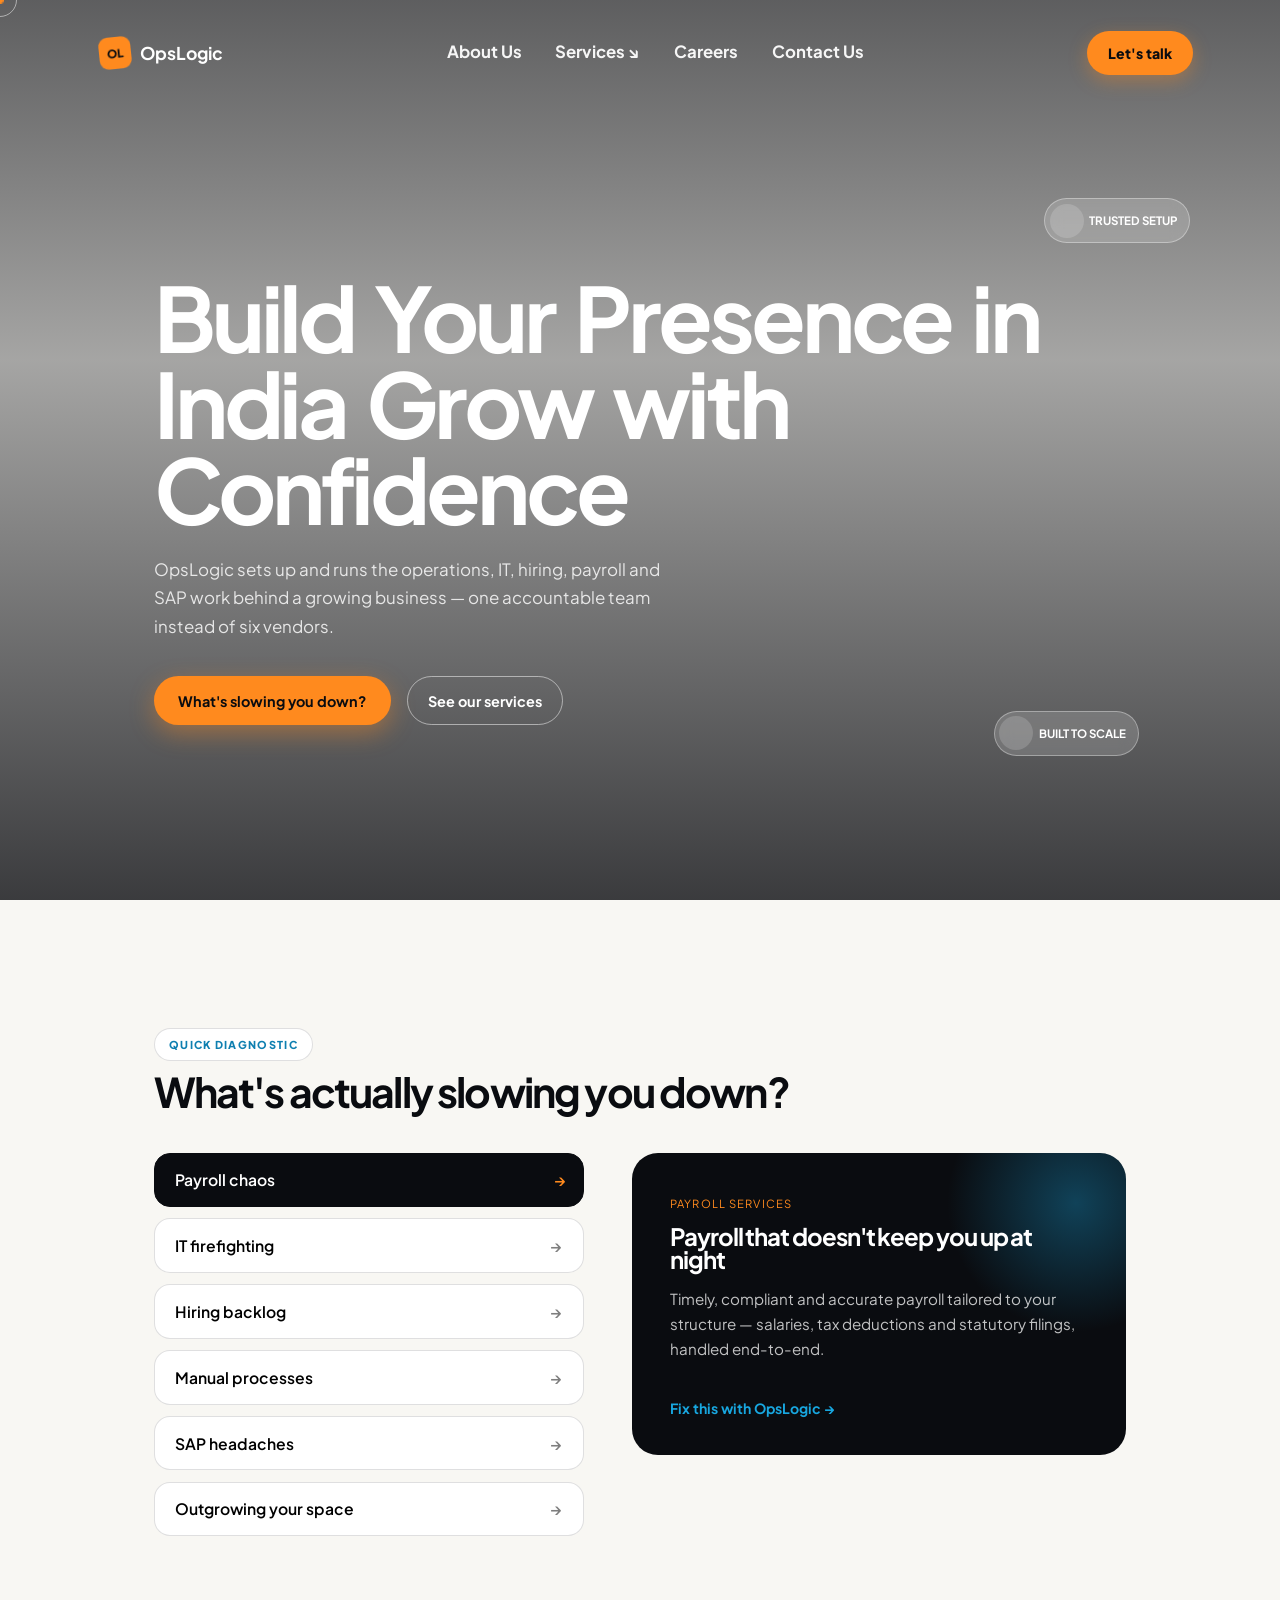
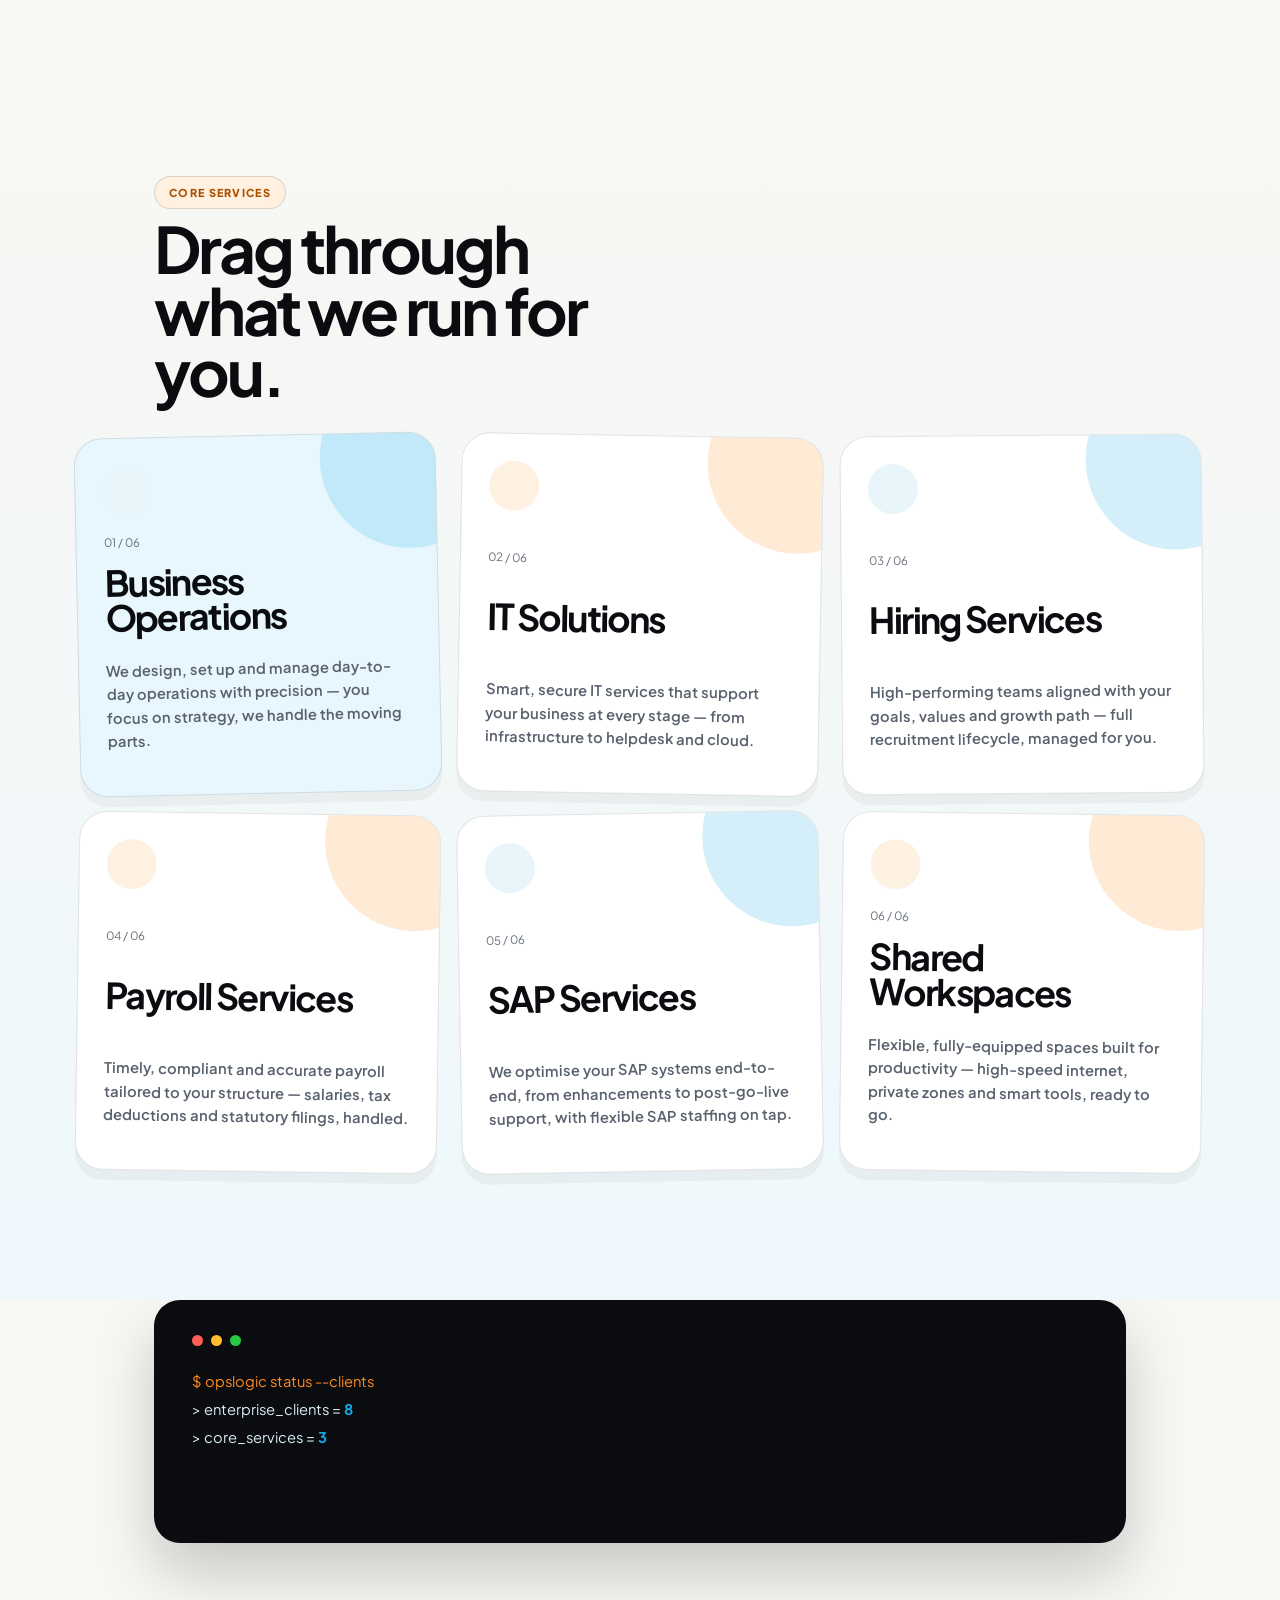
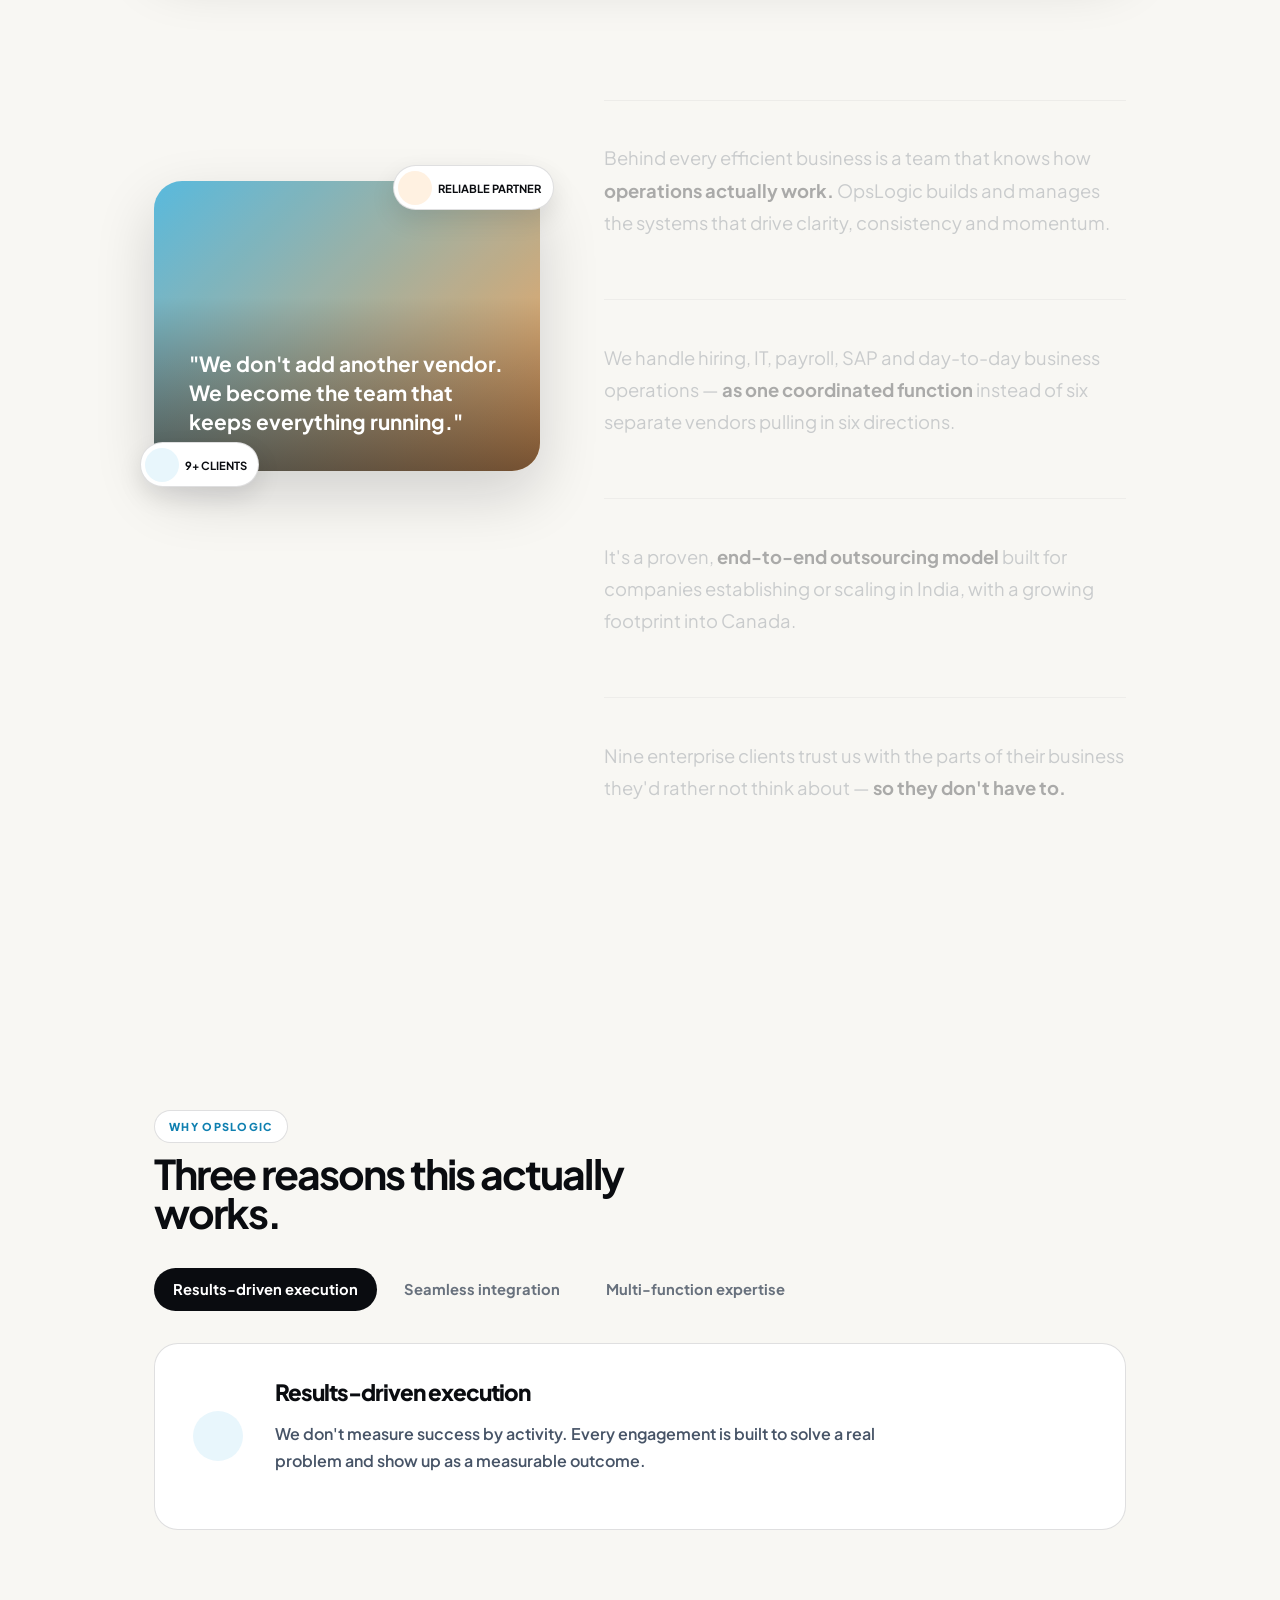
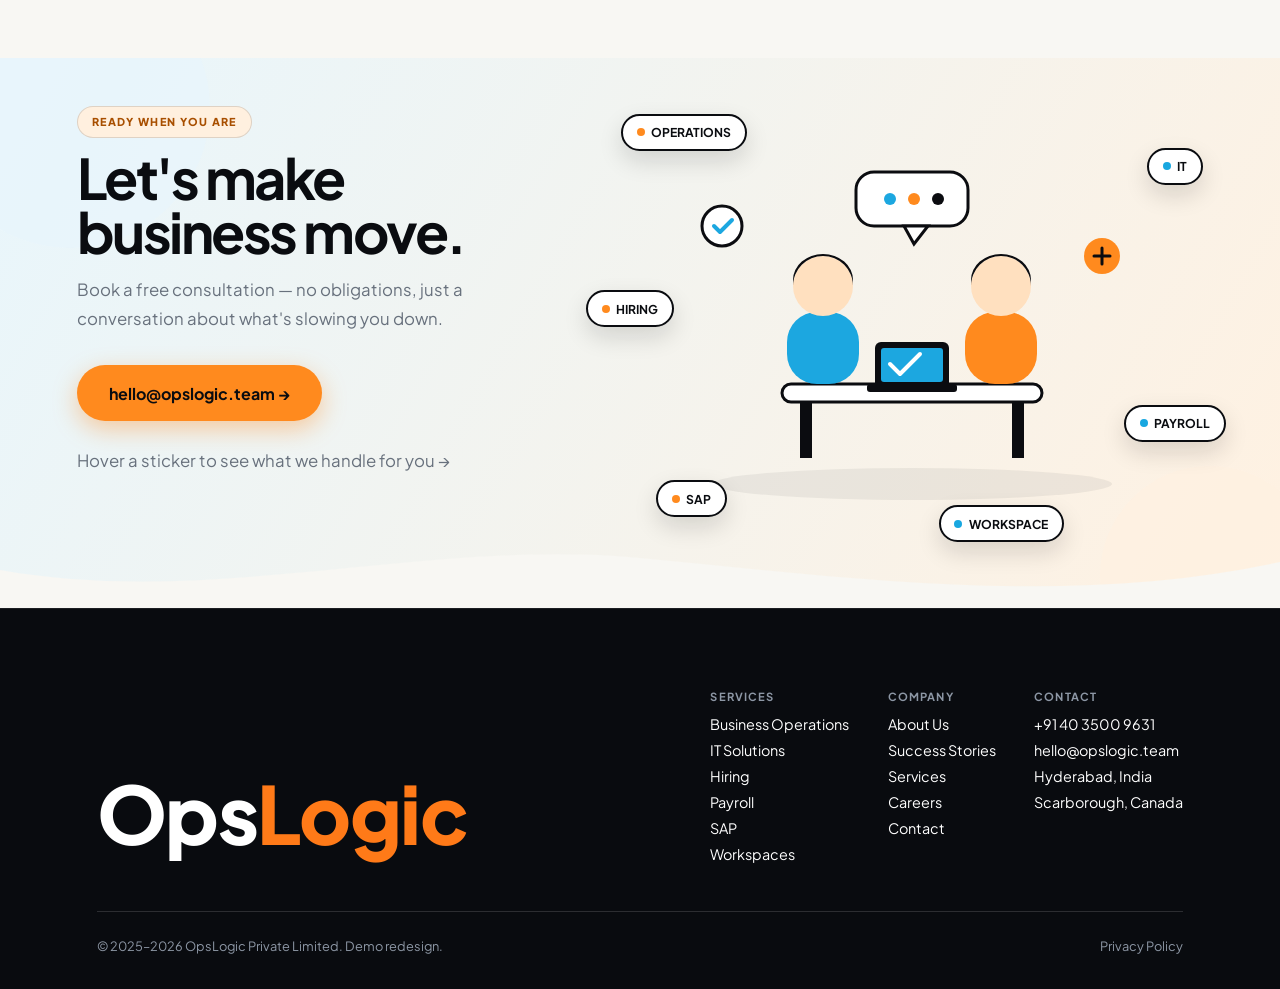
<file: index.html>
<!DOCTYPE html>
<html lang="en">
<head>
<meta charset="UTF-8">
<meta name="viewport" content="width=device-width, initial-scale=1">
<title>OpsLogic — Let's Make Business Move

</title>
<meta name="description" content="OpsLogic — Business Operations, IT, Hiring, Payroll, SAP & Shared Workspace solutions.">
<style>
  :root{
    --ink:#0b0c10;
    --paper:#faf9f6;
    --card:#ffffff;
    --line: rgba(11,12,16,0.1);
    --muted:#6b7280;
    --blue:#1ca7e0;
    --blue-deep:#0e7fb0;
    --blue-wash:#e8f6fc;
    --orange:#ff8a1e;
    --orange-wash:#fff1e1;
    --ease: cubic-bezier(.22,1,.36,1);
  }
  *{ box-sizing:border-box; }
  html{ scroll-behavior:smooth; }
  body{ margin:0; background:var(--paper); color:var(--ink); font-family:"Plus Jakarta Sans"; overflow-x:hidden; cursor:none; }
  ::selection{ background:var(--orange); color:var(--ink); }
  img,svg,video{ max-width:100%; display:block; }
  a{ color:inherit; text-decoration:none; }
  button{ font-family:inherit; cursor:none; background:none; border:0; }
  h1,h2,h3{ font-family:"Plus Jakarta Sans"; font-weight:700; line-height:1.06; margin:0; letter-spacing:-.01em; }
  .mono{ font-family:"Plus Jakarta Sans"; }
  .wrap{ max-width:1240px; margin:0 auto; padding:0 6vw; position:relative; }
  section{ position:relative; padding:6.5rem 0; scroll-margin-top:100px; }
  .eyebrow{ font-family:"Plus Jakarta Sans"; font-size:.72rem; letter-spacing:.14em; text-transform:uppercase; color:var(--blue-deep); display:inline-flex; align-items:center; gap:.6em; background:var(--blue-wash); padding:.5em 1em; border-radius:100px; }
  .eyebrow.orange{ color:#b5590c; background:var(--orange-wash); }
  .reveal{ opacity:0; transform:translateY(26px); transition:opacity .75s var(--ease), transform .75s var(--ease); }
  .reveal.in{ opacity:1; transform:translateY(0); }

  .blob{ position:absolute; border-radius:50%; pointer-events:none; z-index:0; opacity:.7; animation:float 9s ease-in-out infinite; }
  @keyframes float{ 0%,100%{ transform:translateY(0);} 50%{ transform:translateY(-18px);} }

  /* ---------- shared custom icon system (real embedded animations, sourced free from LottieFiles) ---------- */
  .icon-badge{ width:50px; height:50px; border-radius:50%; display:flex; align-items:center; justify-content:center; flex-shrink:0; overflow:hidden; }
  .icon-badge video, .icon-video{ width:100%; height:100%; object-fit:cover; }
  .icon-badge.wash-blue{ background:var(--blue-wash); }
  .icon-badge.wash-orange{ background:var(--orange-wash); }
  .icon-badge.wash-dark{ background:rgba(255,255,255,.16); }

  .float-badge{
    position:absolute; z-index:4; display:flex; align-items:center; gap:.5em;
    background:rgba(255,255,255,.16); border:1.5px solid rgba(255,255,255,.35); backdrop-filter:blur(8px);
    border-radius:100px; padding:.4em 1.05em .4em .4em; color:#fff;
    font-family:"Plus Jakarta Sans"; font-size:.72rem; font-weight:700; text-transform:uppercase; white-space:nowrap;
    animation:bob 4.6s ease-in-out infinite;
  }
  .float-badge .icon-badge{ width:34px; height:34px; }
  .float-badge.delay1{ animation-delay:.8s; }
  @media (max-width:820px){ .float-badge{ display:none; } }

  .float-badge-light{
    position:absolute; z-index:4; display:flex; align-items:center; gap:.5em;
    background:var(--card); border:1.5px solid var(--line); border-radius:100px; padding:.4em 1.05em .4em .4em;
    font-family:"Plus Jakarta Sans"; font-size:.7rem; font-weight:700; text-transform:uppercase; color:var(--ink);
    box-shadow:0 10px 24px rgba(11,12,16,.1); animation:bob 5s ease-in-out infinite; white-space:nowrap;
  }
  .float-badge-light .icon-badge{ width:34px; height:34px; }
  .float-badge-light.delay1{ animation-delay:1s; }
  @media (max-width:820px){ .float-badge-light{ display:none; } }

  .wave-divider{ display:block; width:100%; line-height:0; }
  .wave-divider svg{ width:100%; height:70px; display:block; }

  .cur-dot,.cur-ring{ position:fixed; top:0; left:0; pointer-events:none; z-index:9999; border-radius:50%; transform:translate(-50%,-50%); will-change:transform; }
  .cur-dot{ width:7px; height:7px; background:var(--orange); }
  .cur-ring{ width:34px; height:34px; border:1.5px solid rgba(255,255,255,.5); transition:width .25s var(--ease),height .25s var(--ease),border-color .25s var(--ease),background .25s var(--ease); }
  body.on-light .cur-ring{ border-color:rgba(11,12,16,.35); }
  .cur-ring.big{ width:88px; height:88px; background:rgba(255,138,30,.16); border-color:var(--orange); }
  .cur-label{ position:absolute; inset:0; display:flex; align-items:center; justify-content:center; font-family:"Plus Jakarta Sans"; font-size:.6rem; letter-spacing:.08em; text-transform:uppercase; color:var(--ink); opacity:0; text-align:center; transition:opacity .2s var(--ease); }
  .cur-ring.big .cur-label{ opacity:1; }
  @media (hover:none),(pointer:coarse){ .cur-dot,.cur-ring{ display:none; } body,button,a{ cursor:auto; } }

  /* ---------- nav: transparent over hero, solid on scroll ---------- */
  header{ position:fixed; top:0; left:0; right:0; z-index:500; padding:20px 6vw; transition:padding .3s var(--ease); }
  .nav-inner{ max-width:1240px; margin:0 auto; display:flex; align-items:center; justify-content:space-between;
    padding:.6rem .6rem .6rem 1.3rem; border-radius:100px; transition:background .3s var(--ease), box-shadow .3s var(--ease), border-color .3s var(--ease); border:1.5px solid transparent; }
  header.scrolled .nav-inner{ background:rgba(255,255,255,.86); backdrop-filter:blur(14px); box-shadow:0 10px 30px rgba(11,12,16,.08); border-color:var(--line); }
  .logo{ display:flex; align-items:center; gap:.55em; font-family:"Plus Jakarta Sans"; font-weight:700; font-size:1.1rem; color:#fff; transition:color .3s var(--ease); }
  header.scrolled .logo{ color:var(--ink); }
  .logo-mark{ width:32px; height:32px; border-radius:9px; background:var(--orange); display:flex; align-items:center; justify-content:center; transform:rotate(-6deg); transition:transform .3s var(--ease); }
  .logo:hover .logo-mark{ transform:rotate(6deg) scale(1.08); }
  .logo-mark span{ color:var(--ink); font-weight:800; font-size:.72rem; }
  nav.links{ display:flex; gap:.2rem; align-items:center; }
  nav.links a{ font-size:1.02rem; font-weight:600; color:rgba(255,255,255,.85); padding:.6em 1em; border-radius:100px; transition:color .3s var(--ease); }
  header.scrolled nav.links a{ color:var(--ink); }
  nav.links a:hover{ background:rgba(255,255,255,.14); }
  header.scrolled nav.links a:hover{ background:var(--blue-wash); color:var(--blue-deep); }
  nav.links a.tpl{ color:var(--orange); }
  .nav-cta{ font-size:.83rem; font-weight:700; background:var(--orange); color:var(--ink); padding:.75em 1.4em; border-radius:100px; box-shadow:0 6px 18px rgba(255,138,30,.35); transition:transform .18s var(--ease); }
  .nav-cta:hover{ transform:translateY(-2px); }
  @media (max-width:980px){ nav.links{ display:none; } }

  /* ---------- HERO — full-bleed video ---------- */
  .hero{ position:relative; min-height:100vh; display:flex; align-items:center; padding:0; overflow:hidden; }
  #hero-video{ position:absolute; top:50%; left:50%; min-width:100%; min-height:100%; width:auto; height:auto; transform:translate(-50%,-50%) scale(1.02); object-fit:cover; filter:saturate(1.08) contrast(1.04); transition:transform 8s var(--ease); }
  .hero::before{ content:''; position:absolute; inset:0; z-index:1; background:linear-gradient(180deg, rgba(11,12,16,.65) 0%, rgba(11,12,16,.35) 40%, rgba(11,12,16,.8) 100%); }
  .video-spot{ position:absolute; z-index:2; inset:0; pointer-events:none; opacity:0; transition:opacity .35s var(--ease); background:radial-gradient(280px circle at var(--sx,50%) var(--sy,50%), rgba(28,167,224,.3), rgba(255,138,30,.14) 45%, transparent 70%); }
  .hero.spotlit .video-spot{ opacity:1; }
  .hero-inner{ position:relative; z-index:3; width:100%; padding-top:80px; }
  .hero-tag{ color:#fff; font-family:"Plus Jakarta Sans"; font-size:.76rem; letter-spacing:.14em; text-transform:uppercase; opacity:.85; background:rgba(255,255,255,.12); border:1px solid rgba(255,255,255,.25); display:inline-flex; padding:.5em 1.1em; border-radius:100px; backdrop-filter:blur(6px); }
  .hero h1{ color:#fff; font-size:clamp(2.4rem,7vw,6rem); margin:1.2rem 0 1.4rem; max-width:15ch; }
  .hero h1 .word{ display:inline-block; margin-right:.22em; transition:transform .35s var(--ease), color .35s var(--ease); cursor:none; }
  .hero h1 .word:hover{ color:var(--orange); transform:translateY(-6px) rotate(-2deg); }
  .hero h1 .accent{ color:var(--blue); font-style:italic; }
  .hero p.sub{ color:rgba(255,255,255,.82); max-width:44ch; font-size:1.06rem; margin-bottom:2.2rem; }
  .hero-ctas{ display:flex; gap:1rem; flex-wrap:wrap; }
  .btn-primary{ display:inline-flex; align-items:center; gap:.6em; background:var(--orange); color:var(--ink); font-weight:700; font-size:.9rem; padding:1em 1.7em; border-radius:100px; transition:transform .18s var(--ease), box-shadow .3s var(--ease); box-shadow:0 8px 24px rgba(255,138,30,.4); }
  .btn-primary:hover{ transform:translateY(-3px); }
  .btn-ghost-light{ display:inline-flex; align-items:center; gap:.6em; font-weight:700; font-size:.9rem; color:#fff; padding:1em 1.4em; border:1.5px solid rgba(255,255,255,.5); border-radius:100px; }
  .btn-ghost-light:hover{ border-color:#fff; background:rgba(255,255,255,.12); }
  .scroll-cue{ position:absolute; bottom:34px; left:6vw; z-index:3; display:flex; align-items:center; gap:.7em; color:rgba(255,255,255,.75); font-family:"Plus Jakarta Sans"; font-size:.68rem; letter-spacing:.14em; text-transform:uppercase; }
  .scroll-cue .line{ width:32px; height:1px; background:rgba(255,255,255,.5); position:relative; overflow:hidden; }
  .scroll-cue .line::after{ content:''; position:absolute; left:-100%; top:0; bottom:0; width:100%; background:var(--orange); animation:cue 2.2s ease-in-out infinite; }
  @keyframes cue{ 0%{left:-100%;} 50%{left:0;} 100%{left:100%;} }

  /* ---------- DIAGNOSTIC (chip selector) ---------- */
  .diagnostic{ background:var(--paper); }
  .diag-head{ max-width:640px; margin-bottom:2.6rem; }
  .diag-head h2{ font-size:clamp(1.8rem,3.2vw,2.6rem); margin-top:.7rem; }
  .diag-grid{ display:grid; grid-template-columns:1fr 1.15fr; gap:3rem; align-items:start; }
  @media (max-width:900px){ .diag-grid{ grid-template-columns:1fr; } }
  .chip-list{ display:flex; flex-direction:column; gap:.7rem; }
  .chip{ text-align:left; border:1.5px solid var(--line); background:var(--card); border-radius:16px; padding:1.05rem 1.3rem; font-weight:600; font-size:.98rem; display:flex; justify-content:space-between; align-items:center; transition:border-color .2s var(--ease), background .2s var(--ease), transform .2s var(--ease); }
  .chip:hover{ border-color:var(--blue); transform:translateX(4px); }
  .chip.active{ background:var(--ink); color:#fff; border-color:var(--ink); }
  .chip .arrow{ font-family:"Plus Jakarta Sans"; opacity:.5; transition:transform .2s var(--ease); }
  .chip.active .arrow{ opacity:1; transform:translateX(4px); color:var(--orange); }

  .diag-panel{ background:var(--ink); color:#fff; border-radius:26px; padding:2.4rem; min-height:280px; display:flex; flex-direction:column; justify-content:space-between; position:relative; overflow:hidden; }
  .diag-panel::before{ content:''; position:absolute; width:260px; height:260px; background:radial-gradient(circle, rgba(28,167,224,.35), transparent 70%); top:-80px; right:-80px; border-radius:50%; }
  .diag-panel-body{ position:relative; z-index:1; }
  .diag-panel .tag{ font-family:"Plus Jakarta Sans"; font-size:.7rem; letter-spacing:.1em; text-transform:uppercase; color:var(--orange); }
  .diag-panel h3{ color:#fff; font-size:1.5rem; margin:.8rem 0 .8rem; }
  .diag-panel p{ color:rgba(255,255,255,.75); font-size:.95rem; line-height:1.65; max-width:44ch; }
  .diag-panel a.diag-cta{ position:relative; z-index:1; margin-top:1.4rem; display:inline-flex; align-items:center; gap:.5em; font-weight:700; font-size:.88rem; color:var(--blue); }
  .diag-panel a.diag-cta:hover{ color:var(--orange); }

  /* ---------- SERVICES — drag scroll gallery ---------- */
  .services{ overflow:hidden; }
  .services-head{ display:flex; justify-content:space-between; align-items:flex-end; gap:2rem; flex-wrap:wrap; margin-bottom:2rem; }
  .services-head h2{ font-size:clamp(1.8rem,3.2vw,2.6rem); margin-top:.6rem; max-width:16ch; }
  .drag-hint{ font-family:"Plus Jakarta Sans"; font-size:.72rem; color:var(--muted); text-transform:uppercase; letter-spacing:.06em; display:flex; align-items:center; gap:.5em; }
  .gallery-track{ display:flex; gap:1.2rem; overflow-x:auto; padding:.5rem 6vw 2rem; margin:0 -6vw; scroll-snap-type:x proximity; cursor:grab; scrollbar-width:none; }
  .gallery-track::-webkit-scrollbar{ display:none; }
  .gallery-track.dragging{ cursor:grabbing; scroll-behavior:auto; }
  .service-slide{ flex:0 0 320px; scroll-snap-align:start; background:var(--card); border:1.5px solid var(--line); border-radius:24px; padding:2rem 1.6rem; user-select:none; }
  .service-slide:nth-child(6n+1){ background:var(--blue-wash); }
  .service-slide:nth-child(6n+2){ background:var(--orange-wash); }
  .service-slide:nth-child(6n+3){ background:#eef0ff; }
  .service-slide:nth-child(6n+4){ background:var(--orange-wash); }
  .service-slide:nth-child(6n+5){ background:var(--blue-wash); }
  .service-slide:nth-child(6n+6){ background:#eef0ff; }
  .service-slide .idx{ font-family:"Plus Jakarta Sans"; font-size:.72rem; color:var(--muted); }
  .service-slide h3{ font-size:1.3rem; margin:1rem 0 .7rem; }
  .service-slide p{ color:var(--muted); font-size:.9rem; line-height:1.6; }
  .gallery-nav{ display:flex; gap:.6rem; }
  .gnav-btn{ width:42px; height:42px; border-radius:50%; border:1.5px solid var(--line); display:flex; align-items:center; justify-content:center; transition:border-color .2s var(--ease), background .2s var(--ease); }
  .gnav-btn:hover{ border-color:var(--ink); background:var(--ink); color:#fff; }

  /* ---------- TERMINAL STATS ---------- */
  .terminal-wrap{ background:var(--ink); border-radius:26px; padding:2.2rem 2.4rem; color:#d8ecf5; box-shadow:0 30px 60px rgba(11,12,16,.2); }
  .terminal-head{ display:flex; gap:.5em; margin-bottom:1.4rem; }
  .terminal-dot{ width:11px; height:11px; border-radius:50%; }
  .terminal-line{ font-family:"Plus Jakarta Sans"; font-size:.92rem; line-height:1.9; opacity:0; }
  .terminal-line.shown{ opacity:1; }
  .terminal-line .prompt{ color:var(--orange); }
  .terminal-line .val{ color:var(--blue); font-weight:700; }
  .terminal-cursor{ display:inline-block; width:8px; height:16px; background:var(--blue); vertical-align:middle; animation:blink 1s step-start infinite; }
  @keyframes blink{ 50%{ opacity:0; } }

  /* ---------- ABOUT — sticky scrollytelling ---------- */
  .about{ padding-top:0; }
  .about-grid{ display:grid; grid-template-columns:.85fr 1.15fr; gap:5vw; }
  @media (max-width:900px){ .about-grid{ grid-template-columns:1fr; } }
  .about-sticky{ position:sticky; top:110px; align-self:start; height:fit-content; }
  .about-card{ position:relative; aspect-ratio:4/3; border-radius:28px; overflow:hidden; box-shadow:0 24px 60px rgba(11,12,16,.16); display:flex; flex-direction:column; justify-content:flex-end; }
  .about-card video{ position:absolute; inset:0; width:100%; height:100%; object-fit:cover; }
  .about-card::before{ content:''; position:absolute; inset:0; background:linear-gradient(135deg, rgba(28,167,224,.72), rgba(255,138,30,.72)); mix-blend-mode:multiply; }
  .about-card::after{ content:''; position:absolute; inset:0; background:linear-gradient(180deg, rgba(11,12,16,0) 40%, rgba(11,12,16,.55) 100%); }
  .about-card p{ position:relative; z-index:2; align-self:flex-end; margin:0; padding:2.2rem; }
  .about-card p{ font-family:"Plus Jakarta Sans"; color:#fff; font-size:1.3rem; font-weight:700; line-height:1.4; }
  .about-para{ opacity:.32; transform:translateY(10px); transition:opacity .5s var(--ease), transform .5s var(--ease); padding:2.6rem 0; border-top:1.5px solid var(--line); font-size:1.15rem; line-height:1.75; color:var(--muted); max-width:56ch; }
  .about-para.active{ opacity:1; transform:translateY(0); color:var(--ink); }
  .about-para strong{ color:var(--ink); }

  /* ---------- WHY — tabs ---------- */
  .why-tabs{ display:flex; gap:.5rem; margin-bottom:2rem; flex-wrap:wrap; position:relative; }
  .why-tab{ font-weight:700; font-size:.92rem; padding:.85em 1.3em; border-radius:100px; color:var(--muted); position:relative; z-index:1; transition:color .3s var(--ease); }
  .why-tab.active{ color:#fff; }
  .why-tab-indicator{ position:absolute; top:0; height:100%; background:var(--ink); border-radius:100px; transition:transform .35s var(--ease), width .35s var(--ease); z-index:0; }
  .why-panel{ display:none; background:var(--card); border:1.5px solid var(--line); border-radius:24px; padding:2.4rem; }
  .why-panel.active{ display:grid; grid-template-columns:auto 1fr; gap:2rem; align-items:center; }
  @media (max-width:700px){ .why-panel.active{ grid-template-columns:1fr; } }
  .why-num{ font-family:"Plus Jakarta Sans"; font-weight:800; font-size:3.6rem; color:var(--blue-wash); -webkit-text-stroke:2px var(--blue); }
  .why-panel h3{ font-size:1.4rem; margin-bottom:.7rem; }
  .why-panel p{ color:var(--muted); line-height:1.7; max-width:56ch; }

  /* ---------- CTA — full-bleed illustrated band ---------- */
  .cta-band{ width:100%; background:linear-gradient(120deg, var(--blue-wash) 0%, var(--orange-wash) 100%); overflow:hidden; position:relative; padding:3rem 0 5rem; }
  .cta-band-grid{ max-width:1360px; margin:0 auto; padding:0 6vw; display:grid; grid-template-columns:1fr 1.15fr; gap:3vw; align-items:start; position:relative; z-index:2; }
  @media (max-width:960px){ .cta-band-grid{ grid-template-columns:1fr; text-align:center; } }
  .cta-copy h2{ font-size:clamp(2.1rem,4.6vw,3.5rem); margin:.8rem 0 1.1rem; max-width:12ch; }
  @media (max-width:960px){ .cta-copy h2{ margin-left:auto; margin-right:auto; } }
  .cta-copy p{ color:var(--muted); font-size:1.05rem; max-width:40ch; margin-bottom:2rem; }
  @media (max-width:960px){ .cta-copy p{ margin-left:auto; margin-right:auto; } }
  .cta-copy .btn-primary{ font-size:1rem; padding:1.1em 2em; }
  .sticker-caption{ margin-top:1.6rem; min-height:2.2rem; color:var(--muted); font-size:.92rem; max-width:40ch; }
  @media (max-width:960px){ .sticker-caption{ margin-left:auto; margin-right:auto; } }
  .sticker-caption strong{ color:var(--ink); }

  .illustration-stage{ position:relative; width:100%; }
  .illustration-stage svg{ width:100%; height:auto; max-width:560px; margin:0 auto; display:block; position:relative; z-index:1; }
  .scene-bob{ animation:bob 4.2s ease-in-out infinite; transform-origin:center; }
  .scene-bob.delay1{ animation-delay:.4s; }
  .scene-bob.delay2{ animation-delay:.8s; }
  @keyframes bob{ 0%,100%{ transform:translateY(0);} 50%{ transform:translateY(-7px);} }
  .chat-dot{ animation:dotpulse 1.3s ease-in-out infinite; transform-origin:center; }
  .chat-dot.d2{ animation-delay:.2s; } .chat-dot.d3{ animation-delay:.4s; }
  @keyframes dotpulse{ 0%,60%,100%{ opacity:.35; transform:translateY(0);} 30%{ opacity:1; transform:translateY(-4px);} }

  .stage-sticker{
    position:absolute; z-index:5; display:flex; align-items:center; gap:.5em;
    background:var(--card); border:2px solid var(--ink); border-radius:100px; padding:.7em 1.15em;
    font-family:"Plus Jakarta Sans"; font-weight:700; font-size:.76rem; text-transform:uppercase; white-space:nowrap;
    box-shadow:0 10px 24px rgba(11,12,16,.14); cursor:none;
    animation:stickerfloat 5s ease-in-out infinite;
    transition:transform .25s var(--ease), background .25s var(--ease), color .25s var(--ease), box-shadow .25s var(--ease);
  }
  .stage-sticker .dot{ width:8px; height:8px; border-radius:50%; background:var(--blue); flex-shrink:0; }
  .stage-sticker:nth-child(2n) .dot{ background:var(--orange); }
  .stage-sticker:hover{ transform:scale(1.15) rotate(0deg) !important; background:var(--ink); color:#fff; box-shadow:0 18px 34px rgba(11,12,16,.3); }
  .stage-sticker:hover .dot{ background:var(--orange); }
  @keyframes stickerfloat{ 0%,100%{ transform:translateY(0) rotate(var(--rot,0deg)); } 50%{ transform:translateY(-9px) rotate(var(--rot,0deg)); } }
  @media (max-width:760px){ .stage-sticker{ display:none; } }

  .cta-text{ text-align:center; max-width:520px; margin:0 auto; }
  .cta-text h2{ font-size:clamp(1.8rem,3.4vw,2.6rem); margin:.7rem 0 1rem; }
  .cta-text p{ color:var(--muted); }

  footer{ padding:5rem 0 2.2rem; border-top:1.5px solid var(--line); }
  .foot-top{ display:flex; justify-content:space-between; align-items:flex-end; flex-wrap:wrap; gap:2rem; margin-bottom:3rem; }
  .foot-top .flogo{ font-family:"Plus Jakarta Sans"; font-weight:800; font-size:clamp(2.4rem,7vw,5rem); letter-spacing:-.02em; }
  .foot-top .flogo .orange{ color:var(--orange); }
  .foot-links{ display:flex; gap:2.4rem; flex-wrap:wrap; }
  .foot-links h4{ font-family:"Plus Jakarta Sans"; font-size:.7rem; letter-spacing:.1em; text-transform:uppercase; color:var(--muted); margin:0 0 .8rem; }
  .foot-links ul{ list-style:none; margin:0; padding:0; display:flex; flex-direction:column; gap:.5rem; }
  .foot-links a{ font-size:.9rem; }
  .foot-links a:hover{ color:var(--orange); }
  .foot-bottom{ display:flex; justify-content:space-between; flex-wrap:wrap; gap:1rem; padding-top:1.6rem; border-top:1.5px solid var(--line); font-size:.8rem; color:var(--muted); }

  @media (prefers-reduced-motion: reduce){ *{ animation-duration:.001ms !important; animation-iteration-count:1 !important; transition-duration:.001ms !important; scroll-behavior:auto !important; } }
  /* homepage navigation and dark-card readability refinements */
  header{padding:20px 6vw;background:transparent;transition:padding .3s var(--ease);}
  .nav-inner{max-width:1240px;background:transparent;backdrop-filter:none;border-color:transparent;box-shadow:none;padding:.6rem .6rem .6rem 1.3rem;}
  header.scrolled{padding:10px 4vw;}
  header.scrolled .nav-inner{max-width:1180px;background:rgba(255,255,255,.94);backdrop-filter:blur(16px);border-color:rgba(255,255,255,.65);box-shadow:0 10px 30px rgba(11,12,16,.13);padding:.58rem .7rem .58rem 1.25rem;}
  .logo{color:#fff;}
  header.scrolled .logo{color:var(--ink);}
  nav.links a{color:rgba(255,255,255,.9);font-weight:800;font-size:1.02rem;}
  header.scrolled nav.links a{color:var(--ink);}
  nav.links a:hover,header.scrolled nav.links a:hover{background:var(--blue-wash);color:var(--blue-deep);}
  .nav-cta{display:inline-flex;white-space:nowrap;}
  .why-panel{color:var(--ink);}
  .why-panel h3{color:var(--ink);font-weight:800;}
  .why-panel p{color:#475467;font-weight:600;}
  .service-slide p{color:#475467;font-weight:600;}
</style>
<link rel="stylesheet" href="site.css"><style><style>
@font-face{font-family:"Plus Jakarta Sans";src:url("assets/fonts/PlusJakartaSans-Regular.ttf") format("truetype");font-weight:400;font-style:normal;font-display:swap}
@font-face{font-family:"Plus Jakarta Sans";src:url("assets/fonts/PlusJakartaSans-Medium.ttf") format("truetype");font-weight:500;font-style:normal;font-display:swap}
@font-face{font-family:"Plus Jakarta Sans";src:url("assets/fonts/PlusJakartaSans-SemiBold.ttf") format("truetype");font-weight:600;font-style:normal;font-display:swap}
@font-face{font-family:"Plus Jakarta Sans";src:url("assets/fonts/PlusJakartaSans-Bold.ttf") format("truetype");font-weight:700;font-style:normal;font-display:swap}
@font-face{font-family:"Plus Jakarta Sans";src:url("assets/fonts/PlusJakartaSans-ExtraBold.ttf") format("truetype");font-weight:800 900;font-style:normal;font-display:swap}
</style>
</head>
<body>

<div class="cur-dot" id="curDot"></div>
<div class="cur-ring" id="curRing"><span class="cur-label" id="curLabel"></span></div>

<header id="siteHeader">
  <div class="nav-inner">
    <a href="#top" class="logo">
      <span class="logo-mark"><span>OL</span></span>
      OpsLogic
    </a>
    <nav class="links">
      <a href="about-us.html">About Us</a>
      <div class="home-service-drop"><button type="button">Services ↘</button><div class="home-service-menu">
      <a href="business-operations.html">Business Operations</a><a href="it-solutions.html">IT Solutions</a><a href="hiring-services.html">Hiring Services</a><a href="payroll-services.html">Payroll Services</a><a href="sap-services.html">SAP Services</a><a href="shared-workspaces.html">Shared Workspaces</a>
      </div></div>
      <a href="careers.html">Careers</a>
      <a href="contact-us.html">Contact Us</a>
    </nav>
    <a href="contact-us.html" class="nav-cta magnetic" data-cursor="click">Let's talk</a>
  </div>
</header>

<main id="top">

  <section class="hero" id="heroSection">
    <video id="hero-video" autoplay muted loop playsinline
      poster="https://assets.mixkit.co/videos/40680/40680-thumb-360-0.jpg">
      <source src="https://assets.mixkit.co/videos/40680/40680-360.mp4" type="video/mp4">
    </video>
    <div class="video-spot" id="videoSpot"></div>
    <div class="wrap hero-inner">
      <!-- <span class="hero-tag">✦ Operations partner · Est. Hyderabad</span> -->
      <h1 id="heroHeading"></h1>
      <p class="sub">OpsLogic sets up and runs the operations, IT, hiring, payroll and SAP work behind a growing business — one accountable team instead of six vendors.</p>
      <div class="hero-ctas">
        <a href="#diagnostic" class="btn-primary magnetic" data-cursor="click">What's slowing you down?</a>
        <a href="#services" class="btn-ghost-light">See our services</a>
      </div>
    </div>
    <!-- <div class="scroll-cue"><span class="line"></div> -->
    <div class="float-badge" id="heroBadge1" style="top:22%; right:7%;"><span class="icon-badge wash-dark" data-icon="check"></span>Trusted setup</div>
    <div class="float-badge delay1" id="heroBadge2" style="bottom:16%; right:11%;"><span class="icon-badge wash-dark" data-icon="chart"></span>Built to scale</div>
  </section>

  <!-- ================= DIAGNOSTIC ================= -->
  <section class="diagnostic" id="diagnostic">
    <div class="wrap">
      <div class="diag-head reveal">
        <span class="eyebrow">Quick diagnostic</span>
        <h2>What's actually slowing you down?</h2>
      </div>
      <div class="diag-grid reveal">
        <div class="chip-list" id="chipList"></div>
        <div class="diag-panel" id="diagPanel">
          <div class="diag-panel-body">
            <span class="tag" id="diagTag"></span>
            <h3 id="diagTitle"></h3>
            <p id="diagBody"></p>
          </div>
          <a href="#contact" class="diag-cta magnetic" data-cursor="click">Fix this with OpsLogic →</a>
        </div>
      </div>
    </div>
  </section>

  <!-- ================= SERVICES — drag gallery ================= -->
  <section id="services">
    <div class="wrap">
      <div class="services-head reveal">
        <div>
          <span class="eyebrow orange">Core services</span>
          <h2>Drag through what we run for you.</h2>
        </div>
        <div class="gallery-nav">
          <button class="gnav-btn" id="galPrev" aria-label="Previous">←</button>
          <button class="gnav-btn" id="galNext" aria-label="Next">→</button>
        </div>
      </div>
    </div>
    <div class="gallery-track" id="galleryTrack"></div>
  </section>

  <!-- ================= TERMINAL STATS ================= -->
  <section style="padding-top:0;">
    <div class="wrap">
      <div class="terminal-wrap reveal" id="terminalWrap">
        <div class="terminal-head">
          <span class="terminal-dot" style="background:#ff5f57;"></span>
          <span class="terminal-dot" style="background:#febc2e;"></span>
          <span class="terminal-dot" style="background:#28c840;"></span>
        </div>
        <div id="terminalLines"></div>
      </div>
    </div>
  </section>

  <!-- ================= ABOUT — sticky scrollytelling ================= -->
  <section id="about" class="about">
    <div class="wrap about-grid">
      <div class="about-sticky reveal" style="position:relative;">
        <div class="about-card">
          <video autoplay muted loop playsinline poster="" src="https://assets-v2.lottiefiles.com/a/c36b07ca-1167-11ee-bf57-f7bd58cf486c/PghqFahems.mp4"></video>
          <p>"We don't add another vendor. We become the team that keeps everything running."</p>
        </div>
        <div class="float-badge-light" style="top:-16px; right:-14px;"><span class="icon-badge wash-orange" data-icon="shield"></span>Reliable partner</div>
        <div class="float-badge-light delay1" style="bottom:-16px; left:-14px;"><span class="icon-badge wash-blue" data-icon="hiring"></span>9+ clients</div>
      </div>
      <div>
        <p class="about-para">Behind every efficient business is a team that knows how <strong>operations actually work.</strong> OpsLogic builds and manages the systems that drive clarity, consistency and momentum.</p>
        <p class="about-para">We handle hiring, IT, payroll, SAP and day-to-day business operations — <strong>as one coordinated function</strong> instead of six separate vendors pulling in six directions.</p>
        <p class="about-para">It's a proven, <strong>end-to-end outsourcing model</strong> built for companies establishing or scaling in India, with a growing footprint into Canada.</p>
        <p class="about-para">Nine enterprise clients trust us with the parts of their business they'd rather not think about — <strong>so they don't have to.</strong></p>
      </div>
    </div>
  </section>

  <!-- ================= WHY — tabs ================= -->
  <section id="why">
    <div class="wrap">
      <span class="eyebrow reveal">Why OpsLogic</span>
      <h2 class="reveal" style="font-size:clamp(1.8rem,3.2vw,2.6rem); margin:.7rem 0 2.2rem; max-width:18ch;">Three reasons this actually works.</h2>
      <div class="why-tabs" id="whyTabs"></div>
      <div id="whyPanels"></div>
    </div>
  </section>

  <!-- ================= CTA — illustrated band ================= -->
  <section id="contact" style="padding:0;">
    <div class="cta-band">
      <div class="blob" style="width:280px;height:280px;background:var(--blue-wash);top:-90px;left:-70px;"></div>
      <div class="blob" style="width:220px;height:220px;background:var(--orange-wash);bottom:-80px;right:-40px;animation-delay:1s;"></div>

      <div class="cta-band-grid">
        <div class="cta-copy reveal">
          <span class="eyebrow orange">Ready when you are</span>
          <h2>Let's make business move.</h2>
          <p>Book a free consultation — no obligations, just a conversation about what's slowing you down.</p>
          <a href="mailto:hello@opslogic.team" class="btn-primary magnetic" data-cursor="click">hello@opslogic.team →</a>
          <p class="sticker-caption" id="stickerCaption">Hover a sticker to see what we handle for you →</p>
        </div>

        <div class="illustration-stage reveal" id="illustrationStage">
          <svg viewBox="0 0 560 420" aria-hidden="true">
            <ellipse cx="280" cy="378" rx="200" ry="16" fill="rgba(11,12,16,0.06)"/>
            <rect x="150" y="278" width="260" height="18" rx="9" fill="#ffffff" stroke="#0b0c10" stroke-width="3"/>
            <rect x="168" y="296" width="12" height="56" fill="#0b0c10"/>
            <rect x="380" y="296" width="12" height="56" fill="#0b0c10"/>

            <g class="scene-bob delay1">
              <rect x="243" y="236" width="74" height="48" rx="6" fill="#0b0c10"/>
              <rect x="249" y="242" width="62" height="34" rx="3" fill="#1ca7e0"/>
              <path d="M258 258 l10 10 20 -20" fill="none" stroke="#ffffff" stroke-width="4" stroke-linecap="round" stroke-linejoin="round"/>
              <rect x="235" y="278" width="90" height="8" rx="3" fill="#0b0c10"/>
            </g>

            <g class="scene-bob">
              <rect x="155" y="206" width="72" height="72" rx="30" fill="#1ca7e0"/>
              <circle cx="191" cy="180" r="30" fill="#ffe0bf"/>
              <path d="M161 180 a30 30 0 0 1 60 0 v-6 a30 26 0 0 0 -60 0 Z" fill="#0b0c10"/>
            </g>

            <g class="scene-bob delay2">
              <rect x="333" y="206" width="72" height="72" rx="30" fill="#ff8a1e"/>
              <circle cx="369" cy="180" r="30" fill="#ffe0bf"/>
              <path d="M339 180 a30 30 0 0 1 60 0 v-6 a30 26 0 0 0 -60 0 Z" fill="#0b0c10"/>
            </g>

            <g class="scene-bob" transform="translate(280,96)">
              <rect x="-56" y="-30" width="112" height="54" rx="18" fill="#ffffff" stroke="#0b0c10" stroke-width="3"/>
              <path d="M-8 24 L2 42 L16 24 Z" fill="#ffffff" stroke="#0b0c10" stroke-width="3"/>
              <circle class="chat-dot d1" cx="-22" cy="-3" r="6" fill="#1ca7e0"/>
              <circle class="chat-dot d2" cx="2" cy="-3" r="6" fill="#ff8a1e"/>
              <circle class="chat-dot d3" cx="26" cy="-3" r="6" fill="#0b0c10"/>
            </g>

            <g class="scene-bob delay2">
              <circle cx="90" cy="120" r="20" fill="#ffffff" stroke="#0b0c10" stroke-width="3"/>
              <path d="M82 120 l6 6 12 -12" fill="none" stroke="#1ca7e0" stroke-width="4" stroke-linecap="round" stroke-linejoin="round"/>
            </g>
            <g class="scene-bob delay1">
              <circle cx="470" cy="150" r="18" fill="#ff8a1e"/>
              <path d="M462 150 h16 M470 142 v16" stroke="#0b0c10" stroke-width="3" stroke-linecap="round"/>
            </g>
          </svg>

          <div class="stage-sticker" style="top:2%; left:0%; --rot:-6deg; animation-delay:0s;" data-desc="We run the day-to-day so nothing falls through the cracks."><span class="dot"></span>Operations</div>
          <div class="stage-sticker" style="top:10%; right:0%; --rot:5deg; animation-delay:.6s;" data-desc="Secure, dependable systems — infrastructure to helpdesk."><span class="dot"></span>IT</div>
          <div class="stage-sticker" style="top:44%; left:-6%; --rot:4deg; animation-delay:1.1s;" data-desc="High-performing teams, sourced and onboarded for you."><span class="dot"></span>Hiring</div>
          <div class="stage-sticker" style="bottom:20%; right:-4%; --rot:-4deg; animation-delay:1.6s;" data-desc="Accurate, on-time salaries, taxes and statutory filings."><span class="dot"></span>Payroll</div>
          <div class="stage-sticker" style="bottom:2%; left:6%; --rot:6deg; animation-delay:2s;" data-desc="End-to-end SAP support, plus flexible expert staffing."><span class="dot"></span>SAP</div>
          <div class="stage-sticker" style="bottom:-4%; right:24%; --rot:-3deg; animation-delay:2.4s;" data-desc="Flexible, fully-equipped space that scales with you."><span class="dot"></span>Workspace</div>
        </div>
      </div>
    </div>
  </section>

  <div class="wave-divider" style="margin-top:-68px; position:relative; z-index:3;">
    <svg viewBox="0 0 1440 70" preserveAspectRatio="none"><path d="M0,32 C240,70 480,0 720,20 C960,40 1200,70 1440,24 L1440,70 L0,70 Z" fill="var(--paper)"/></svg>
  </div>

</main>

<footer class="ops-footer">
  <div class="wrap">
    <div class="foot-top">
      <div class="flogo">Ops<span class="orange">Logic</span></div>
      <div class="foot-links">
        <div>
          <h4>Services</h4>
          <ul><li><a href="#services">Business Operations</a></li><li><a href="#services">IT Solutions</a></li><li><a href="#services">Hiring</a></li><li><a href="#services">Payroll</a></li><li><a href="#services">SAP</a></li><li><a href="#services">Workspaces</a></li></ul>
        </div>
        <div>
          <h4>Company</h4>
          <ul><li><a href="about-us.html">About Us</a></li><li><a href="success-stories.html">Success Stories</a></li><li><a href="services.html">Services</a></li><li><a href="careers.html">Careers</a></li><li><a href="contact-us.html">Contact</a></li></ul>
        </div>
        <div>
          <h4>Contact</h4>
          <ul><li><a href="tel:+914035009631">+91 40 3500 9631</a></li><li><a href="mailto:hello@opslogic.team">hello@opslogic.team</a></li><li>Hyderabad, India</li><li>Scarborough, Canada</li></ul>
        </div>
      </div>
    </div>
    <div class="foot-bottom">
      <span>© 2025–2026 OpsLogic Private Limited. Demo redesign.</span>
      <span>Privacy Policy</span>
    </div>
  </div>
</footer>

<script>
(function(){
  "use strict";
  var isTouch = window.matchMedia('(hover: none), (pointer: coarse)').matches;

  /* ---- original, hand-drawn icon set (no third-party assets) ---- */
  /* ---- real free animation files, sourced from LottieFiles (each confirmed
     "Free to use under the Lottie Simple License" on its own page) — every
     key below is a distinct file, none repeated anywhere on the page ---- */
  var VIDEOS = {
    operations: 'https://assets-v2.lottiefiles.com/a/bf1ccdd6-1179-11ee-8ece-2fe0cb52a99c/hiSU5kliFC.mp4', // Settings gear — اردشیر حکیمی
    it:         'https://assets-v2.lottiefiles.com/a/4a9280b2-1171-11ee-ae64-f362e58577ca/yNTVc1bFAL.mp4', // Cloud Icon — Shubham
    hiring:     'https://assets-v2.lottiefiles.com/a/2e419f22-116e-11ee-95aa-83d7b5371961/2v0pm99cSc.mp4', // Handshake — Juan Ocampo
    payroll:    'https://assets-v2.lottiefiles.com/a/eeffa1bc-1161-11ee-b043-5b1f16c675c0/EwKjzIt93D.mp4', // Wallet Icon — Md Najmul Islam Shakil
    sap:        'https://assets-v2.lottiefiles.com/a/7eacce8a-1152-11ee-87af-dbfe14a06e31/eaNi8LPBYR.mp4', // Checklist — Petr Slobodzian
    workspace:  'https://assets-v2.lottiefiles.com/a/c36b07ca-1167-11ee-bf57-f7bd58cf486c/PghqFahems.mp4', // Business team — Alexander Rozhkov
    chart:      'https://assets-v2.lottiefiles.com/a/fcb7bf18-1168-11ee-9ef6-9fceb224df1a/kKNekUElO9.mp4', // Growth Chart — Emi
    shield:     'https://assets-v2.lottiefiles.com/a/65021d7e-1165-11ee-a782-630ecc03fb73/EjR3YSj36D.mp4', // Shield Icon
    check:      'https://assets-v2.lottiefiles.com/a/1e7709c0-1177-11ee-9187-eb8aa7fa9a10/RBxOSWCzD0.mp4'  // Check Mark — sulov
  };
  function iconSvg(key){
    var src = VIDEOS[key] || VIDEOS.check;
    return '<video autoplay muted loop playsinline class="icon-video" src="'+src+'"></video>';
  }
  document.querySelectorAll('[data-icon]').forEach(function(el){
    el.innerHTML = iconSvg(el.dataset.icon);
  });

  var diagnostics = [
    { chip:"Payroll chaos", tag:"Payroll Services", icon:"payroll", title:"Payroll that doesn't keep you up at night", body:"Timely, compliant and accurate payroll tailored to your structure — salaries, tax deductions and statutory filings, handled end-to-end." },
    { chip:"IT firefighting", tag:"IT Solutions", icon:"it", title:"Stop reacting. Start running smoothly.", body:"Smart, secure IT services that support your business at every stage — from infrastructure to helpdesk and cloud, built for scale." },
    { chip:"Hiring backlog", tag:"Hiring Services", icon:"hiring", title:"High-performing teams, without the backlog", body:"Full recruitment lifecycle management — sourcing, screening and onboarding aligned with your goals, values and growth path." },
    { chip:"Manual processes", tag:"Business Operations", icon:"operations", title:"We design and run the operations layer", body:"Process design and day-to-day execution — you focus on strategy, we handle the moving parts that keep things running." },
    { chip:"SAP headaches", tag:"SAP Services", icon:"sap", title:"SAP that just works, post-go-live too", body:"We optimise your SAP systems end-to-end, from enhancements to post-go-live support, with flexible staffing when you need experts fast." },
    { chip:"Outgrowing your space", tag:"Shared Workspaces", icon:"workspace", title:"Space that scales with your team", body:"Fully-equipped, flexible workspaces built for productivity — high-speed internet, private zones and smart tools, ready to go." }
  ];
  var chipList = document.getElementById('chipList');
  var diagTag = document.getElementById('diagTag');
  var diagTitle = document.getElementById('diagTitle');
  var diagBody = document.getElementById('diagBody');
  function setDiagnostic(i){
    var d = diagnostics[i];
    diagTag.textContent = d.tag;
    diagTitle.textContent = d.title;
    diagBody.textContent = d.body;
    document.querySelectorAll('.chip').forEach(function(c,ci){ c.classList.toggle('active', ci===i); });
  }
  diagnostics.forEach(function(d,i){
    var btn = document.createElement('button');
    btn.className = 'chip' + (i===0 ? ' active' : '');
    btn.innerHTML = '<span>'+d.chip+'</span><span class="arrow">→</span>';
    btn.addEventListener('click', function(){ setDiagnostic(i); });
    chipList.appendChild(btn);
  });
  setDiagnostic(0);

  var services = [
    { t:"Business Operations", icon:"operations", d:"We design, set up and manage day-to-day operations with precision — you focus on strategy, we handle the moving parts." },
    { t:"IT Solutions", icon:"it", d:"Smart, secure IT services that support your business at every stage — from infrastructure to helpdesk and cloud." },
    { t:"Hiring Services", icon:"hiring", d:"High-performing teams aligned with your goals, values and growth path — full recruitment lifecycle, managed for you." },
    { t:"Payroll Services", icon:"payroll", d:"Timely, compliant and accurate payroll tailored to your structure — salaries, tax deductions and statutory filings, handled." },
    { t:"SAP Services", icon:"sap", d:"We optimise your SAP systems end-to-end, from enhancements to post-go-live support, with flexible SAP staffing on tap." },
    { t:"Shared Workspaces", icon:"workspace", d:"Flexible, fully-equipped spaces built for productivity — high-speed internet, private zones and smart tools, ready to go." }
  ];
  var galleryTrack = document.getElementById('galleryTrack');
  services.forEach(function(s,i){
    var el = document.createElement('div');
    el.className = 'service-slide';
    var wash = i%2===0 ? 'wash-blue' : 'wash-orange';
    el.innerHTML = '<span class="icon-badge '+wash+'" style="margin-bottom:1rem;">'+iconSvg(s.icon)+'</span><span class="idx">0'+(i+1)+' / 06</span><h3>'+s.t+'</h3><p>'+s.d+'</p>';
    galleryTrack.appendChild(el);
  });
  document.getElementById('galPrev').addEventListener('click', function(){ galleryTrack.scrollBy({left:-340, behavior:'smooth'}); });
  document.getElementById('galNext').addEventListener('click', function(){ galleryTrack.scrollBy({left:340, behavior:'smooth'}); });
  (function dragScroll(){
    var isDown = false, startX, scrollLeft;
    galleryTrack.addEventListener('mousedown', function(e){
      isDown = true; galleryTrack.classList.add('dragging');
      startX = e.pageX - galleryTrack.offsetLeft; scrollLeft = galleryTrack.scrollLeft;
    });
    ['mouseleave','mouseup'].forEach(function(evt){
      galleryTrack.addEventListener(evt, function(){ isDown = false; galleryTrack.classList.remove('dragging'); });
    });
    galleryTrack.addEventListener('mousemove', function(e){
      if(!isDown) return;
      e.preventDefault();
      var x = e.pageX - galleryTrack.offsetLeft;
      galleryTrack.scrollLeft = scrollLeft - (x - startX) * 1.4;
    });
  })();

  var whys = [
    { t:"Results-driven execution", icon:"chart", d:"We don't measure success by activity. Every engagement is built to solve a real problem and show up as a measurable outcome." },
    { t:"Seamless integration", icon:"operations", d:"We act as a true extension of your team, fitting into your existing workflows and pace instead of imposing our own." },
    { t:"Multi-function expertise", icon:"sap", d:"Hiring, IT, payroll and SAP under one roof — one aligned team instead of five separate vendors to manage." }
  ];
  var whyTabs = document.getElementById('whyTabs');
  var whyPanels = document.getElementById('whyPanels');
  var indicator = document.createElement('div');
  indicator.className = 'why-tab-indicator';
  whyTabs.appendChild(indicator);
  whys.forEach(function(w,i){
    var tab = document.createElement('button');
    tab.className = 'why-tab' + (i===0 ? ' active' : '');
    tab.textContent = w.t;
    tab.addEventListener('click', function(){ setWhyTab(i); });
    whyTabs.appendChild(tab);

    var panel = document.createElement('div');
    panel.className = 'why-panel' + (i===0 ? ' active' : '');
    var wash = i%2===0 ? 'wash-blue' : 'wash-orange';
    panel.innerHTML = '<span class="icon-badge '+wash+'">'+iconSvg(w.icon)+'</span><div><h3>'+w.t+'</h3><p>'+w.d+'</p></div>';
    whyPanels.appendChild(panel);
  });
  function setWhyTab(i){
    var tabs = whyTabs.querySelectorAll('.why-tab');
    tabs.forEach(function(t,ti){ t.classList.toggle('active', ti===i); });
    whyPanels.querySelectorAll('.why-panel').forEach(function(p,pi){ p.classList.toggle('active', pi===i); });
    var active = tabs[i];
    indicator.style.width = active.offsetWidth + 'px';
    indicator.style.transform = 'translateX('+active.offsetLeft+'px)';
  }
  window.addEventListener('load', function(){ setWhyTab(0); });
  window.addEventListener('resize', function(){
    var activeIdx = 0;
    whyTabs.querySelectorAll('.why-tab').forEach(function(t,i){ if(t.classList.contains('active')) activeIdx = i; });
    setWhyTab(activeIdx);
  });

  var stickerCaption = document.getElementById('stickerCaption');
  document.querySelectorAll('.stage-sticker').forEach(function(chip){
    chip.addEventListener('mouseenter', function(){
      stickerCaption.innerHTML = '<strong>'+chip.textContent.trim()+':</strong> '+chip.dataset.desc;
    });
    chip.addEventListener('mouseleave', function(){
      stickerCaption.textContent = "Hover a sticker to see what we handle for you →";
    });
  });

  var terminalData = [
    { text:"$ opslogic status --clients", value:null },
    { text:"> enterprise_clients = ", value:9 },
    { text:"> core_services = ", value:6 },
    { text:"> countries_served = ", value:2 },
    { text:"> tailor_made = ", value:100, suffix:"%" }
  ];
  var terminalLines = document.getElementById('terminalLines');
  var termBuilt = false;
  function buildTerminal(){
    if(termBuilt) return; termBuilt = true;
    terminalData.forEach(function(row, i){
      var line = document.createElement('div');
      line.className = 'terminal-line';
      if(row.value === null){
        line.innerHTML = '<span class="prompt">'+row.text+'</span>';
      } else {
        line.innerHTML = row.text+'<span class="val" data-count="'+row.value+'" data-suffix="'+(row.suffix||'')+'">0</span>';
      }
      terminalLines.appendChild(line);
      setTimeout(function(){
        line.classList.add('shown');
        var val = line.querySelector('.val');
        if(val){
          var target = parseInt(val.dataset.count,10);
          var suffix = val.dataset.suffix || '';
          var start = null;
          function step(ts){
            if(!start) start = ts;
            var p = Math.min((ts-start)/900,1);
            var eased = 1 - Math.pow(1-p,3);
            val.textContent = Math.round(eased*target)+suffix;
            if(p<1) requestAnimationFrame(step);
          }
          requestAnimationFrame(step);
        }
      }, i*260);
    });
    var cursor = document.createElement('span');
    cursor.className = 'terminal-cursor';
    var lastLine = document.createElement('div');
    lastLine.className = 'terminal-line shown';
    lastLine.appendChild(cursor);
    setTimeout(function(){ terminalLines.appendChild(lastLine); }, terminalData.length*260 + 200);
  }

  var heading = document.getElementById('heroHeading');
  var words = ["We","make","","business","move","."];
  var accentWord = "business";
  ["Build", "Your ","Presence", "in","India","Grow", "with" ,"Confidence"].forEach(function(w){
    var span = document.createElement('span');
    span.className = 'word' + (w === 'business' ? ' accent' : '');
    span.textContent = w + ' ';
    heading.appendChild(span);
  });

  var header = document.getElementById('siteHeader');
  window.addEventListener('scroll', function(){
    header.classList.toggle('scrolled', window.scrollY > 60);
  });

  if(!isTouch){
    var dot = document.getElementById('curDot');
    var ring = document.getElementById('curRing');
    var label = document.getElementById('curLabel');
    var mx=0,my=0,rx=0,ry=0;
    window.addEventListener('mousemove', function(e){
      mx = e.clientX; my = e.clientY;
      dot.style.transform = 'translate('+mx+'px,'+my+'px) translate(-50%,-50%)';
      var el = document.elementFromPoint(mx,my);
      var lightBg = el && el.closest && !el.closest('.hero');
      document.body.classList.toggle('on-light', !!lightBg);
    });
    (function loop(){
      rx += (mx-rx)*0.16; ry += (my-ry)*0.16;
      ring.style.transform = 'translate('+rx+'px,'+ry+'px) translate(-50%,-50%)';
      requestAnimationFrame(loop);
    })();
    document.querySelectorAll('a, button').forEach(function(el){
      el.addEventListener('mouseenter', function(){ ring.classList.add('big'); label.textContent = el.dataset.cursor === 'click' ? 'Go' : ''; });
      el.addEventListener('mouseleave', function(){ ring.classList.remove('big'); label.textContent=''; });
    });

    var heroSection = document.getElementById('heroSection');
    var videoSpot = document.getElementById('videoSpot');
    heroSection.addEventListener('mouseenter', function(){ heroSection.classList.add('spotlit'); });
    heroSection.addEventListener('mousemove', function(e){
      var r = heroSection.getBoundingClientRect();
      videoSpot.style.setProperty('--sx', (((e.clientX-r.left)/r.width)*100)+'%');
      videoSpot.style.setProperty('--sy', (((e.clientY-r.top)/r.height)*100)+'%');
    });
    heroSection.addEventListener('mouseleave', function(){ heroSection.classList.remove('spotlit'); });

    document.querySelectorAll('.magnetic').forEach(function(el){
      el.addEventListener('mousemove', function(e){
        var r = el.getBoundingClientRect();
        var relX = e.clientX - r.left - r.width/2;
        var relY = e.clientY - r.top - r.height/2;
        el.style.transform = 'translate('+relX*0.22+'px,'+relY*0.32+'px)';
      });
      el.addEventListener('mouseleave', function(){ el.style.transform=''; });
    });
  }

  var heroVideo = document.getElementById('hero-video');
  window.addEventListener('load', function(){
    requestAnimationFrame(function(){ heroVideo.style.transform = 'translate(-50%,-50%) scale(1.12)'; });
  });

  var io = new IntersectionObserver(function(entries){
    entries.forEach(function(e){ if(e.isIntersecting){ e.target.classList.add('in'); io.unobserve(e.target); } });
  }, { threshold:0.15 });
  document.querySelectorAll('.reveal,.service-slide').forEach(function(el){ io.observe(el); });

  var termIo = new IntersectionObserver(function(entries){
    entries.forEach(function(e){ if(e.isIntersecting){ buildTerminal(); termIo.disconnect(); } });
  }, { threshold:0.4 });
  termIo.observe(document.getElementById('terminalWrap'));

  var paraIo = new IntersectionObserver(function(entries){
    entries.forEach(function(e){ e.target.classList.toggle('active', e.isIntersecting); });
  }, { threshold:0.55 });
  document.querySelectorAll('.about-para').forEach(function(p){ paraIo.observe(p); });

})();
</script>
</body>
</html>
</file>
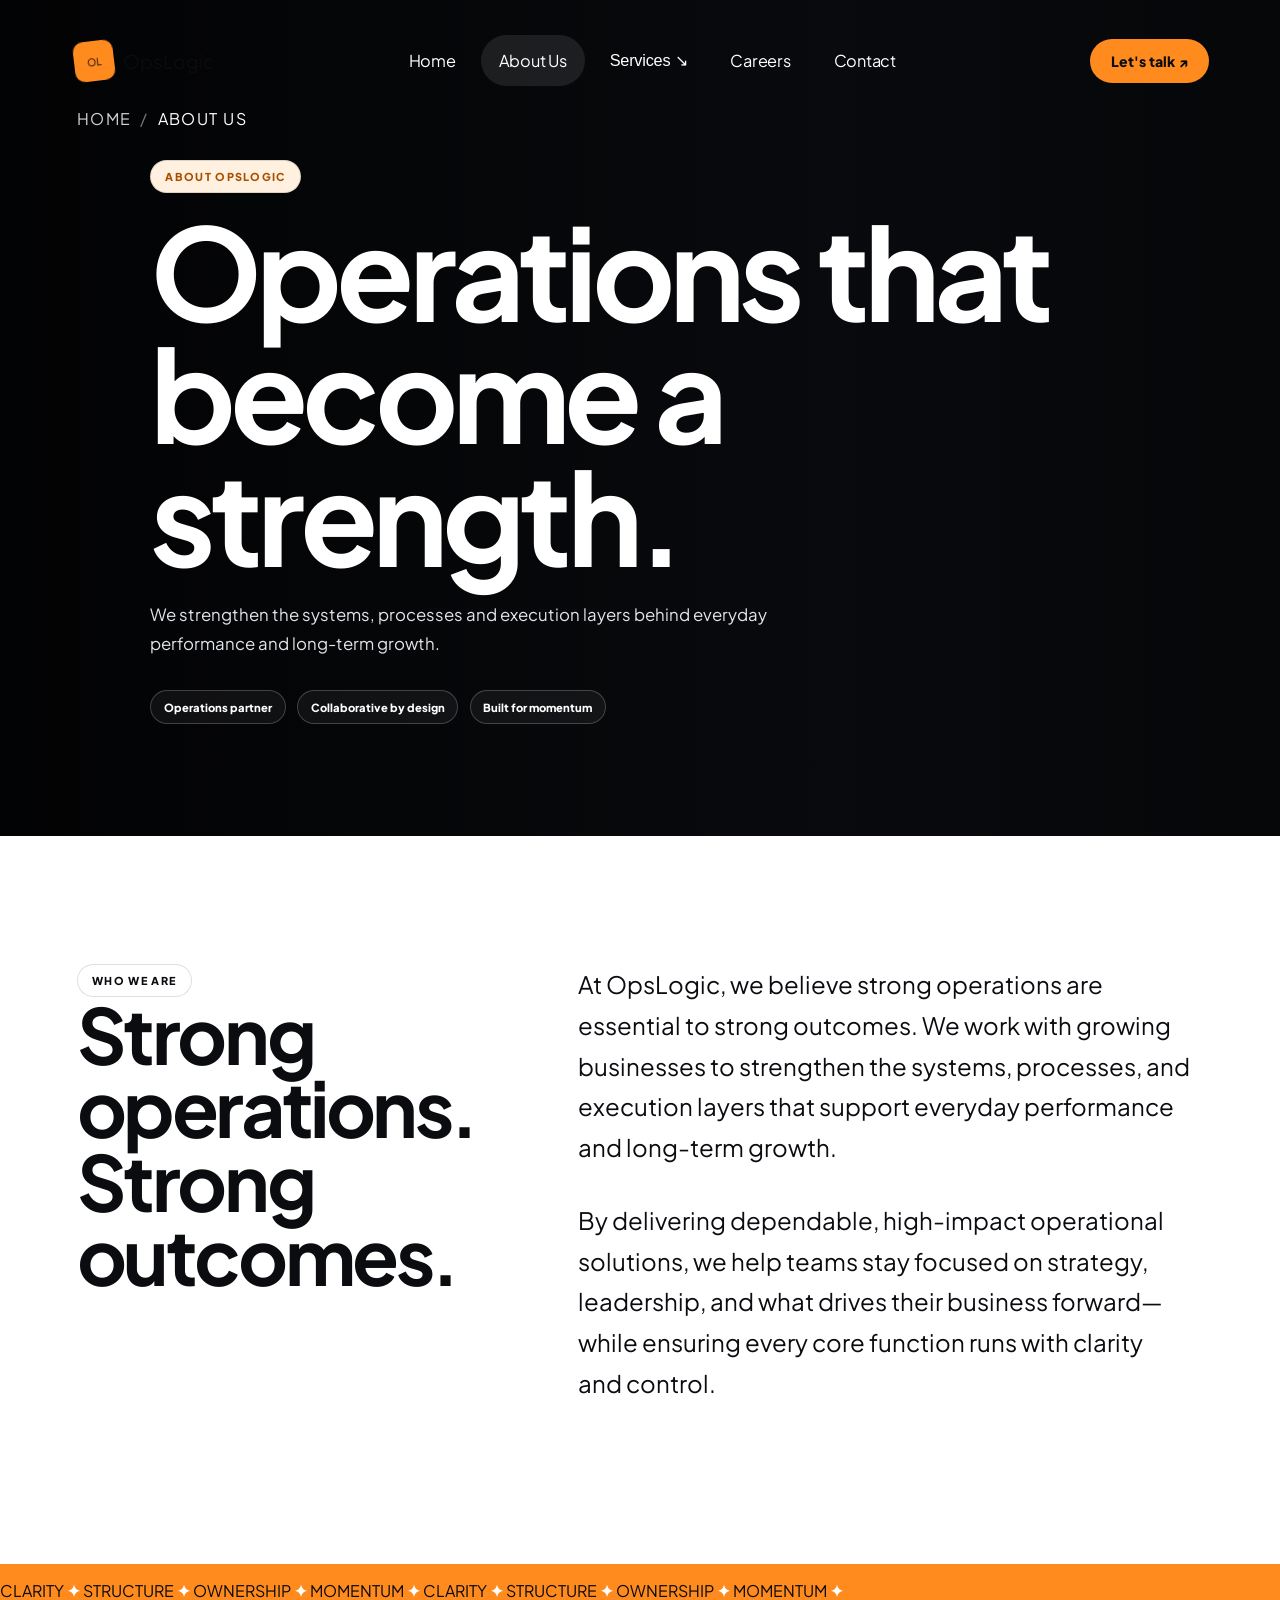
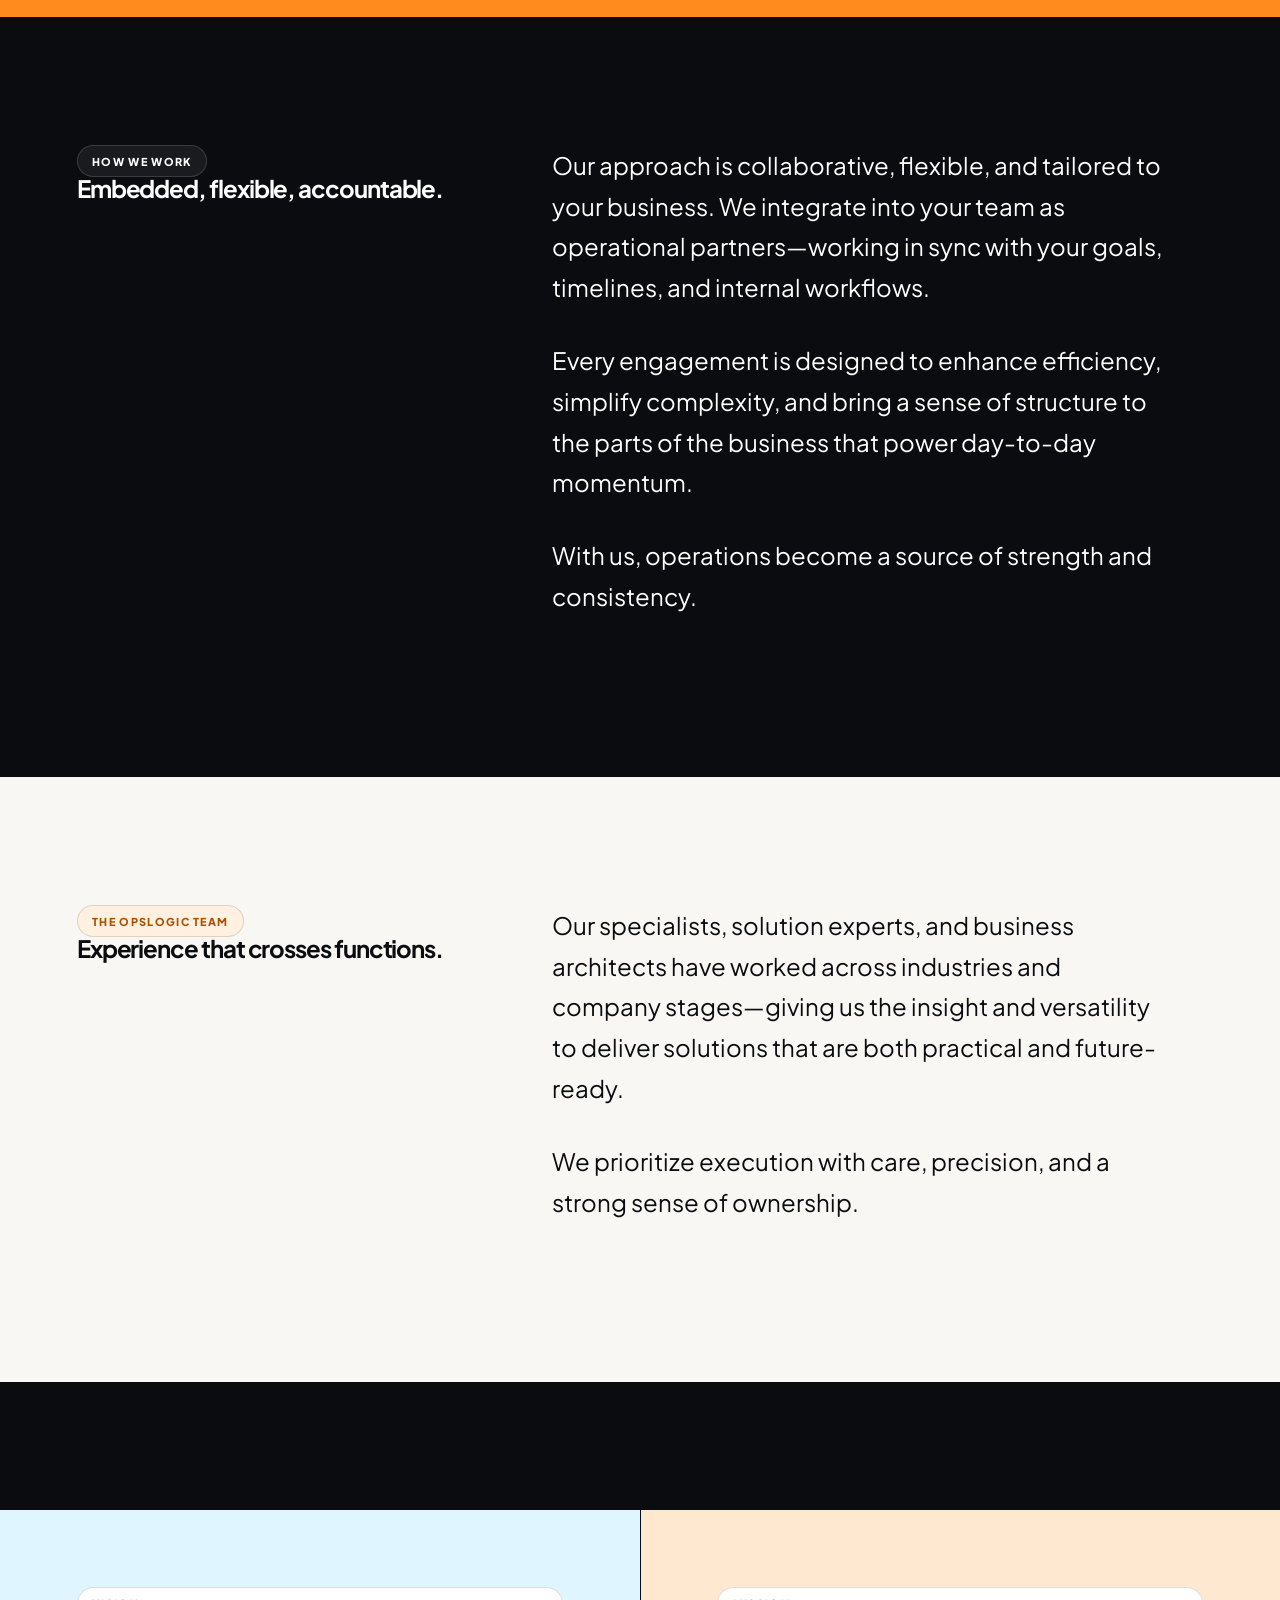
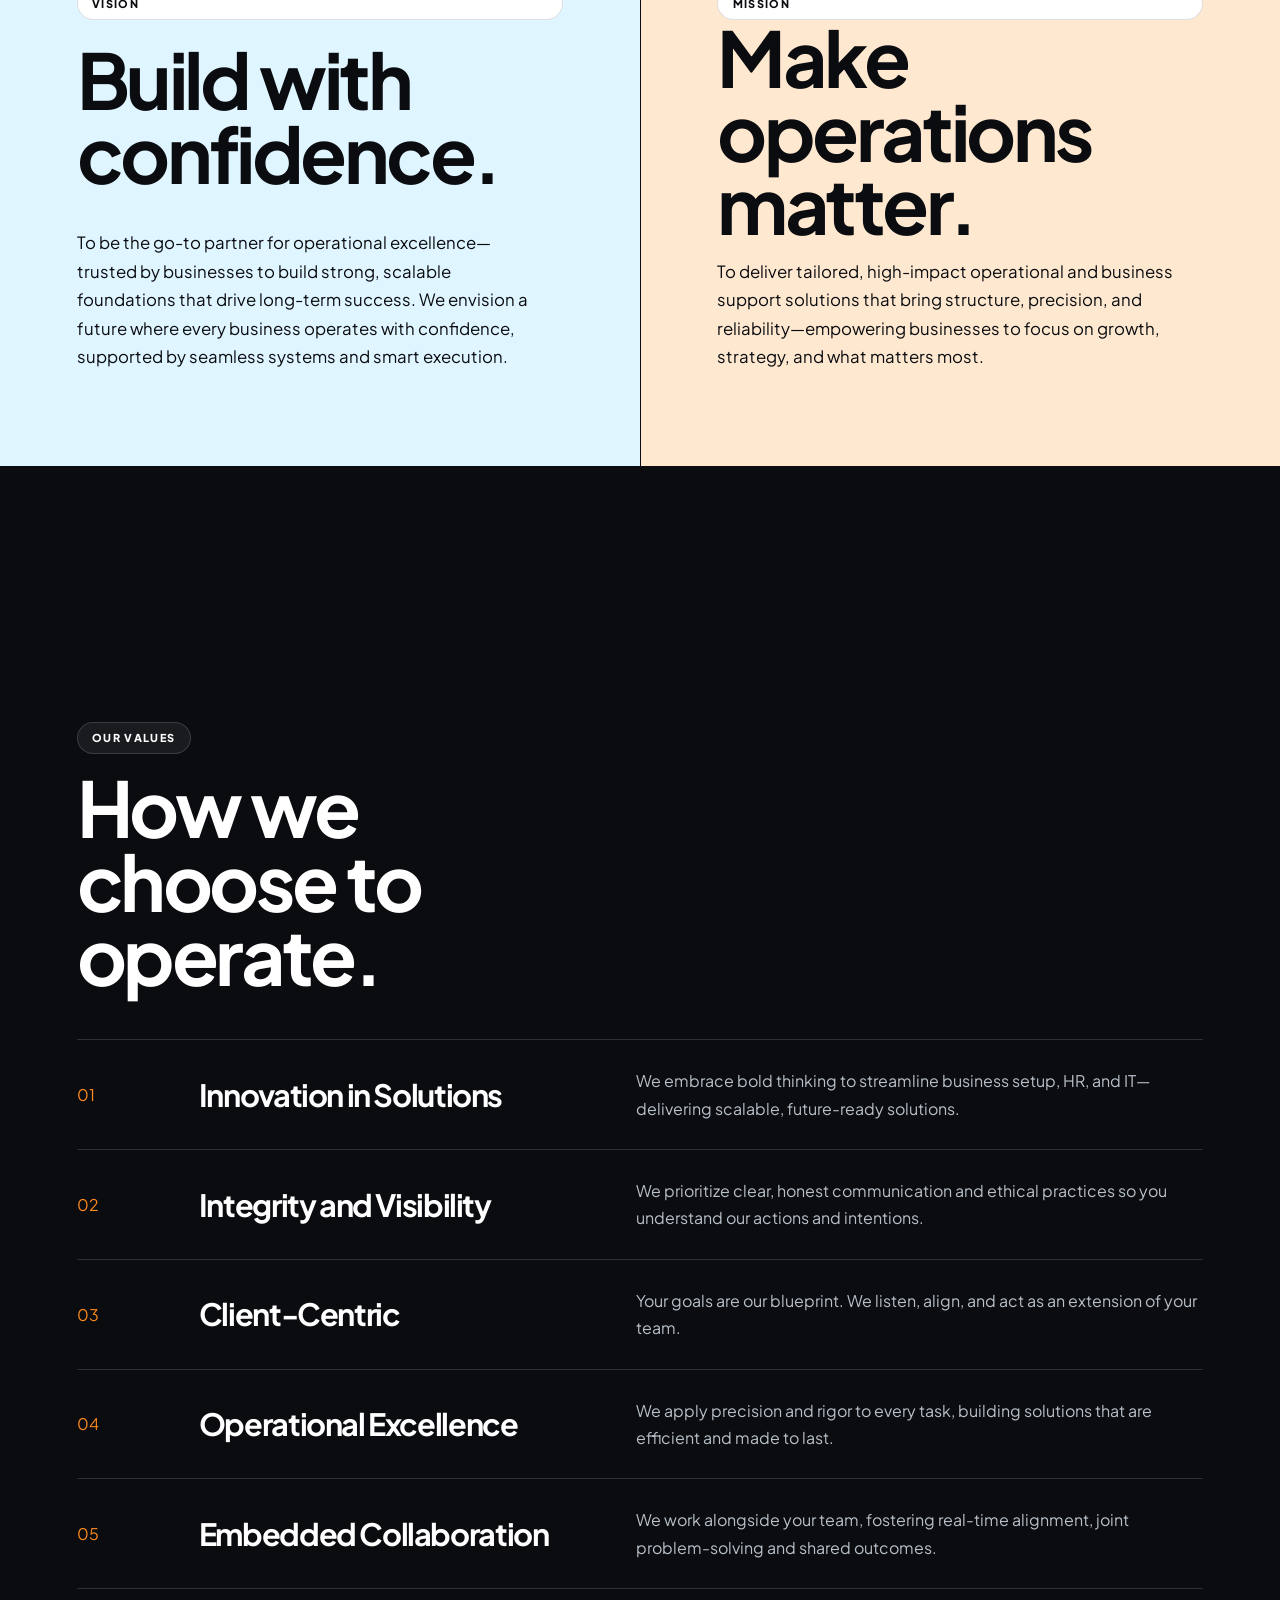
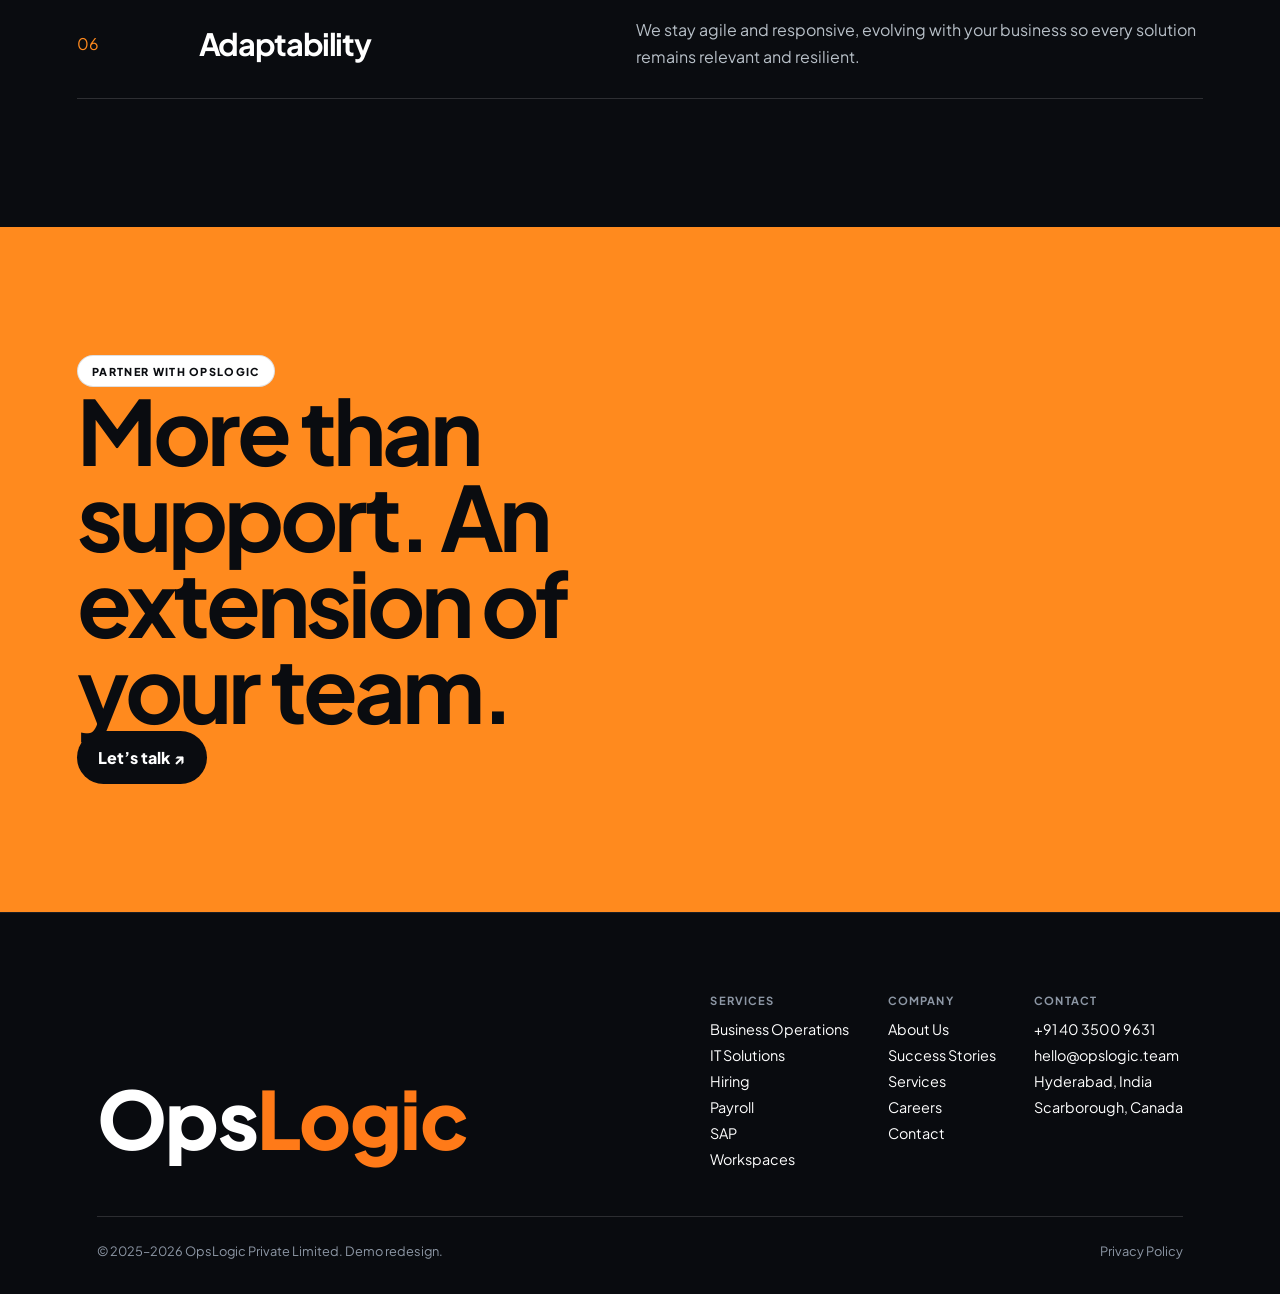
<file: about-us.html>
<!doctype html><html lang="en"><head><meta charset="utf-8"><meta name="viewport" content="width=device-width,initial-scale=1"><meta name="description" content="OpsLogic — operational solutions for growing businesses."><title>About Us — OpsLogic</title><link rel="stylesheet" href="site.css"></head><body><header class="site-nav"><div class="nav-shell"><a class="brand" href="index.html"><span class="mark">OL</span>OpsLogic</a><nav class="nav-links"><a href="index.html">Home</a><a href="about-us.html" class="active">About Us</a><div class="nav-drop"><button>Services ↘</button><div class="nav-drop-menu"><a href="business-operations.html">Business Operations</a><a href="it-solutions.html">IT Solutions</a><a href="hiring-services.html">Hiring Services</a><a href="payroll-services.html">Payroll Services</a><a href="sap-services.html">SAP Services</a><a href="shared-workspaces.html">Shared Workspaces</a></div></div><a href="careers.html" class="">Careers</a><a href="contact-us.html" class="">Contact</a></nav><a class="nav-cta" href="contact-us.html">Let's talk ↗</a></div></header><main><section class="internal-hero"><video autoplay muted loop playsinline poster="https://assets.mixkit.co/videos/40680/40680-thumb-360-0.jpg"><source src="https://assets.mixkit.co/videos/40680/40680-360.mp4" type="video/mp4"></video><div class="hero-shade"></div><div class="wrap hero-content reveal"><span class="eyebrow orange">About OpsLogic</span><h1>Operations that become a strength.</h1><p>We strengthen the systems, processes and execution layers behind everyday performance and long-term growth.</p><div class="hero-meta"><span>Operations partner</span><span>Collaborative by design</span><span>Built for momentum</span></div></div></section><section class="statement"><div class="wrap statement-grid"><div class="reveal"><span class="eyebrow">Who we are</span><h2>Strong operations. Strong outcomes.</h2></div><div class="statement-copy reveal"><p>At OpsLogic, we believe strong operations are essential to strong outcomes. We work with growing businesses to strengthen the systems, processes, and execution layers that support everyday performance and long-term growth.</p><p>By delivering dependable, high-impact operational solutions, we help teams stay focused on strategy, leadership, and what drives their business forward—while ensuring every core function runs with clarity and control.</p></div></div></section><div class="marquee"><div class="marquee-track">CLARITY <b>✦</b> STRUCTURE <b>✦</b> OWNERSHIP <b>✦</b> MOMENTUM <b>✦</b> CLARITY <b>✦</b> STRUCTURE <b>✦</b> OWNERSHIP <b>✦</b> MOMENTUM <b>✦</b></div></div><section class="ink"><div class="wrap statement-grid"><div class="reveal"><span class="eyebrow">How we work</span><h2>Embedded, flexible, accountable.</h2></div><div class="statement-copy reveal"><p>Our approach is collaborative, flexible, and tailored to your business. We integrate into your team as operational partners—working in sync with your goals, timelines, and internal workflows.</p><p>Every engagement is designed to enhance efficiency, simplify complexity, and bring a sense of structure to the parts of the business that power day-to-day momentum.</p><p>With us, operations become a source of strength and consistency.</p></div></div></section><section><div class="wrap statement-grid"><div class="reveal"><span class="eyebrow orange">The OpsLogic team</span><h2>Experience that crosses functions.</h2></div><div class="statement-copy reveal"><p>Our specialists, solution experts, and business architects have worked across industries and company stages—giving us the insight and versatility to deliver solutions that are both practical and future-ready.</p><p>We prioritize execution with care, precision, and a strong sense of ownership.</p></div></div></section><section class="duo"><article><span class="eyebrow">Vision</span><h2>Build with confidence.</h2><p>To be the go-to partner for operational excellence—trusted by businesses to build strong, scalable foundations that drive long-term success. We envision a future where every business operates with confidence, supported by seamless systems and smart execution.</p></article><article><span class="eyebrow">Mission</span><h2>Make operations matter.</h2><p>To deliver tailored, high-impact operational and business support solutions that bring structure, precision, and reliability—empowering businesses to focus on growth, strategy, and what matters most.</p></article></section><section class="ink"><div class="wrap"><span class="eyebrow">Our values</span><h2 class="reveal" style="font-size:clamp(3rem,6vw,6rem);max-width:8ch;margin:1rem 0 2rem">How we choose to operate.</h2><div class="value-list"><article class="value reveal"><span class="value-num">01</span><h3>Innovation in Solutions</h3><p>We embrace bold thinking to streamline business setup, HR, and IT—delivering scalable, future-ready solutions.</p></article><article class="value reveal"><span class="value-num">02</span><h3>Integrity and Visibility</h3><p>We prioritize clear, honest communication and ethical practices so you understand our actions and intentions.</p></article><article class="value reveal"><span class="value-num">03</span><h3>Client-Centric</h3><p>Your goals are our blueprint. We listen, align, and act as an extension of your team.</p></article><article class="value reveal"><span class="value-num">04</span><h3>Operational Excellence</h3><p>We apply precision and rigor to every task, building solutions that are efficient and made to last.</p></article><article class="value reveal"><span class="value-num">05</span><h3>Embedded Collaboration</h3><p>We work alongside your team, fostering real-time alignment, joint problem-solving and shared outcomes.</p></article><article class="value reveal"><span class="value-num">06</span><h3>Adaptability</h3><p>We stay agile and responsive, evolving with your business so every solution remains relevant and resilient.</p></article></div></div></section><section class="service-cta"><div class="wrap"><span class="eyebrow">Partner with OpsLogic</span><h2>More than support. An extension of your team.</h2><a class="button" href="contact-us.html">Let’s talk ↗</a></div></section></main><footer class="ops-footer">
  <div class="wrap">
    <div class="foot-top">
      <div class="flogo">Ops<span class="orange">Logic</span></div>
      <div class="foot-links">
        <div>
          <h4>Services</h4>
          <ul><li><a href="#services">Business Operations</a></li><li><a href="#services">IT Solutions</a></li><li><a href="#services">Hiring</a></li><li><a href="#services">Payroll</a></li><li><a href="#services">SAP</a></li><li><a href="#services">Workspaces</a></li></ul>
        </div>
        <div>
          <h4>Company</h4>
          <ul><li><a href="about-us.html">About Us</a></li><li><a href="success-stories.html">Success Stories</a></li><li><a href="services.html">Services</a></li><li><a href="careers.html">Careers</a></li><li><a href="contact-us.html">Contact</a></li></ul>
        </div>
        <div>
          <h4>Contact</h4>
          <ul><li><a href="tel:+914035009631">+91 40 3500 9631</a></li><li><a href="mailto:hello@opslogic.team">hello@opslogic.team</a></li><li>Hyderabad, India</li><li>Scarborough, Canada</li></ul>
        </div>
      </div>
    </div>
    <div class="foot-bottom">
      <span>© 2025–2026 OpsLogic Private Limited. Demo redesign.</span>
      <span>Privacy Policy</span>
    </div>
  </div>
</footer><script src="shared-pages.js"></script></body></html>
</file>
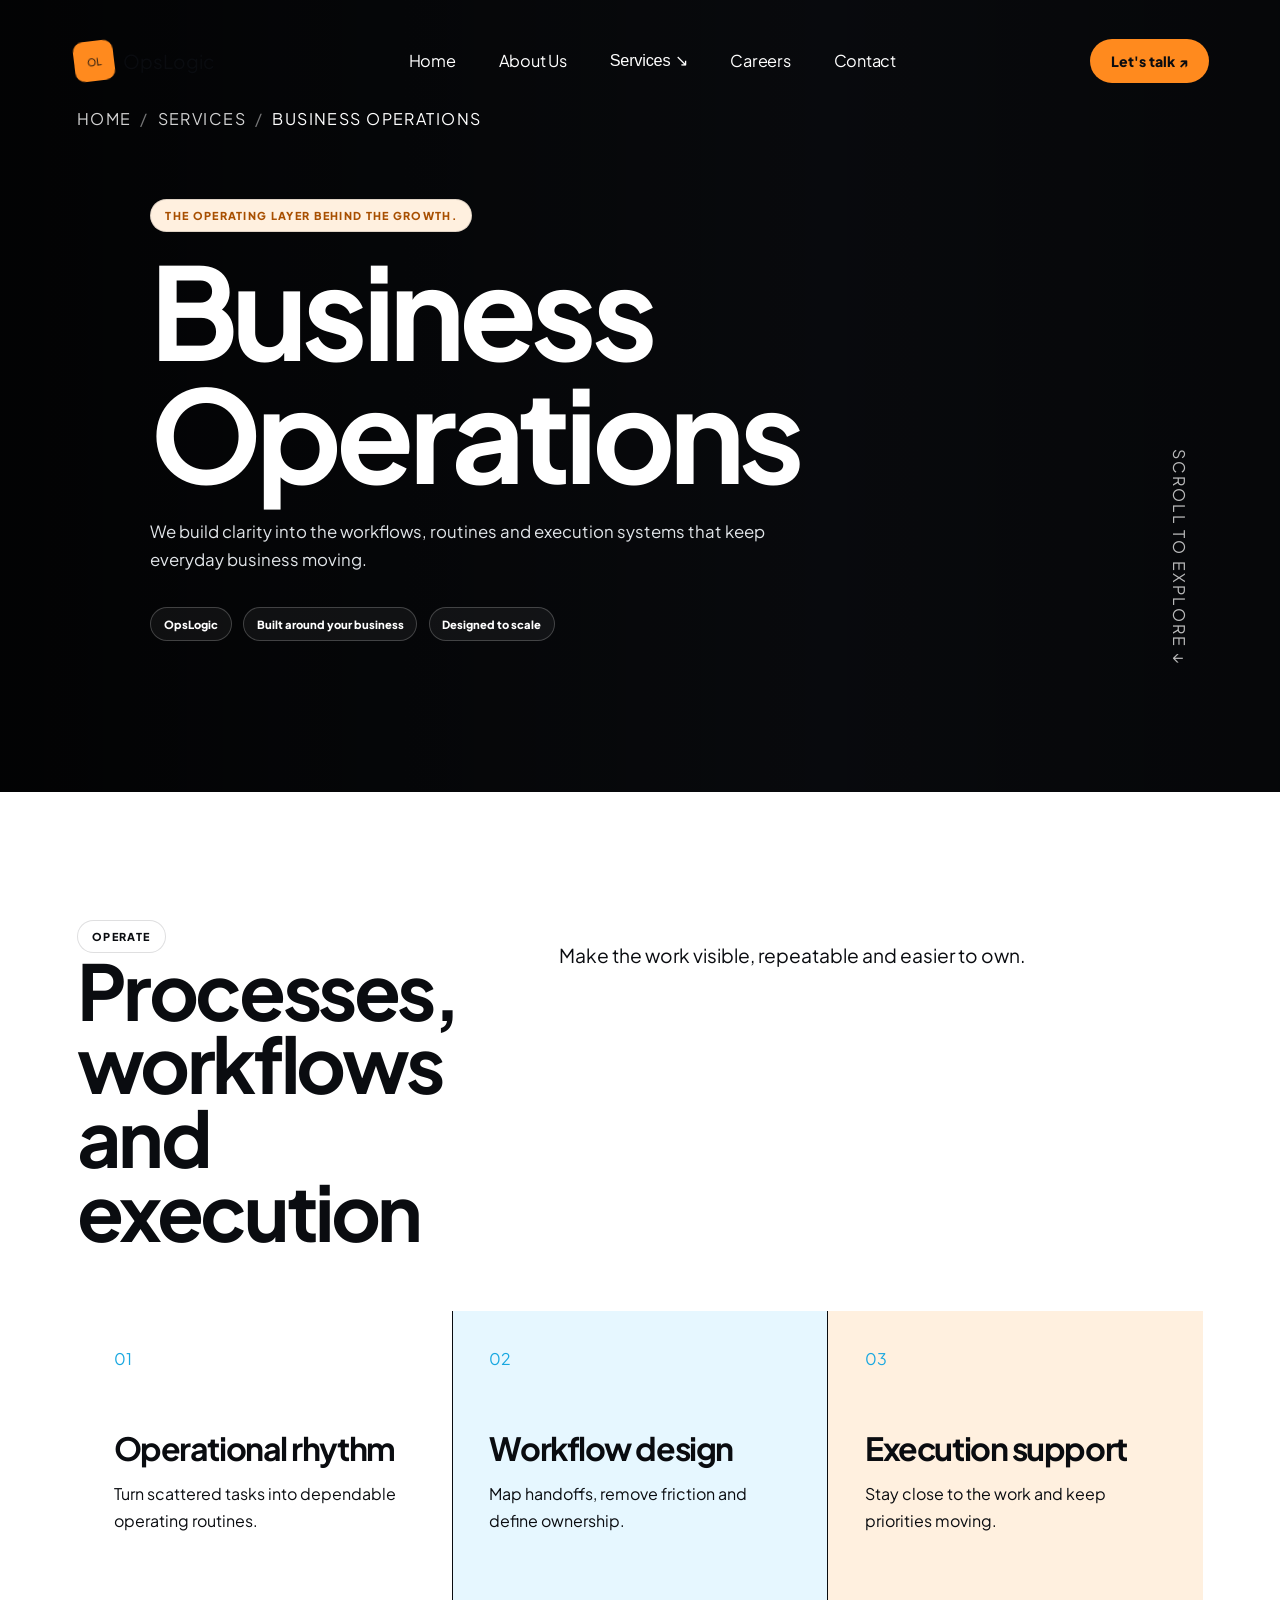
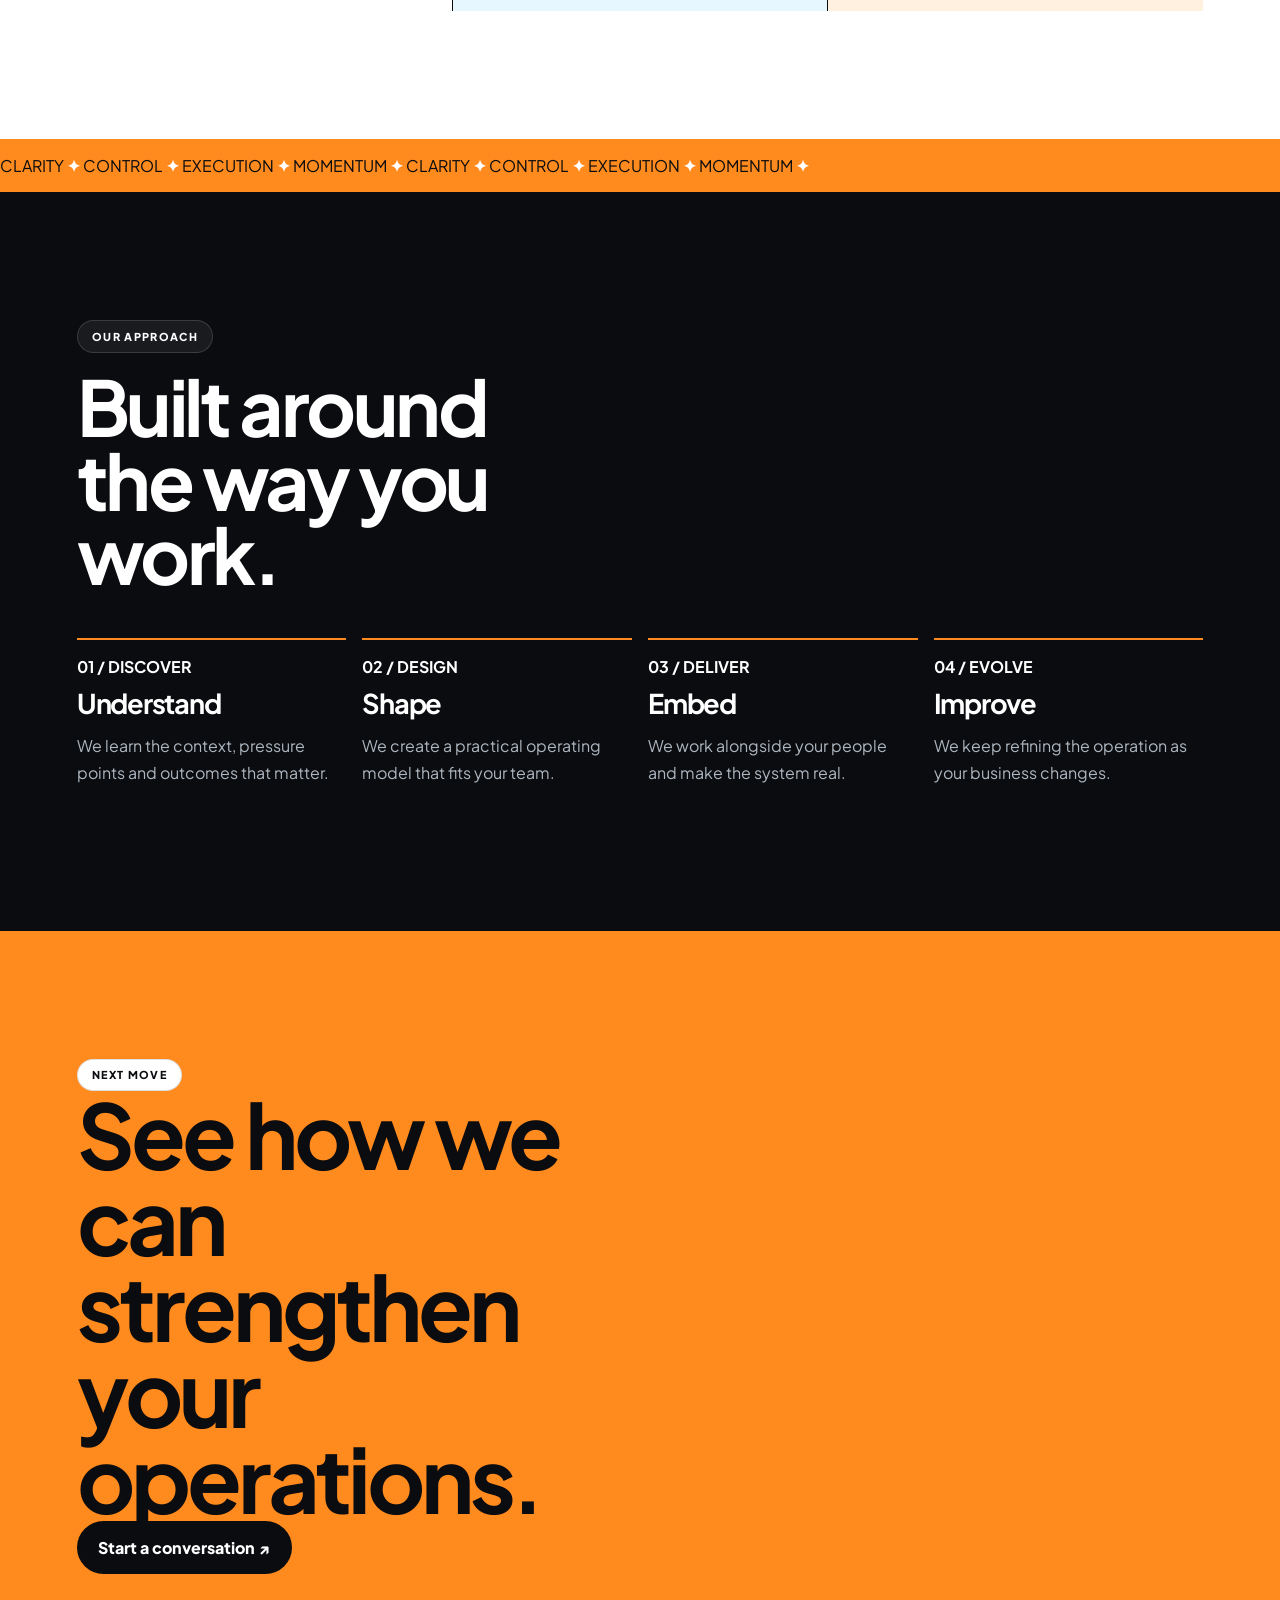
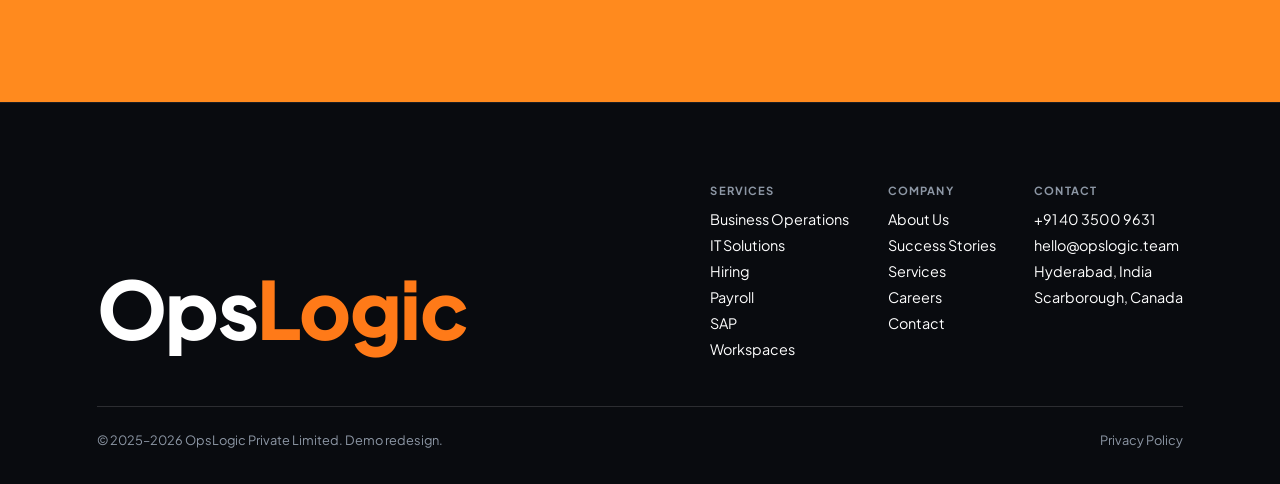
<file: business-operations.html>
<!doctype html><html lang="en"><head><meta charset="utf-8"><meta name="viewport" content="width=device-width,initial-scale=1"><meta name="description" content="OpsLogic — operational solutions for growing businesses."><title>Business Operations — OpsLogic</title><link rel="stylesheet" href="site.css"></head><body><header class="site-nav"><div class="nav-shell"><a class="brand" href="index.html"><span class="mark">OL</span>OpsLogic</a><nav class="nav-links"><a href="index.html">Home</a><a href="about-us.html" class="">About Us</a><div class="nav-drop"><button>Services ↘</button><div class="nav-drop-menu"><a href="business-operations.html">Business Operations</a><a href="it-solutions.html">IT Solutions</a><a href="hiring-services.html">Hiring Services</a><a href="payroll-services.html">Payroll Services</a><a href="sap-services.html">SAP Services</a><a href="shared-workspaces.html">Shared Workspaces</a></div></div><a href="careers.html" class="">Careers</a><a href="contact-us.html" class="">Contact</a></nav><a class="nav-cta" href="contact-us.html">Let's talk ↗</a></div></header><main><section class="internal-hero"><video autoplay muted loop playsinline poster="https://assets.mixkit.co/videos/40680/40680-thumb-360-0.jpg"><source src="https://assets.mixkit.co/videos/40680/40680-360.mp4" type="video/mp4"></video><div class="hero-shade"></div><div class="wrap hero-content reveal"><span class="eyebrow orange">The operating layer behind the growth.</span><h1>Business Operations</h1><p>We build clarity into the workflows, routines and execution systems that keep everyday business moving.</p><div class="hero-meta"><span>OpsLogic</span><span>Built around your business</span><span>Designed to scale</span></div></div><div class="hero-corner">Scroll to explore ↓</div></section><section class="statement"><div class="wrap service-intro"><div class="reveal"><span class="eyebrow">OPERATE</span><h2>Processes, workflows and execution</h2></div><div class="reveal"><p>Make the work visible, repeatable and easier to own.</p></div></div><div class="wrap service-features"><article class="feature reveal"><span class="feature-num">01</span><h3>Operational rhythm</h3><p>Turn scattered tasks into dependable operating routines.</p></article><article class="feature reveal"><span class="feature-num">02</span><h3>Workflow design</h3><p>Map handoffs, remove friction and define ownership.</p></article><article class="feature reveal"><span class="feature-num">03</span><h3>Execution support</h3><p>Stay close to the work and keep priorities moving.</p></article></div></section><div class="marquee"><div class="marquee-track">CLARITY <b>✦</b> CONTROL <b>✦</b> EXECUTION <b>✦</b> MOMENTUM <b>✦</b> CLARITY <b>✦</b> CONTROL <b>✦</b> EXECUTION <b>✦</b> MOMENTUM <b>✦</b></div></div><section class="ink"><div class="wrap"><span class="eyebrow">Our approach</span><h2 style="font-size:clamp(3rem,6vw,6rem);max-width:9ch;margin:1rem 0">Built around the way you work.</h2><div class="service-flow"><div class="flow"><b>01 / DISCOVER</b><h3>Understand</h3><p>We learn the context, pressure points and outcomes that matter.</p></div><div class="flow"><b>02 / DESIGN</b><h3>Shape</h3><p>We create a practical operating model that fits your team.</p></div><div class="flow"><b>03 / DELIVER</b><h3>Embed</h3><p>We work alongside your people and make the system real.</p></div><div class="flow"><b>04 / EVOLVE</b><h3>Improve</h3><p>We keep refining the operation as your business changes.</p></div></div></div></section><section class="service-cta"><div class="wrap"><span class="eyebrow">Next move</span><h2>See how we can strengthen your operations.</h2><a class="button" href="contact-us.html">Start a conversation ↗</a></div></section></main><footer class="ops-footer">
  <div class="wrap">
    <div class="foot-top">
      <div class="flogo">Ops<span class="orange">Logic</span></div>
      <div class="foot-links">
        <div>
          <h4>Services</h4>
          <ul><li><a href="#services">Business Operations</a></li><li><a href="#services">IT Solutions</a></li><li><a href="#services">Hiring</a></li><li><a href="#services">Payroll</a></li><li><a href="#services">SAP</a></li><li><a href="#services">Workspaces</a></li></ul>
        </div>
        <div>
          <h4>Company</h4>
          <ul><li><a href="about-us.html">About Us</a></li><li><a href="success-stories.html">Success Stories</a></li><li><a href="services.html">Services</a></li><li><a href="careers.html">Careers</a></li><li><a href="contact-us.html">Contact</a></li></ul>
        </div>
        <div>
          <h4>Contact</h4>
          <ul><li><a href="tel:+914035009631">+91 40 3500 9631</a></li><li><a href="mailto:hello@opslogic.team">hello@opslogic.team</a></li><li>Hyderabad, India</li><li>Scarborough, Canada</li></ul>
        </div>
      </div>
    </div>
    <div class="foot-bottom">
      <span>© 2025–2026 OpsLogic Private Limited. Demo redesign.</span>
      <span>Privacy Policy</span>
    </div>
  </div>
</footer><script src="shared-pages.js"></script></body></html>
</file>
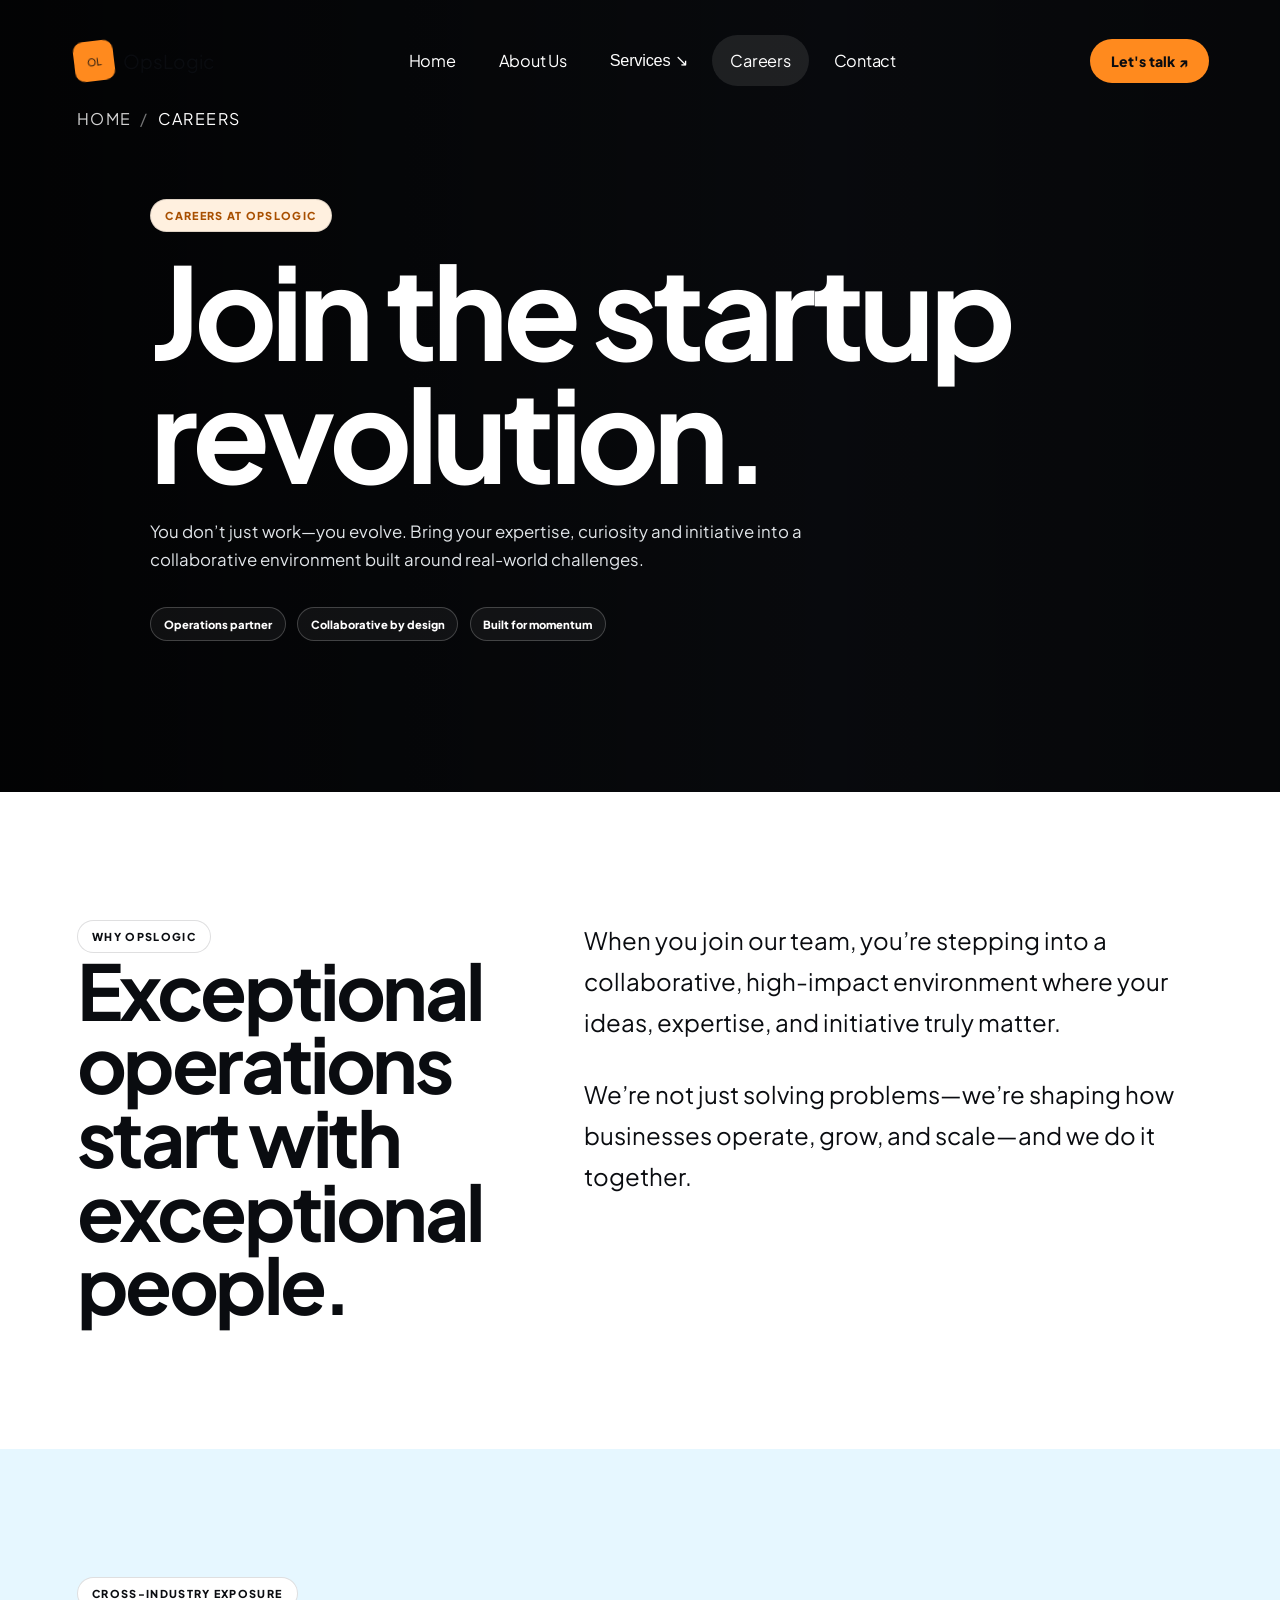
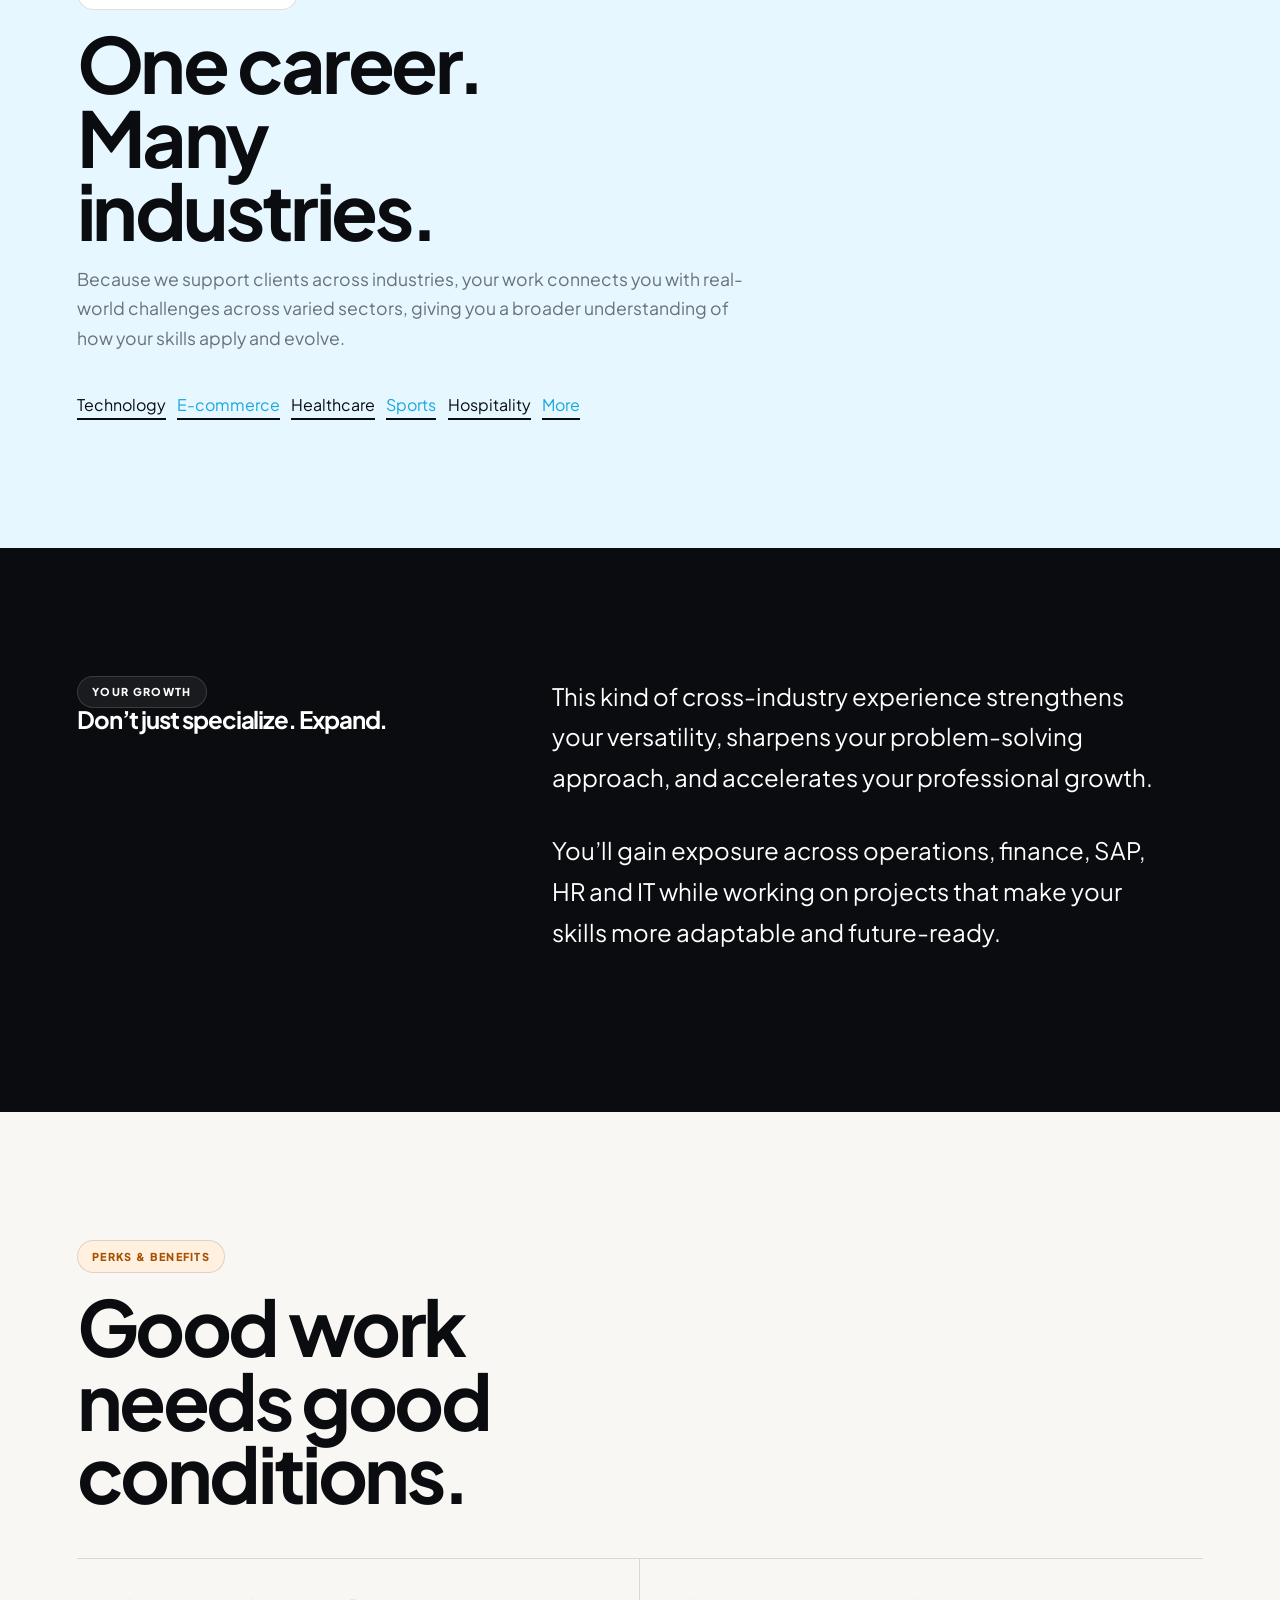
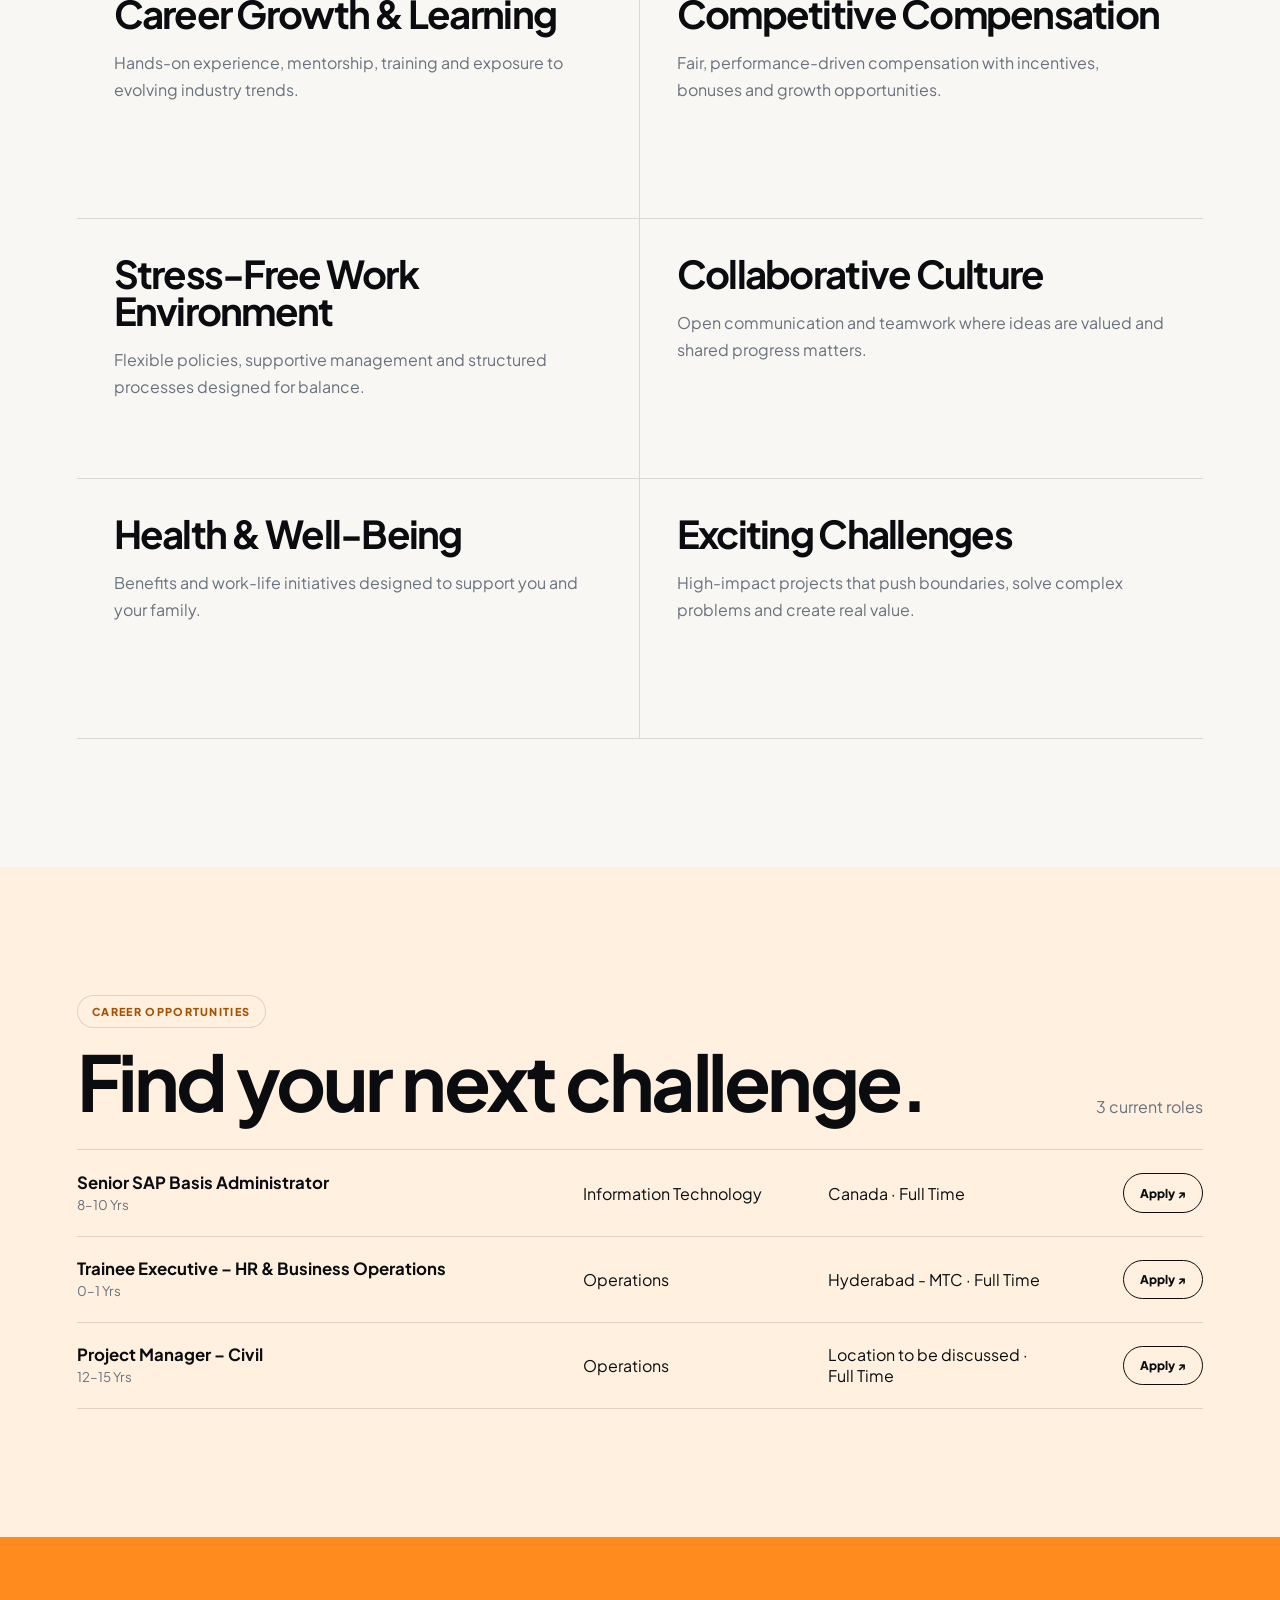
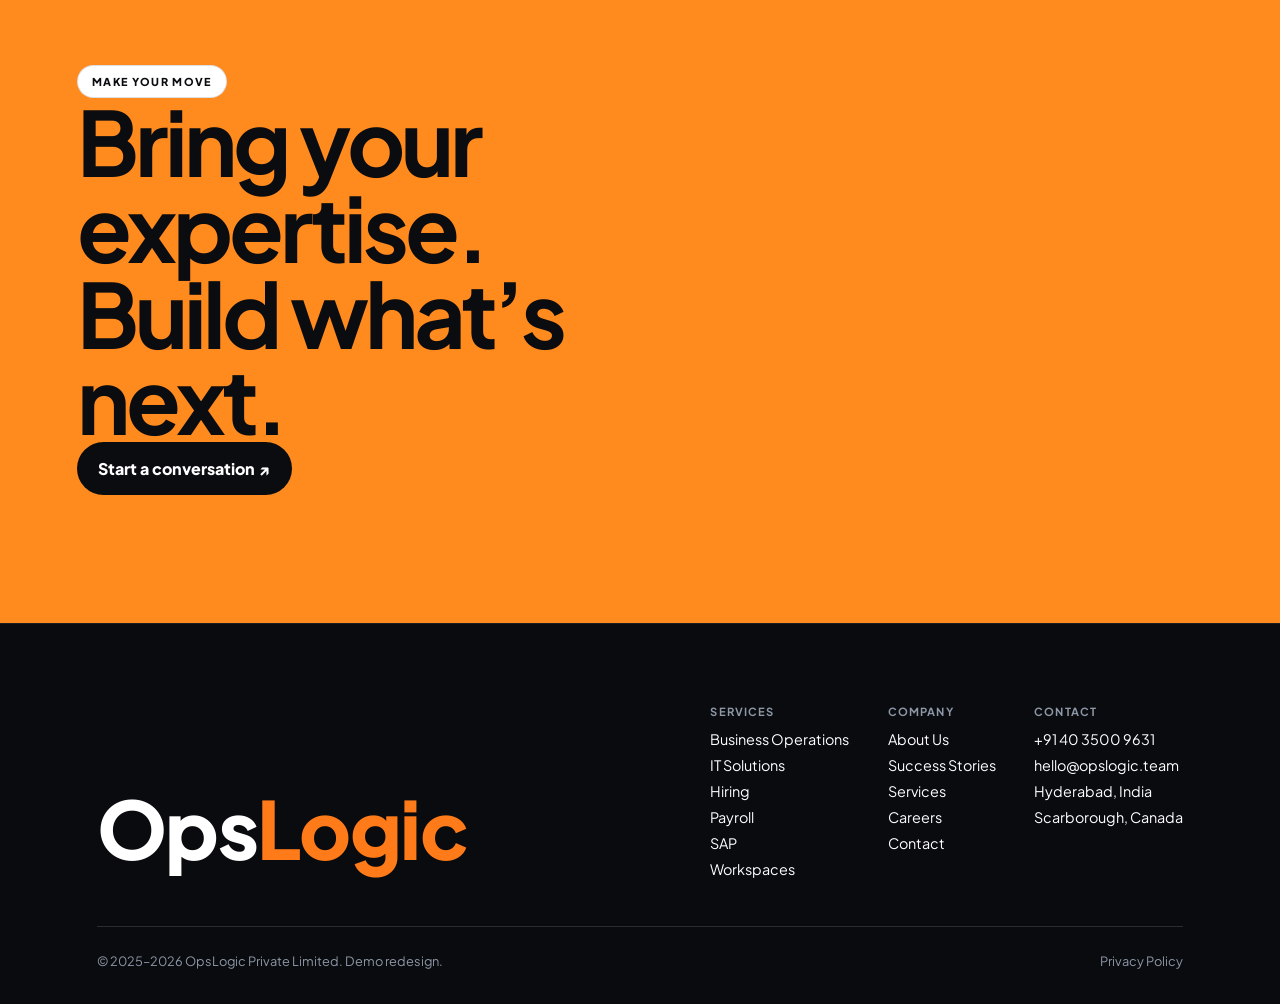
<file: careers.html>
<!doctype html><html lang="en"><head><meta charset="utf-8"><meta name="viewport" content="width=device-width,initial-scale=1"><meta name="description" content="OpsLogic — operational solutions for growing businesses."><title>Careers — OpsLogic</title><link rel="stylesheet" href="site.css"></head><body><header class="site-nav"><div class="nav-shell"><a class="brand" href="index.html"><span class="mark">OL</span>OpsLogic</a><nav class="nav-links"><a href="index.html">Home</a><a href="about-us.html" class="">About Us</a><div class="nav-drop"><button>Services ↘</button><div class="nav-drop-menu"><a href="business-operations.html">Business Operations</a><a href="it-solutions.html">IT Solutions</a><a href="hiring-services.html">Hiring Services</a><a href="payroll-services.html">Payroll Services</a><a href="sap-services.html">SAP Services</a><a href="shared-workspaces.html">Shared Workspaces</a></div></div><a href="careers.html" class="active">Careers</a><a href="contact-us.html" class="">Contact</a></nav><a class="nav-cta" href="contact-us.html">Let's talk ↗</a></div></header><main><section class="internal-hero"><video autoplay muted loop playsinline poster="https://assets.mixkit.co/videos/40680/40680-thumb-360-0.jpg"><source src="https://assets.mixkit.co/videos/40680/40680-360.mp4" type="video/mp4"></video><div class="hero-shade"></div><div class="wrap hero-content reveal"><span class="eyebrow orange">Careers at OpsLogic</span><h1>Join the startup revolution.</h1><p>You don’t just work—you evolve. Bring your expertise, curiosity and initiative into a collaborative environment built around real-world challenges.</p><div class="hero-meta"><span>Operations partner</span><span>Collaborative by design</span><span>Built for momentum</span></div></div></section><section class="statement"><div class="wrap statement-grid"><div class="reveal"><span class="eyebrow">Why OpsLogic</span><h2>Exceptional operations start with exceptional people.</h2></div><div class="statement-copy reveal"><p>When you join our team, you’re stepping into a collaborative, high-impact environment where your ideas, expertise, and initiative truly matter.</p><p>We’re not just solving problems—we’re shaping how businesses operate, grow, and scale—and we do it together.</p></div></div></section><section style="background:#e6f7ff"><div class="wrap"><span class="eyebrow">Cross-industry exposure</span><h2 class="reveal" style="font-size:clamp(3rem,6vw,6rem);max-width:9ch;margin:1rem 0">One career. Many industries.</h2><p class="muted reveal" style="max-width:52ch;font-size:1.1rem">Because we support clients across industries, your work connects you with real-world challenges across varied sectors, giving you a broader understanding of how your skills apply and evolve.</p><div class="industry-line reveal"><span>Technology</span><span>E-commerce</span><span>Healthcare</span><span>Sports</span><span>Hospitality</span><span>More</span></div></div></section><section class="ink"><div class="wrap statement-grid"><div class="reveal"><span class="eyebrow">Your growth</span><h2>Don’t just specialize. Expand.</h2></div><div class="statement-copy reveal"><p>This kind of cross-industry experience strengthens your versatility, sharpens your problem-solving approach, and accelerates your professional growth.</p><p>You’ll gain exposure across operations, finance, SAP, HR and IT while working on projects that make your skills more adaptable and future-ready.</p></div></div></section><section><div class="wrap"><span class="eyebrow orange">Perks & benefits</span><h2 class="reveal" style="font-size:clamp(3rem,6vw,6rem);max-width:8ch;margin:1rem 0 3rem">Good work needs good conditions.</h2><div class="perks"><article class="perk reveal"><h3>Career Growth & Learning</h3><p>Hands-on experience, mentorship, training and exposure to evolving industry trends.</p></article><article class="perk reveal"><h3>Competitive Compensation</h3><p>Fair, performance-driven compensation with incentives, bonuses and growth opportunities.</p></article><article class="perk reveal"><h3>Stress-Free Work Environment</h3><p>Flexible policies, supportive management and structured processes designed for balance.</p></article><article class="perk reveal"><h3>Collaborative Culture</h3><p>Open communication and teamwork where ideas are valued and shared progress matters.</p></article><article class="perk reveal"><h3>Health & Well-Being</h3><p>Benefits and work-life initiatives designed to support you and your family.</p></article><article class="perk reveal"><h3>Exciting Challenges</h3><p>High-impact projects that push boundaries, solve complex problems and create real value.</p></article></div></div></section><section style="background:#fff0df"><div class="wrap"><div class="jobs-head"><div><span class="eyebrow orange">Career opportunities</span><h2 class="reveal" style="font-size:clamp(3rem,6vw,6rem);margin-top:1rem">Find your next challenge.</h2></div><span class="muted">3 current roles</span></div><div class="job-row reveal"><div><strong>Senior SAP Basis Administrator</strong><br><small>8–10 Yrs</small></div><div>Information Technology</div><div>Canada · Full Time</div><a class="job-apply" href="contact-us.html">Apply ↗</a></div><div class="job-row reveal"><div><strong>Trainee Executive – HR & Business Operations</strong><br><small>0–1 Yrs</small></div><div>Operations</div><div>Hyderabad - MTC · Full Time</div><a class="job-apply" href="contact-us.html">Apply ↗</a></div><div class="job-row reveal"><div><strong>Project Manager – Civil</strong><br><small>12–15 Yrs</small></div><div>Operations</div><div>Location to be discussed · Full Time</div><a class="job-apply" href="contact-us.html">Apply ↗</a></div></div></section><section class="service-cta"><div class="wrap"><span class="eyebrow">Make your move</span><h2>Bring your expertise. Build what’s next.</h2><a class="button" href="contact-us.html">Start a conversation ↗</a></div></section></main><footer class="ops-footer">
  <div class="wrap">
    <div class="foot-top">
      <div class="flogo">Ops<span class="orange">Logic</span></div>
      <div class="foot-links">
        <div>
          <h4>Services</h4>
          <ul><li><a href="#services">Business Operations</a></li><li><a href="#services">IT Solutions</a></li><li><a href="#services">Hiring</a></li><li><a href="#services">Payroll</a></li><li><a href="#services">SAP</a></li><li><a href="#services">Workspaces</a></li></ul>
        </div>
        <div>
          <h4>Company</h4>
          <ul><li><a href="about-us.html">About Us</a></li><li><a href="success-stories.html">Success Stories</a></li><li><a href="services.html">Services</a></li><li><a href="careers.html">Careers</a></li><li><a href="contact-us.html">Contact</a></li></ul>
        </div>
        <div>
          <h4>Contact</h4>
          <ul><li><a href="tel:+914035009631">+91 40 3500 9631</a></li><li><a href="mailto:hello@opslogic.team">hello@opslogic.team</a></li><li>Hyderabad, India</li><li>Scarborough, Canada</li></ul>
        </div>
      </div>
    </div>
    <div class="foot-bottom">
      <span>© 2025–2026 OpsLogic Private Limited. Demo redesign.</span>
      <span>Privacy Policy</span>
    </div>
  </div>
</footer><script src="shared-pages.js"></script></body></html>
</file>
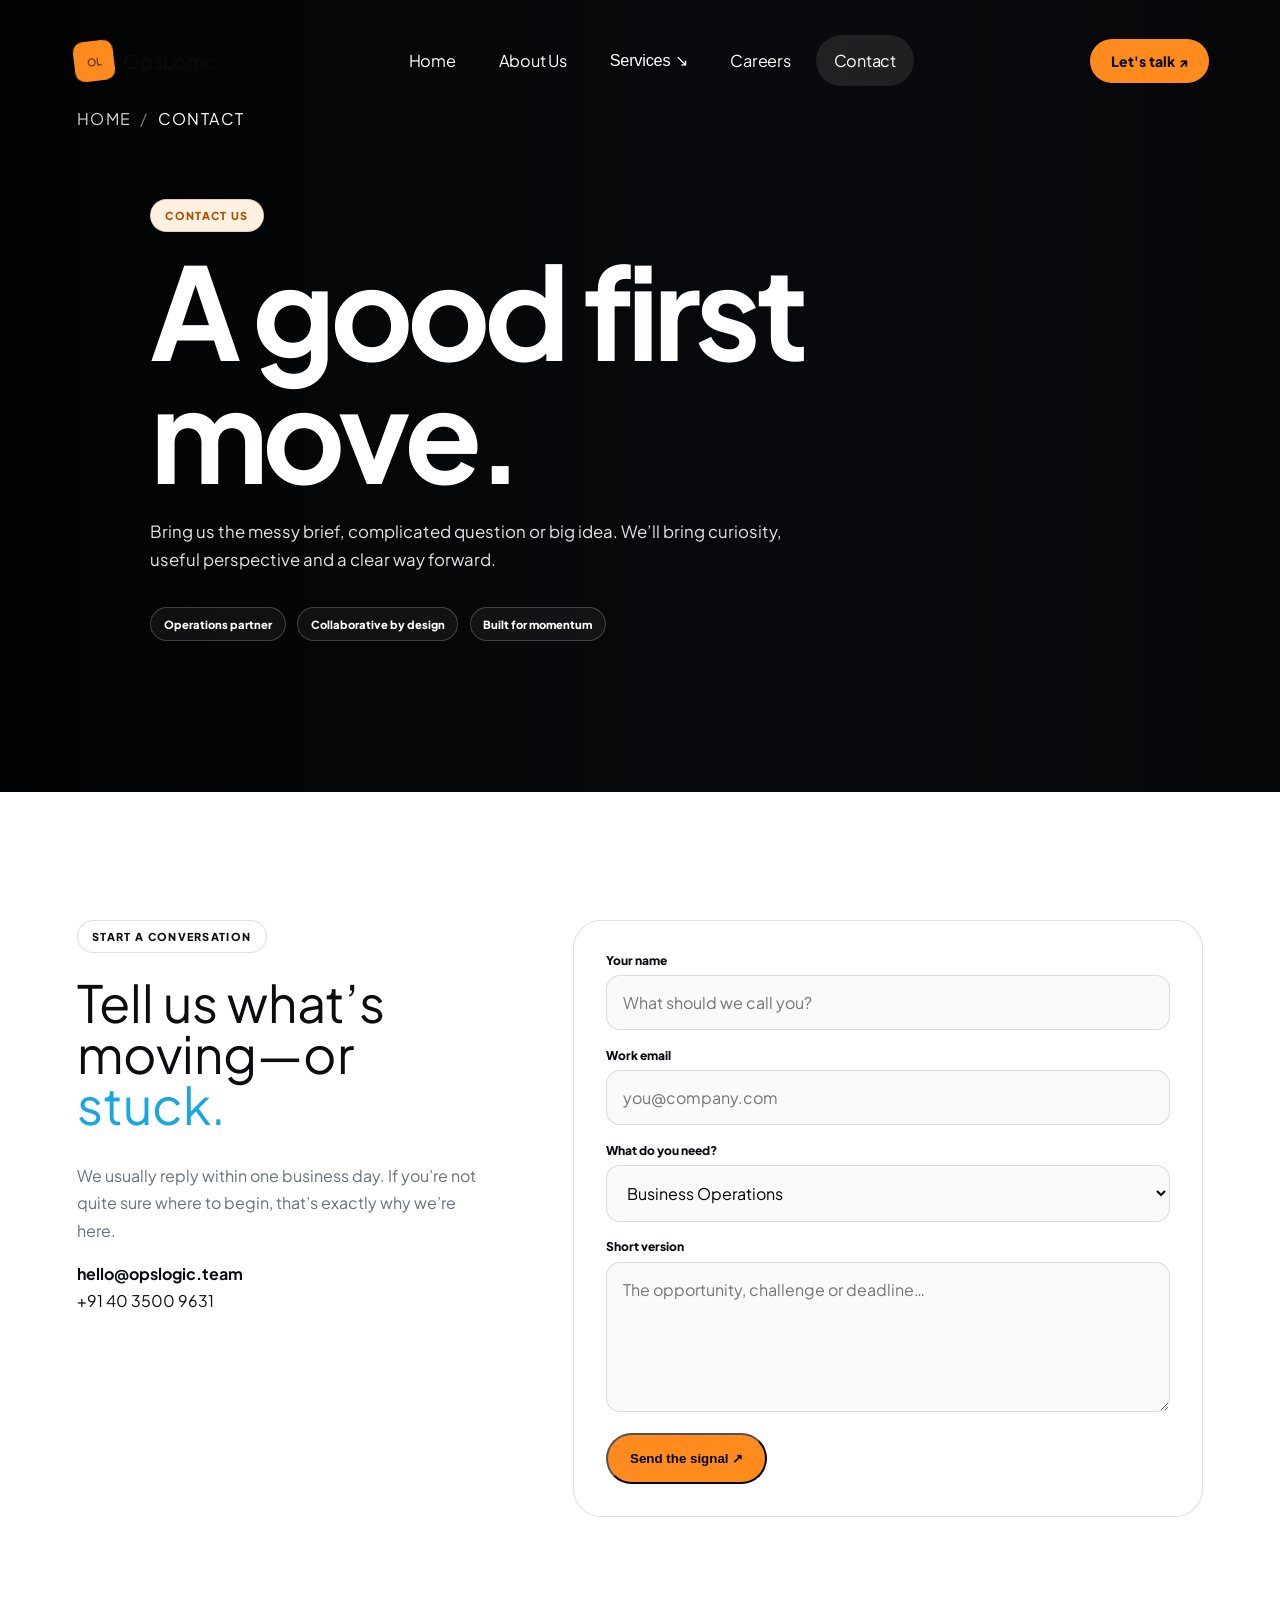
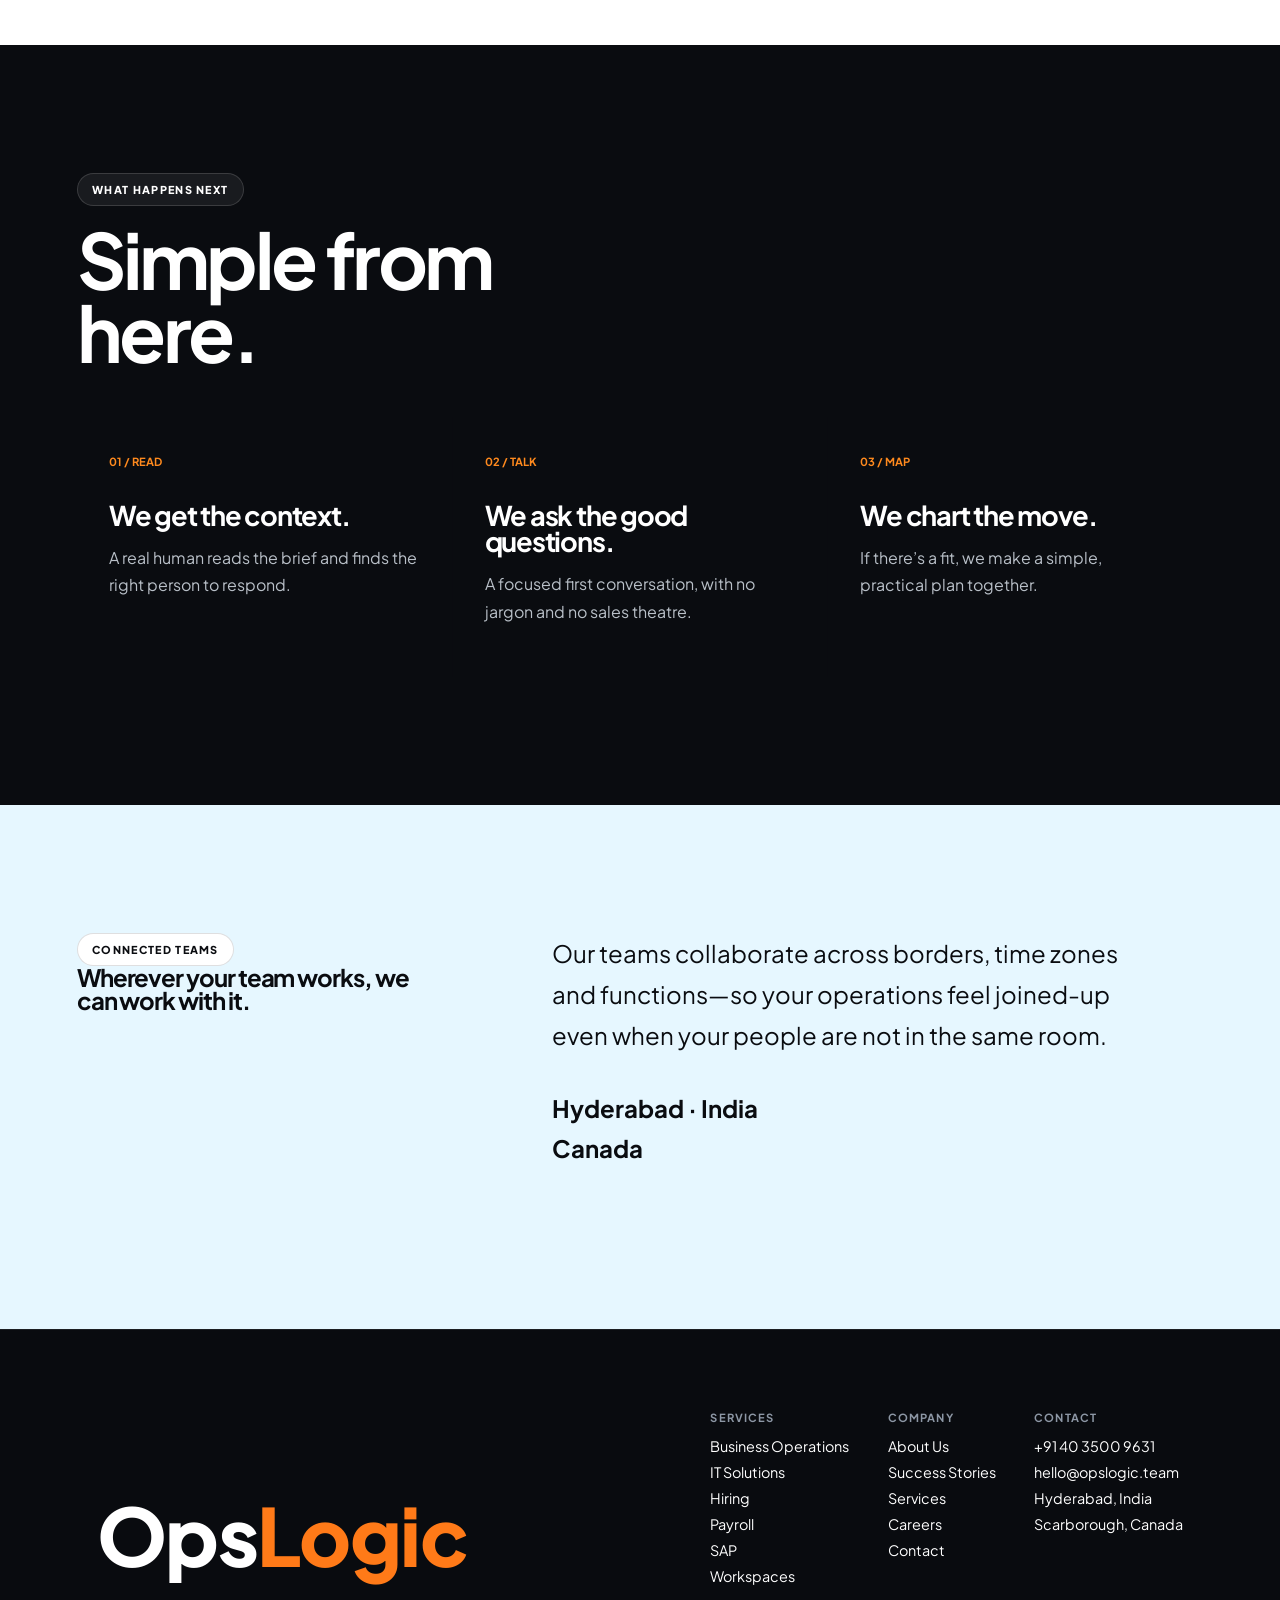
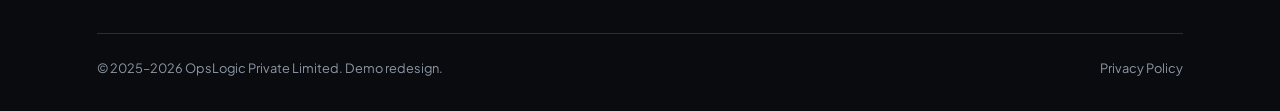
<file: contact-us.html>
<!doctype html><html lang="en"><head><meta charset="utf-8"><meta name="viewport" content="width=device-width,initial-scale=1"><meta name="description" content="OpsLogic — operational solutions for growing businesses."><title>Contact — OpsLogic</title><link rel="stylesheet" href="site.css"></head><body><header class="site-nav"><div class="nav-shell"><a class="brand" href="index.html"><span class="mark">OL</span>OpsLogic</a><nav class="nav-links"><a href="index.html">Home</a><a href="about-us.html" class="">About Us</a><div class="nav-drop"><button>Services ↘</button><div class="nav-drop-menu"><a href="business-operations.html">Business Operations</a><a href="it-solutions.html">IT Solutions</a><a href="hiring-services.html">Hiring Services</a><a href="payroll-services.html">Payroll Services</a><a href="sap-services.html">SAP Services</a><a href="shared-workspaces.html">Shared Workspaces</a></div></div><a href="careers.html" class="">Careers</a><a href="contact-us.html" class="active">Contact</a></nav><a class="nav-cta" href="contact-us.html">Let's talk ↗</a></div></header><main><section class="internal-hero"><video autoplay muted loop playsinline poster="https://assets.mixkit.co/videos/40680/40680-thumb-360-0.jpg"><source src="https://assets.mixkit.co/videos/40680/40680-360.mp4" type="video/mp4"></video><div class="hero-shade"></div><div class="wrap hero-content reveal"><span class="eyebrow orange">Contact us</span><h1>A good first move.</h1><p>Bring us the messy brief, complicated question or big idea. We’ll bring curiosity, useful perspective and a clear way forward.</p><div class="hero-meta"><span>Operations partner</span><span>Collaborative by design</span><span>Built for momentum</span></div></div></section><section class="statement"><div class="wrap contact-grid"><div class="reveal"><span class="eyebrow">Start a conversation</span><div class="contact-note" style="margin-top:1.5rem">Tell us what’s moving—or <em>stuck.</em></div><p class="muted" style="max-width:38ch;margin-top:2rem">We usually reply within one business day. If you’re not quite sure where to begin, that’s exactly why we’re here.</p><p><strong>hello@opslogic.team</strong><br>+91 40 3500 9631</p></div><form class="contact-form reveal"><div class="field"><label>Your name</label><input required placeholder="What should we call you?"></div><div class="field"><label>Work email</label><input required type="email" placeholder="you@company.com"></div><div class="field"><label>What do you need?</label><select><option>Business Operations</option><option>IT Solutions</option><option>Hiring Services</option><option>Payroll Services</option><option>SAP Services</option><option>Shared Workspaces</option><option>Something else</option></select></div><div class="field"><label>Short version</label><textarea placeholder="The opportunity, challenge or deadline…"></textarea></div><button class="button" type="submit">Send the signal ↗</button></form></div></section><section class="ink"><div class="wrap"><span class="eyebrow">What happens next</span><h2 class="reveal" style="font-size:clamp(3rem,6vw,6rem);max-width:8ch;margin:1rem 0 3rem">Simple from here.</h2><div class="steps"><article class="step reveal"><b>01 / READ</b><h3>We get the context.</h3><p>A real human reads the brief and finds the right person to respond.</p></article><article class="step reveal"><b>02 / TALK</b><h3>We ask the good questions.</h3><p>A focused first conversation, with no jargon and no sales theatre.</p></article><article class="step reveal"><b>03 / MAP</b><h3>We chart the move.</h3><p>If there’s a fit, we make a simple, practical plan together.</p></article></div></div></section><section style="background:#e6f7ff"><div class="wrap statement-grid"><div class="reveal"><span class="eyebrow">Connected teams</span><h2>Wherever your team works, we can work with it.</h2></div><div class="statement-copy reveal"><p>Our teams collaborate across borders, time zones and functions—so your operations feel joined-up even when your people are not in the same room.</p><p><strong>Hyderabad · India</strong><br><strong>Canada</strong></p></div></div></section></main><footer class="ops-footer">
  <div class="wrap">
    <div class="foot-top">
      <div class="flogo">Ops<span class="orange">Logic</span></div>
      <div class="foot-links">
        <div>
          <h4>Services</h4>
          <ul><li><a href="#services">Business Operations</a></li><li><a href="#services">IT Solutions</a></li><li><a href="#services">Hiring</a></li><li><a href="#services">Payroll</a></li><li><a href="#services">SAP</a></li><li><a href="#services">Workspaces</a></li></ul>
        </div>
        <div>
          <h4>Company</h4>
          <ul><li><a href="about-us.html">About Us</a></li><li><a href="success-stories.html">Success Stories</a></li><li><a href="services.html">Services</a></li><li><a href="careers.html">Careers</a></li><li><a href="contact-us.html">Contact</a></li></ul>
        </div>
        <div>
          <h4>Contact</h4>
          <ul><li><a href="tel:+914035009631">+91 40 3500 9631</a></li><li><a href="mailto:hello@opslogic.team">hello@opslogic.team</a></li><li>Hyderabad, India</li><li>Scarborough, Canada</li></ul>
        </div>
      </div>
    </div>
    <div class="foot-bottom">
      <span>© 2025–2026 OpsLogic Private Limited. Demo redesign.</span>
      <span>Privacy Policy</span>
    </div>
  </div>
</footer><script src="shared-pages.js"></script></body></html>
</file>
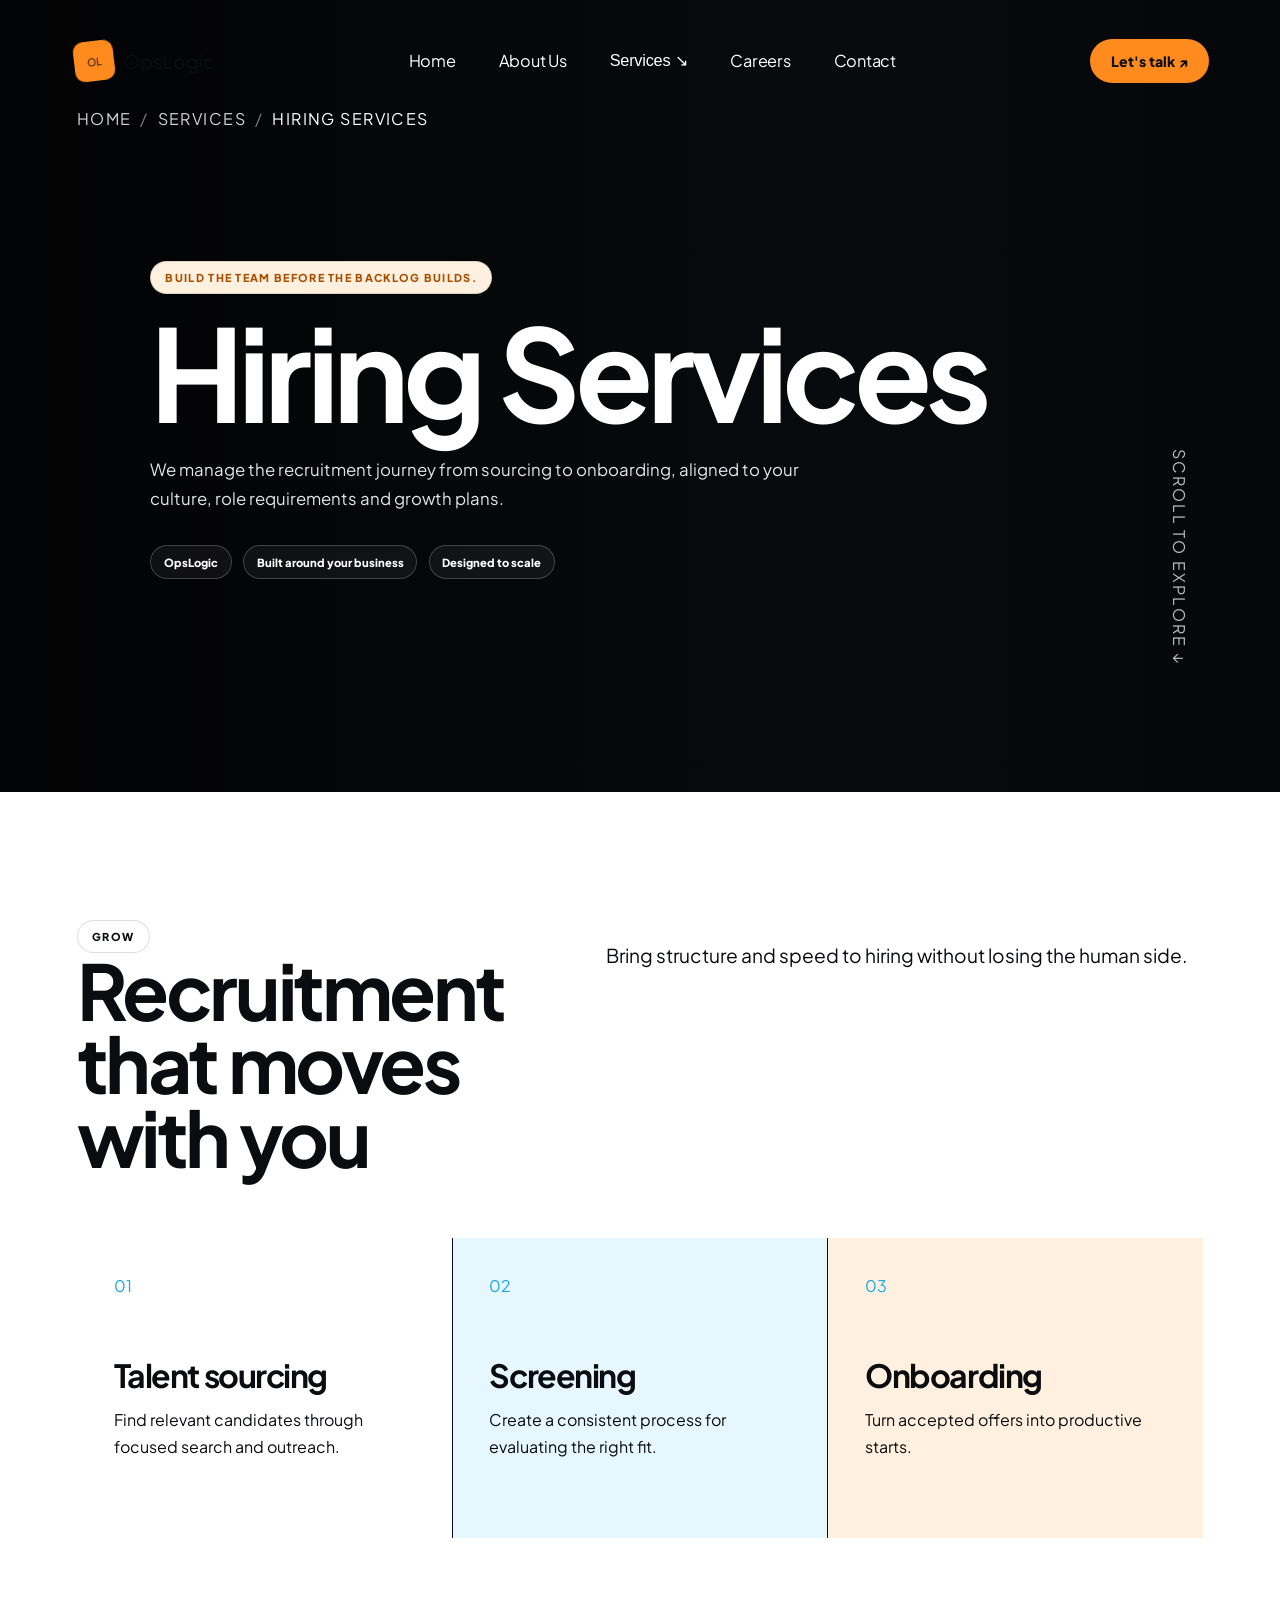
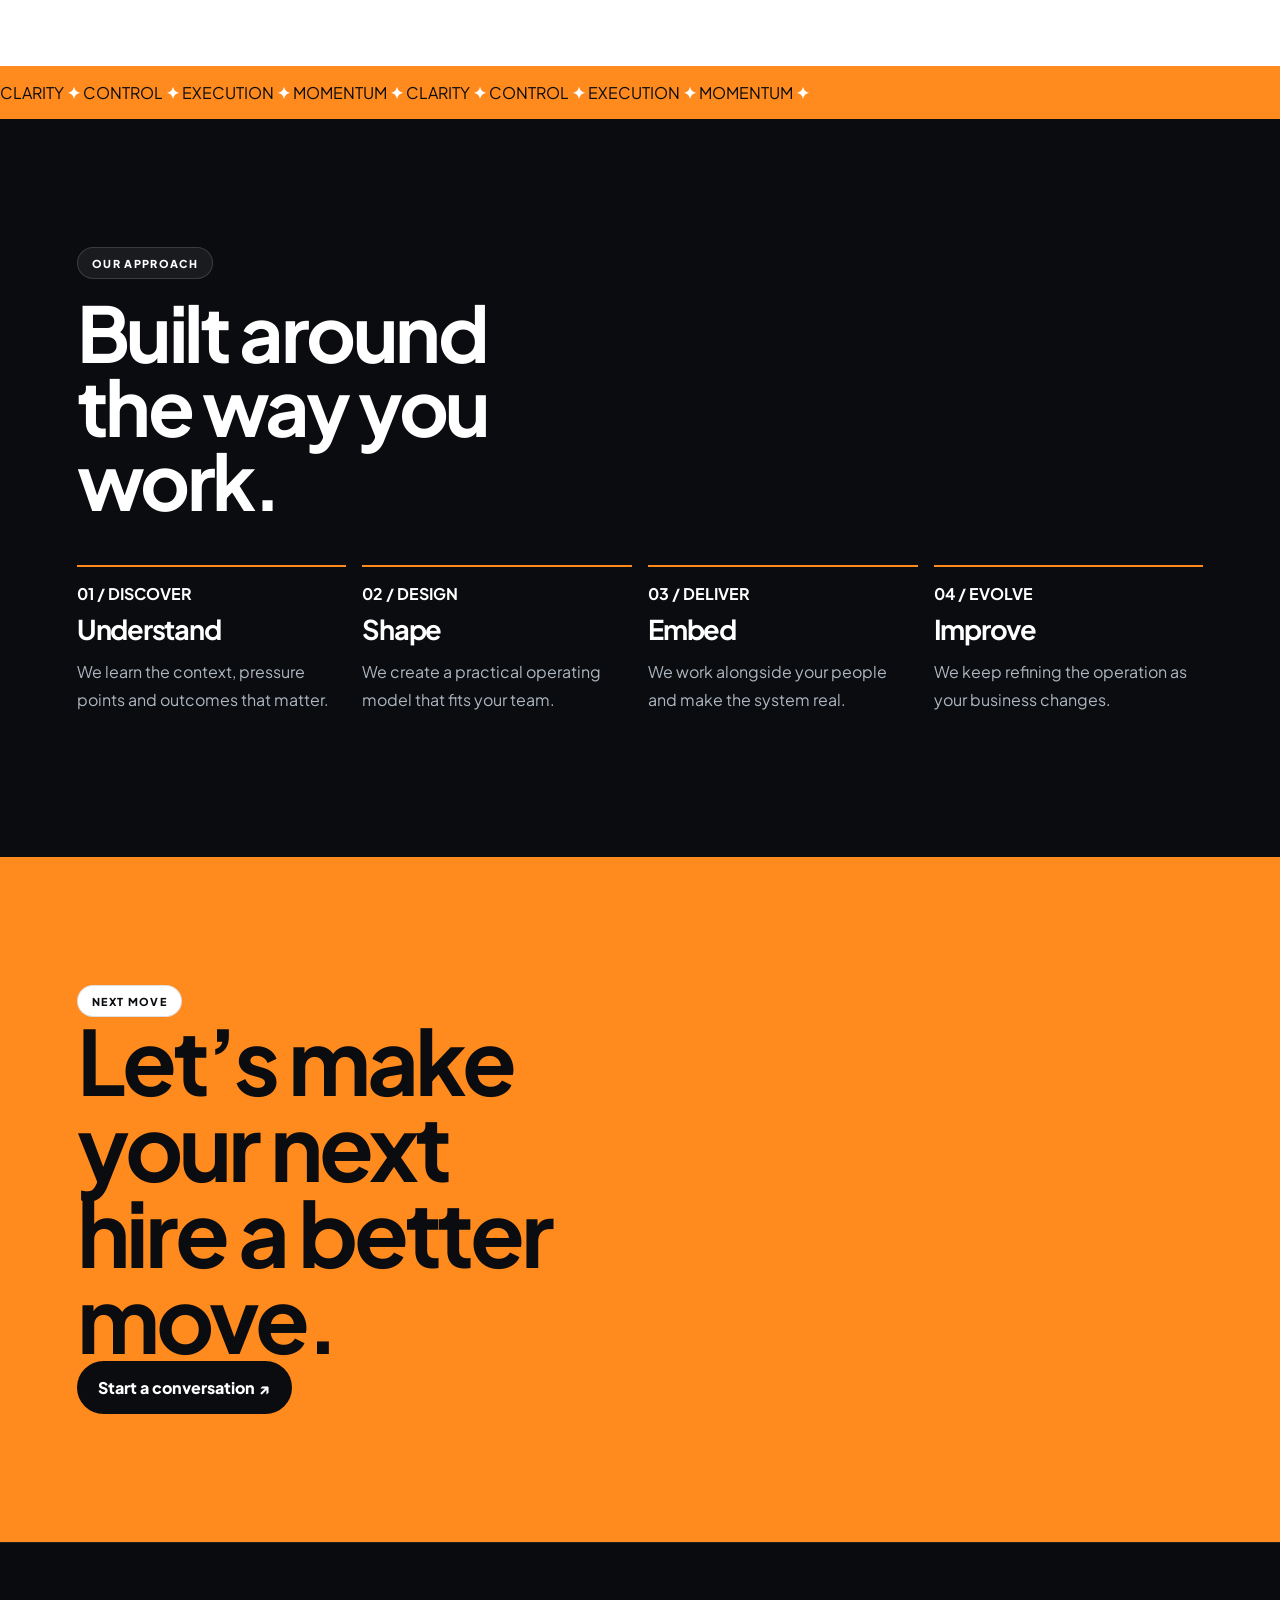
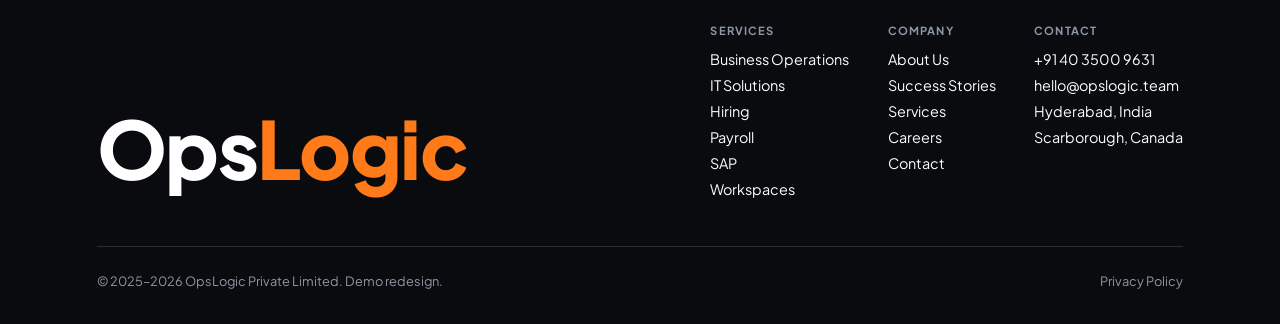
<file: hiring-services.html>
<!doctype html><html lang="en"><head><meta charset="utf-8"><meta name="viewport" content="width=device-width,initial-scale=1"><meta name="description" content="OpsLogic — operational solutions for growing businesses."><title>Hiring Services — OpsLogic</title><link rel="stylesheet" href="site.css"></head><body><header class="site-nav"><div class="nav-shell"><a class="brand" href="index.html"><span class="mark">OL</span>OpsLogic</a><nav class="nav-links"><a href="index.html">Home</a><a href="about-us.html" class="">About Us</a><div class="nav-drop"><button>Services ↘</button><div class="nav-drop-menu"><a href="business-operations.html">Business Operations</a><a href="it-solutions.html">IT Solutions</a><a href="hiring-services.html">Hiring Services</a><a href="payroll-services.html">Payroll Services</a><a href="sap-services.html">SAP Services</a><a href="shared-workspaces.html">Shared Workspaces</a></div></div><a href="careers.html" class="">Careers</a><a href="contact-us.html" class="">Contact</a></nav><a class="nav-cta" href="contact-us.html">Let's talk ↗</a></div></header><main><section class="internal-hero"><video autoplay muted loop playsinline poster="https://assets.mixkit.co/videos/40680/40680-thumb-360-0.jpg"><source src="https://assets.mixkit.co/videos/40680/40680-360.mp4" type="video/mp4"></video><div class="hero-shade"></div><div class="wrap hero-content reveal"><span class="eyebrow orange">Build the team before the backlog builds.</span><h1>Hiring Services</h1><p>We manage the recruitment journey from sourcing to onboarding, aligned to your culture, role requirements and growth plans.</p><div class="hero-meta"><span>OpsLogic</span><span>Built around your business</span><span>Designed to scale</span></div></div><div class="hero-corner">Scroll to explore ↓</div></section><section class="statement"><div class="wrap service-intro"><div class="reveal"><span class="eyebrow">GROW</span><h2>Recruitment that moves with you</h2></div><div class="reveal"><p>Bring structure and speed to hiring without losing the human side.</p></div></div><div class="wrap service-features"><article class="feature reveal"><span class="feature-num">01</span><h3>Talent sourcing</h3><p>Find relevant candidates through focused search and outreach.</p></article><article class="feature reveal"><span class="feature-num">02</span><h3>Screening</h3><p>Create a consistent process for evaluating the right fit.</p></article><article class="feature reveal"><span class="feature-num">03</span><h3>Onboarding</h3><p>Turn accepted offers into productive starts.</p></article></div></section><div class="marquee"><div class="marquee-track">CLARITY <b>✦</b> CONTROL <b>✦</b> EXECUTION <b>✦</b> MOMENTUM <b>✦</b> CLARITY <b>✦</b> CONTROL <b>✦</b> EXECUTION <b>✦</b> MOMENTUM <b>✦</b></div></div><section class="ink"><div class="wrap"><span class="eyebrow">Our approach</span><h2 style="font-size:clamp(3rem,6vw,6rem);max-width:9ch;margin:1rem 0">Built around the way you work.</h2><div class="service-flow"><div class="flow"><b>01 / DISCOVER</b><h3>Understand</h3><p>We learn the context, pressure points and outcomes that matter.</p></div><div class="flow"><b>02 / DESIGN</b><h3>Shape</h3><p>We create a practical operating model that fits your team.</p></div><div class="flow"><b>03 / DELIVER</b><h3>Embed</h3><p>We work alongside your people and make the system real.</p></div><div class="flow"><b>04 / EVOLVE</b><h3>Improve</h3><p>We keep refining the operation as your business changes.</p></div></div></div></section><section class="service-cta"><div class="wrap"><span class="eyebrow">Next move</span><h2>Let’s make your next hire a better move.</h2><a class="button" href="contact-us.html">Start a conversation ↗</a></div></section></main><footer class="ops-footer">
  <div class="wrap">
    <div class="foot-top">
      <div class="flogo">Ops<span class="orange">Logic</span></div>
      <div class="foot-links">
        <div>
          <h4>Services</h4>
          <ul><li><a href="#services">Business Operations</a></li><li><a href="#services">IT Solutions</a></li><li><a href="#services">Hiring</a></li><li><a href="#services">Payroll</a></li><li><a href="#services">SAP</a></li><li><a href="#services">Workspaces</a></li></ul>
        </div>
        <div>
          <h4>Company</h4>
          <ul><li><a href="about-us.html">About Us</a></li><li><a href="success-stories.html">Success Stories</a></li><li><a href="services.html">Services</a></li><li><a href="careers.html">Careers</a></li><li><a href="contact-us.html">Contact</a></li></ul>
        </div>
        <div>
          <h4>Contact</h4>
          <ul><li><a href="tel:+914035009631">+91 40 3500 9631</a></li><li><a href="mailto:hello@opslogic.team">hello@opslogic.team</a></li><li>Hyderabad, India</li><li>Scarborough, Canada</li></ul>
        </div>
      </div>
    </div>
    <div class="foot-bottom">
      <span>© 2025–2026 OpsLogic Private Limited. Demo redesign.</span>
      <span>Privacy Policy</span>
    </div>
  </div>
</footer><script src="shared-pages.js"></script></body></html>
</file>
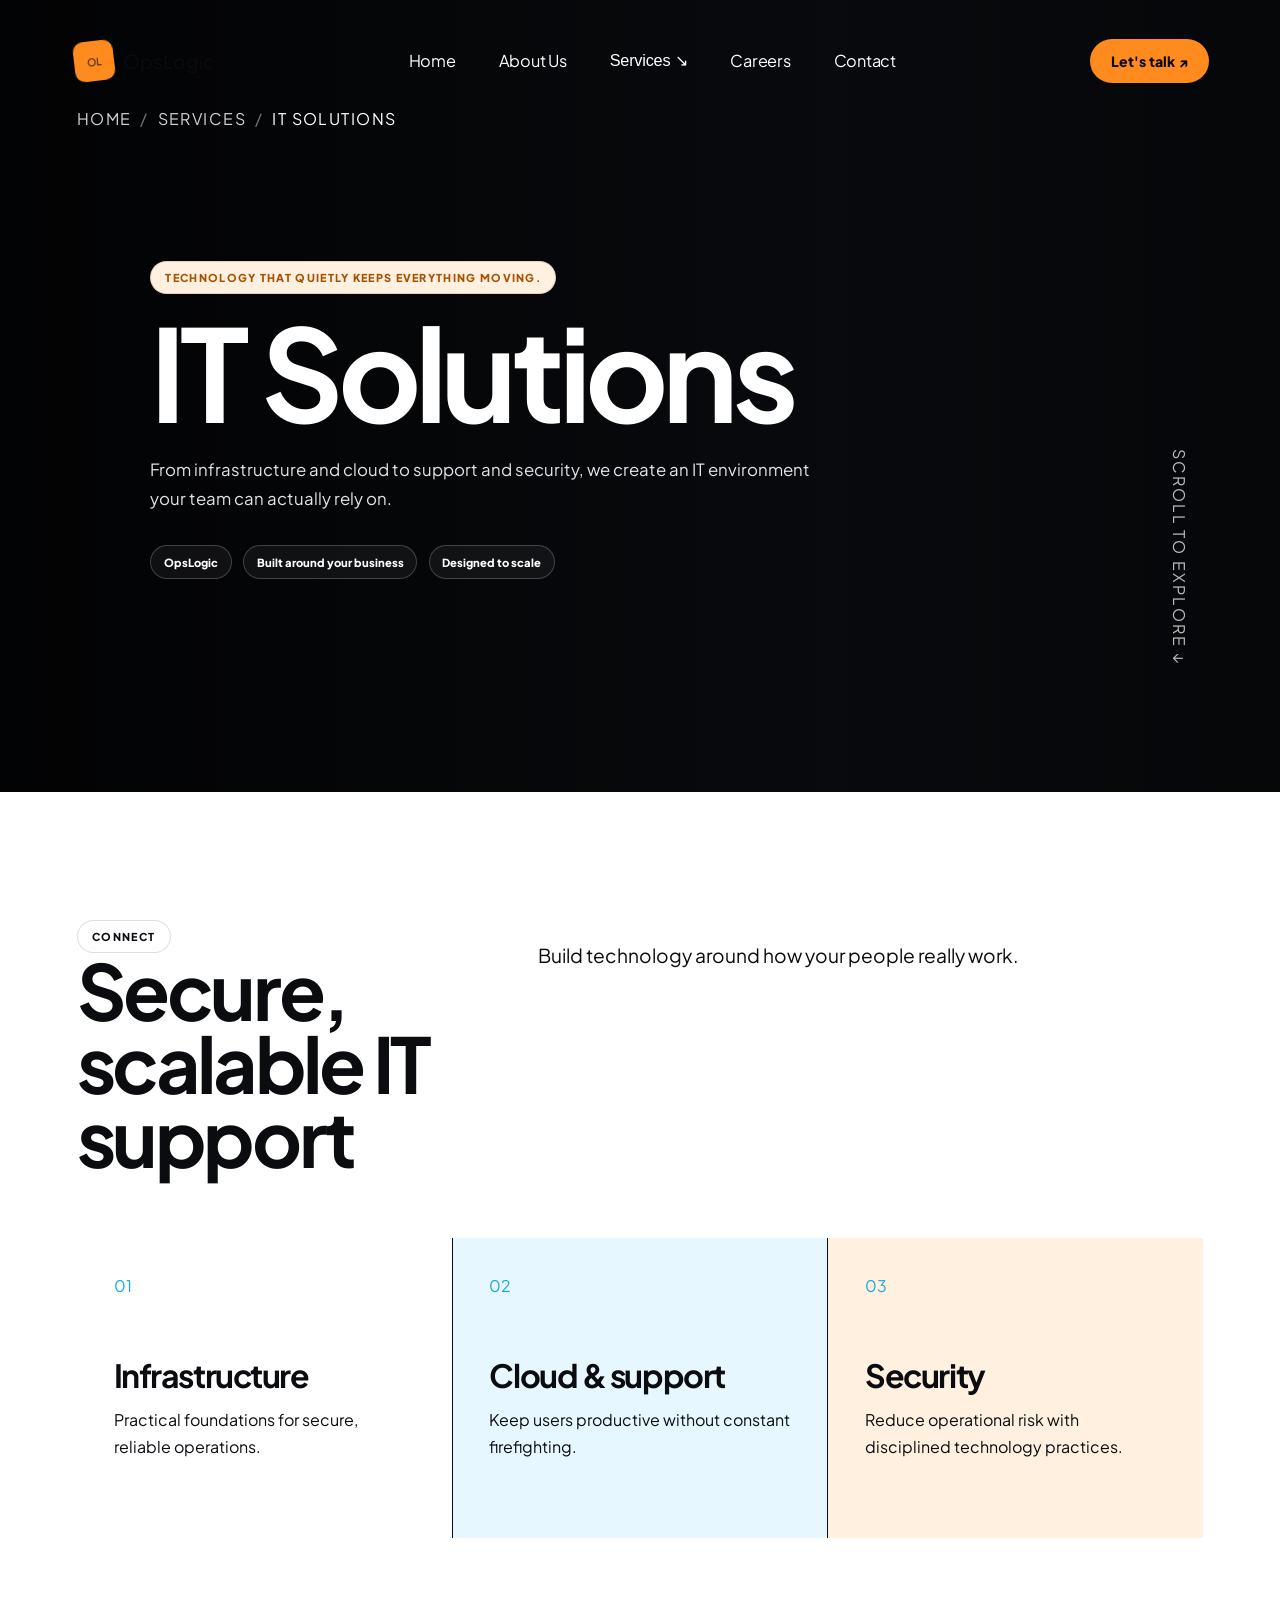
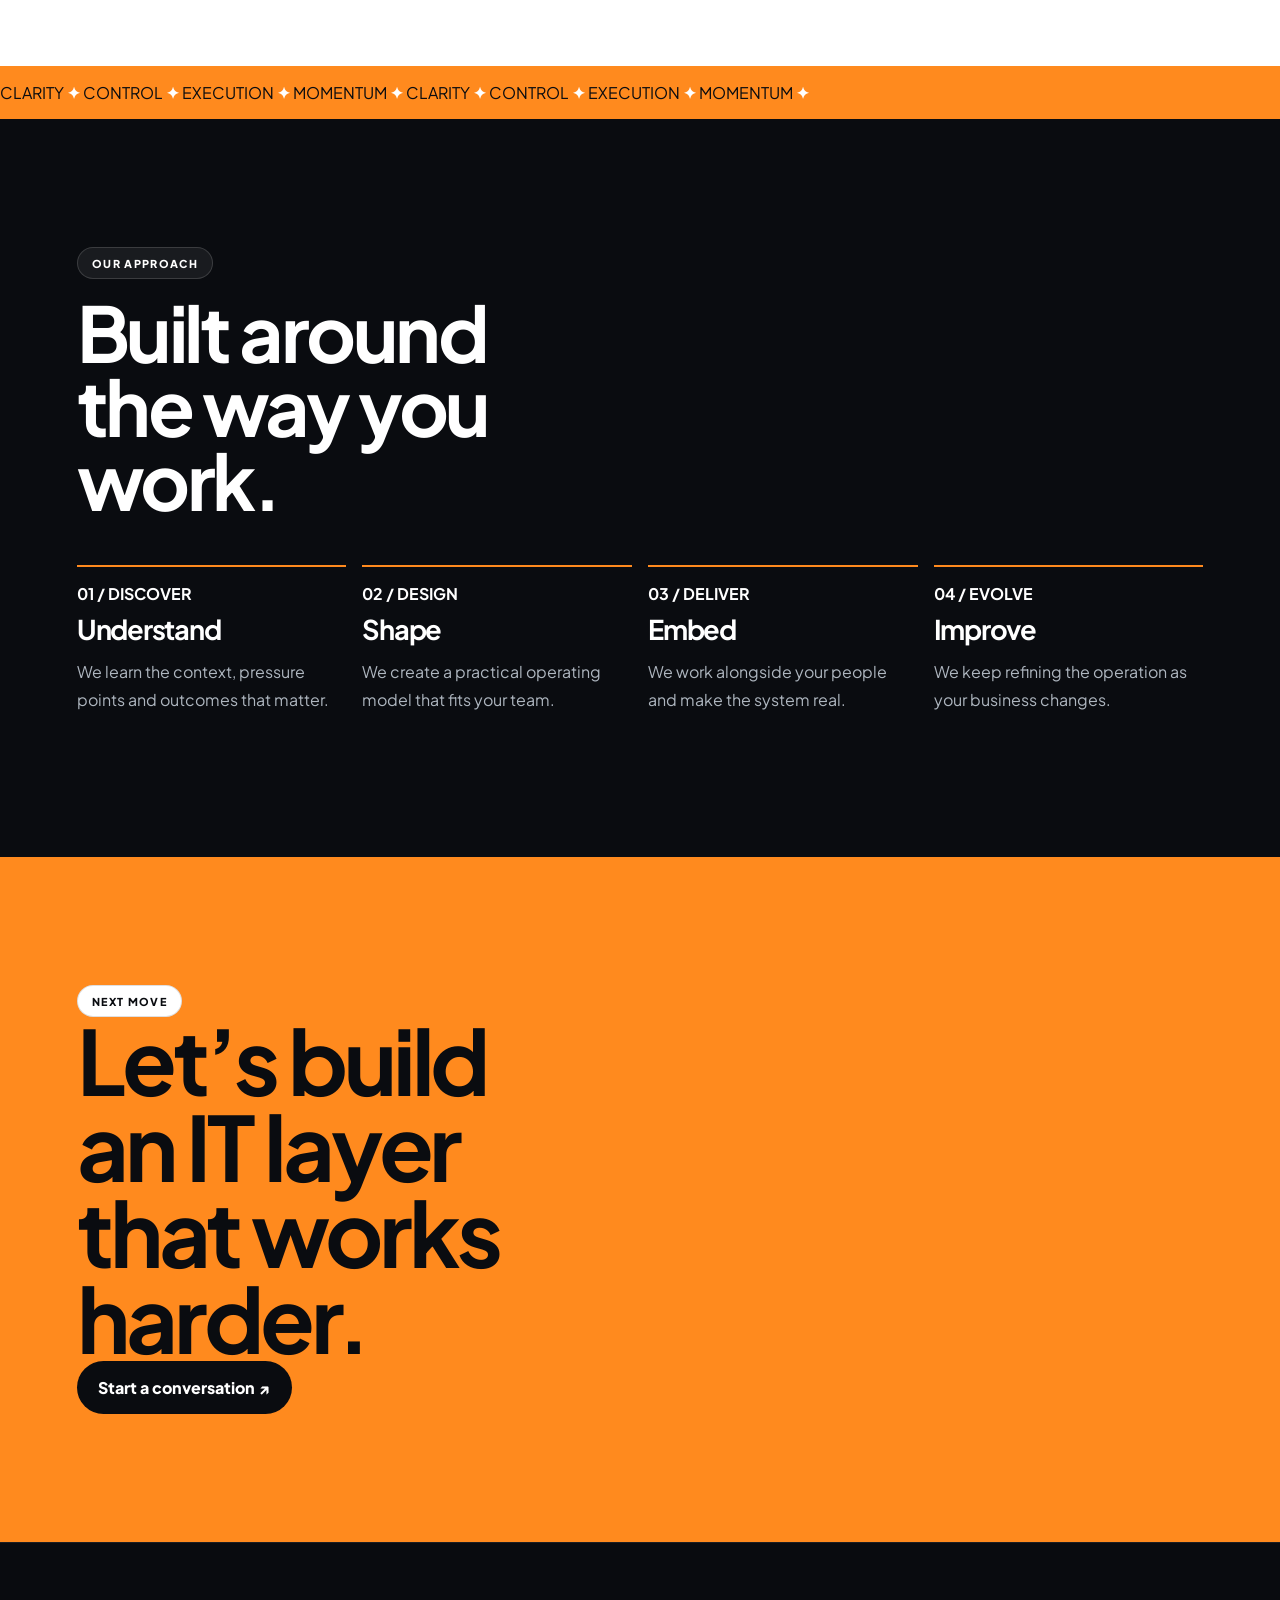
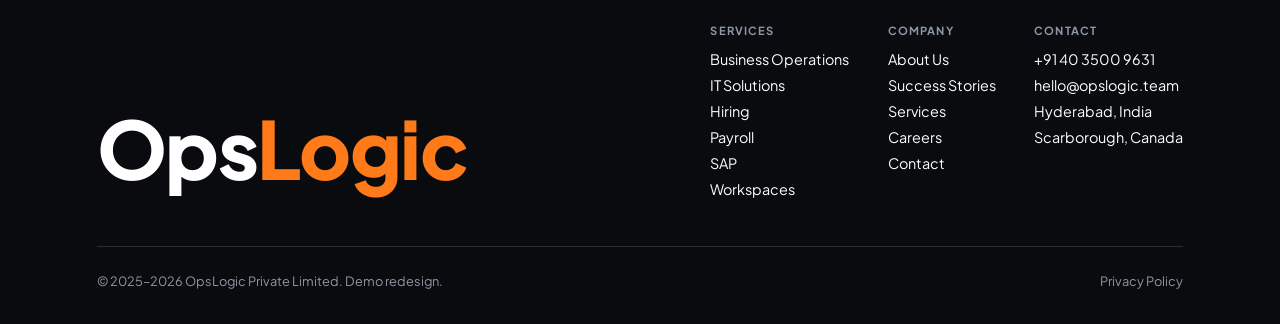
<file: it-solutions.html>
<!doctype html><html lang="en"><head><meta charset="utf-8"><meta name="viewport" content="width=device-width,initial-scale=1"><meta name="description" content="OpsLogic — operational solutions for growing businesses."><title>IT Solutions — OpsLogic</title><link rel="stylesheet" href="site.css"></head><body><header class="site-nav"><div class="nav-shell"><a class="brand" href="index.html"><span class="mark">OL</span>OpsLogic</a><nav class="nav-links"><a href="index.html">Home</a><a href="about-us.html" class="">About Us</a><div class="nav-drop"><button>Services ↘</button><div class="nav-drop-menu"><a href="business-operations.html">Business Operations</a><a href="it-solutions.html">IT Solutions</a><a href="hiring-services.html">Hiring Services</a><a href="payroll-services.html">Payroll Services</a><a href="sap-services.html">SAP Services</a><a href="shared-workspaces.html">Shared Workspaces</a></div></div><a href="careers.html" class="">Careers</a><a href="contact-us.html" class="">Contact</a></nav><a class="nav-cta" href="contact-us.html">Let's talk ↗</a></div></header><main><section class="internal-hero"><video autoplay muted loop playsinline poster="https://assets.mixkit.co/videos/40680/40680-thumb-360-0.jpg"><source src="https://assets.mixkit.co/videos/40680/40680-360.mp4" type="video/mp4"></video><div class="hero-shade"></div><div class="wrap hero-content reveal"><span class="eyebrow orange">Technology that quietly keeps everything moving.</span><h1>IT Solutions</h1><p>From infrastructure and cloud to support and security, we create an IT environment your team can actually rely on.</p><div class="hero-meta"><span>OpsLogic</span><span>Built around your business</span><span>Designed to scale</span></div></div><div class="hero-corner">Scroll to explore ↓</div></section><section class="statement"><div class="wrap service-intro"><div class="reveal"><span class="eyebrow">CONNECT</span><h2>Secure, scalable IT support</h2></div><div class="reveal"><p>Build technology around how your people really work.</p></div></div><div class="wrap service-features"><article class="feature reveal"><span class="feature-num">01</span><h3>Infrastructure</h3><p>Practical foundations for secure, reliable operations.</p></article><article class="feature reveal"><span class="feature-num">02</span><h3>Cloud & support</h3><p>Keep users productive without constant firefighting.</p></article><article class="feature reveal"><span class="feature-num">03</span><h3>Security</h3><p>Reduce operational risk with disciplined technology practices.</p></article></div></section><div class="marquee"><div class="marquee-track">CLARITY <b>✦</b> CONTROL <b>✦</b> EXECUTION <b>✦</b> MOMENTUM <b>✦</b> CLARITY <b>✦</b> CONTROL <b>✦</b> EXECUTION <b>✦</b> MOMENTUM <b>✦</b></div></div><section class="ink"><div class="wrap"><span class="eyebrow">Our approach</span><h2 style="font-size:clamp(3rem,6vw,6rem);max-width:9ch;margin:1rem 0">Built around the way you work.</h2><div class="service-flow"><div class="flow"><b>01 / DISCOVER</b><h3>Understand</h3><p>We learn the context, pressure points and outcomes that matter.</p></div><div class="flow"><b>02 / DESIGN</b><h3>Shape</h3><p>We create a practical operating model that fits your team.</p></div><div class="flow"><b>03 / DELIVER</b><h3>Embed</h3><p>We work alongside your people and make the system real.</p></div><div class="flow"><b>04 / EVOLVE</b><h3>Improve</h3><p>We keep refining the operation as your business changes.</p></div></div></div></section><section class="service-cta"><div class="wrap"><span class="eyebrow">Next move</span><h2>Let’s build an IT layer that works harder.</h2><a class="button" href="contact-us.html">Start a conversation ↗</a></div></section></main><footer class="ops-footer">
  <div class="wrap">
    <div class="foot-top">
      <div class="flogo">Ops<span class="orange">Logic</span></div>
      <div class="foot-links">
        <div>
          <h4>Services</h4>
          <ul><li><a href="#services">Business Operations</a></li><li><a href="#services">IT Solutions</a></li><li><a href="#services">Hiring</a></li><li><a href="#services">Payroll</a></li><li><a href="#services">SAP</a></li><li><a href="#services">Workspaces</a></li></ul>
        </div>
        <div>
          <h4>Company</h4>
          <ul><li><a href="about-us.html">About Us</a></li><li><a href="success-stories.html">Success Stories</a></li><li><a href="services.html">Services</a></li><li><a href="careers.html">Careers</a></li><li><a href="contact-us.html">Contact</a></li></ul>
        </div>
        <div>
          <h4>Contact</h4>
          <ul><li><a href="tel:+914035009631">+91 40 3500 9631</a></li><li><a href="mailto:hello@opslogic.team">hello@opslogic.team</a></li><li>Hyderabad, India</li><li>Scarborough, Canada</li></ul>
        </div>
      </div>
    </div>
    <div class="foot-bottom">
      <span>© 2025–2026 OpsLogic Private Limited. Demo redesign.</span>
      <span>Privacy Policy</span>
    </div>
  </div>
</footer><script src="shared-pages.js"></script></body></html>
</file>
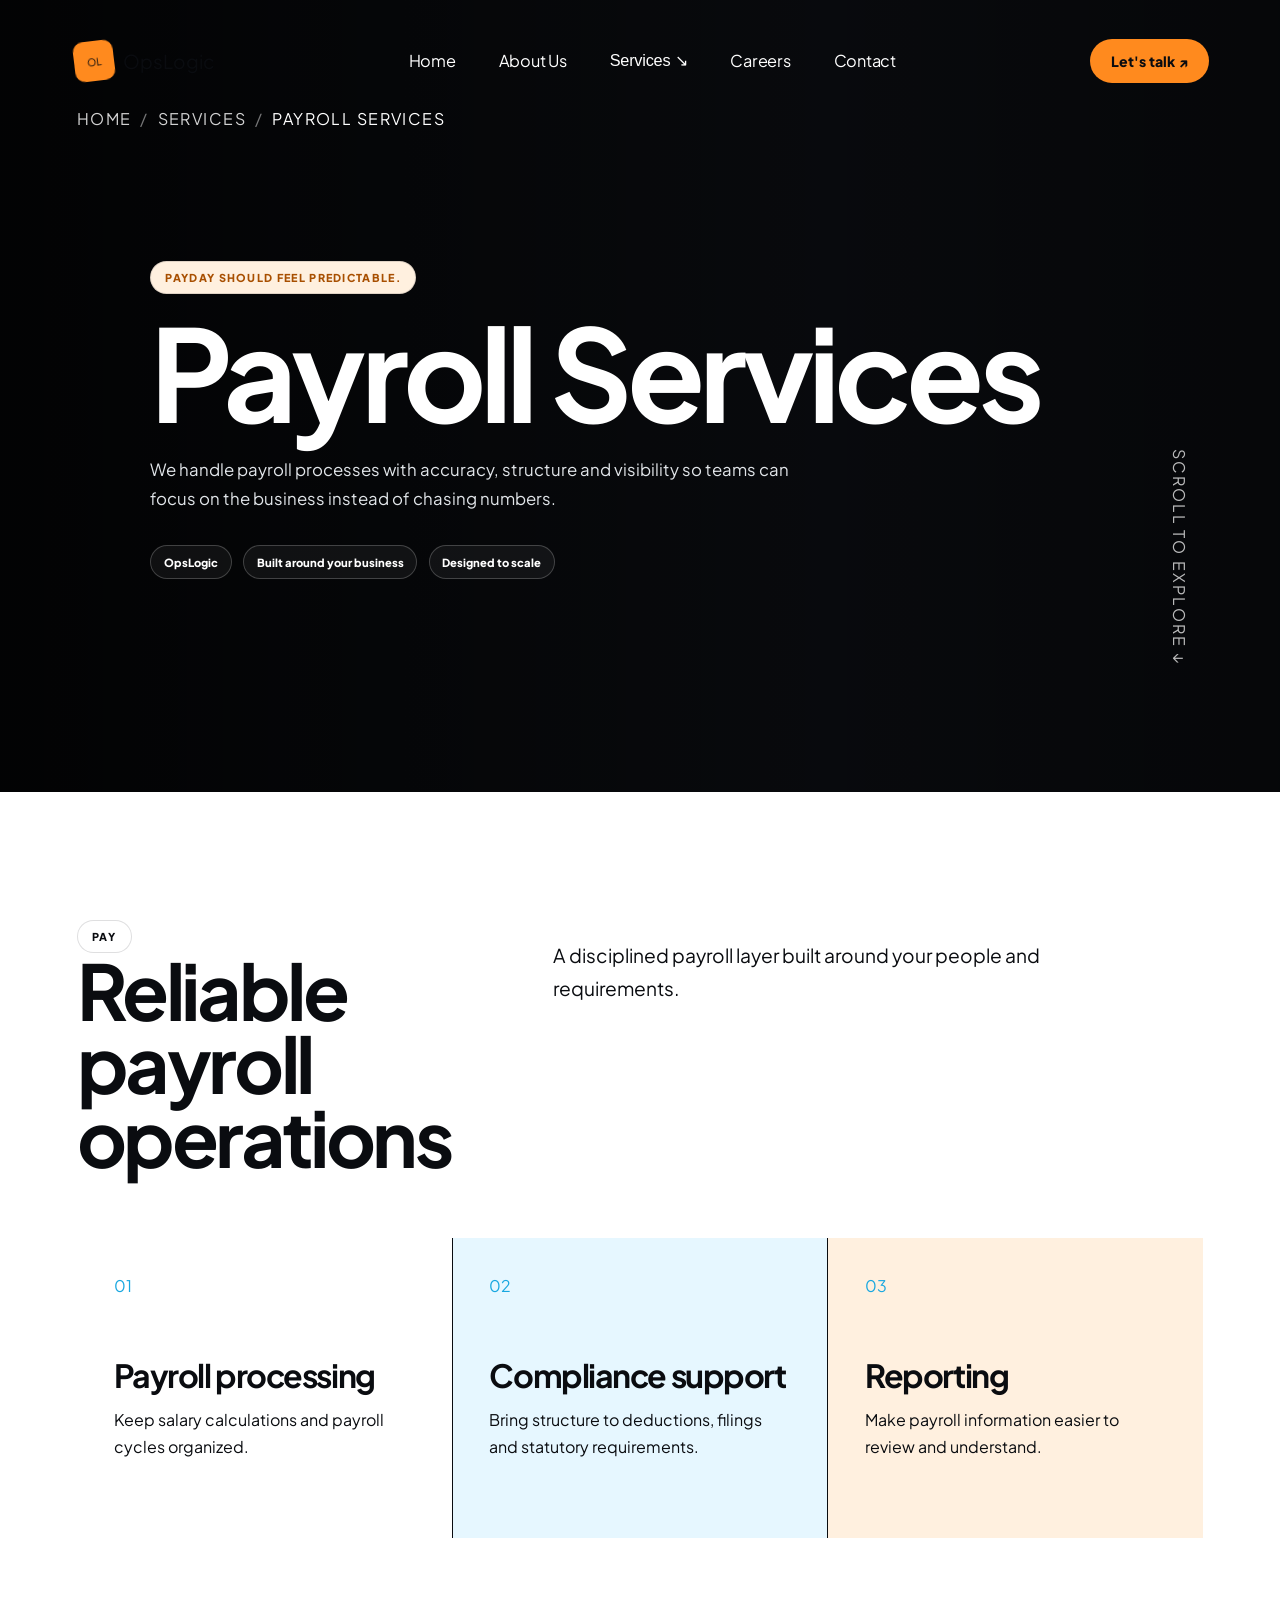
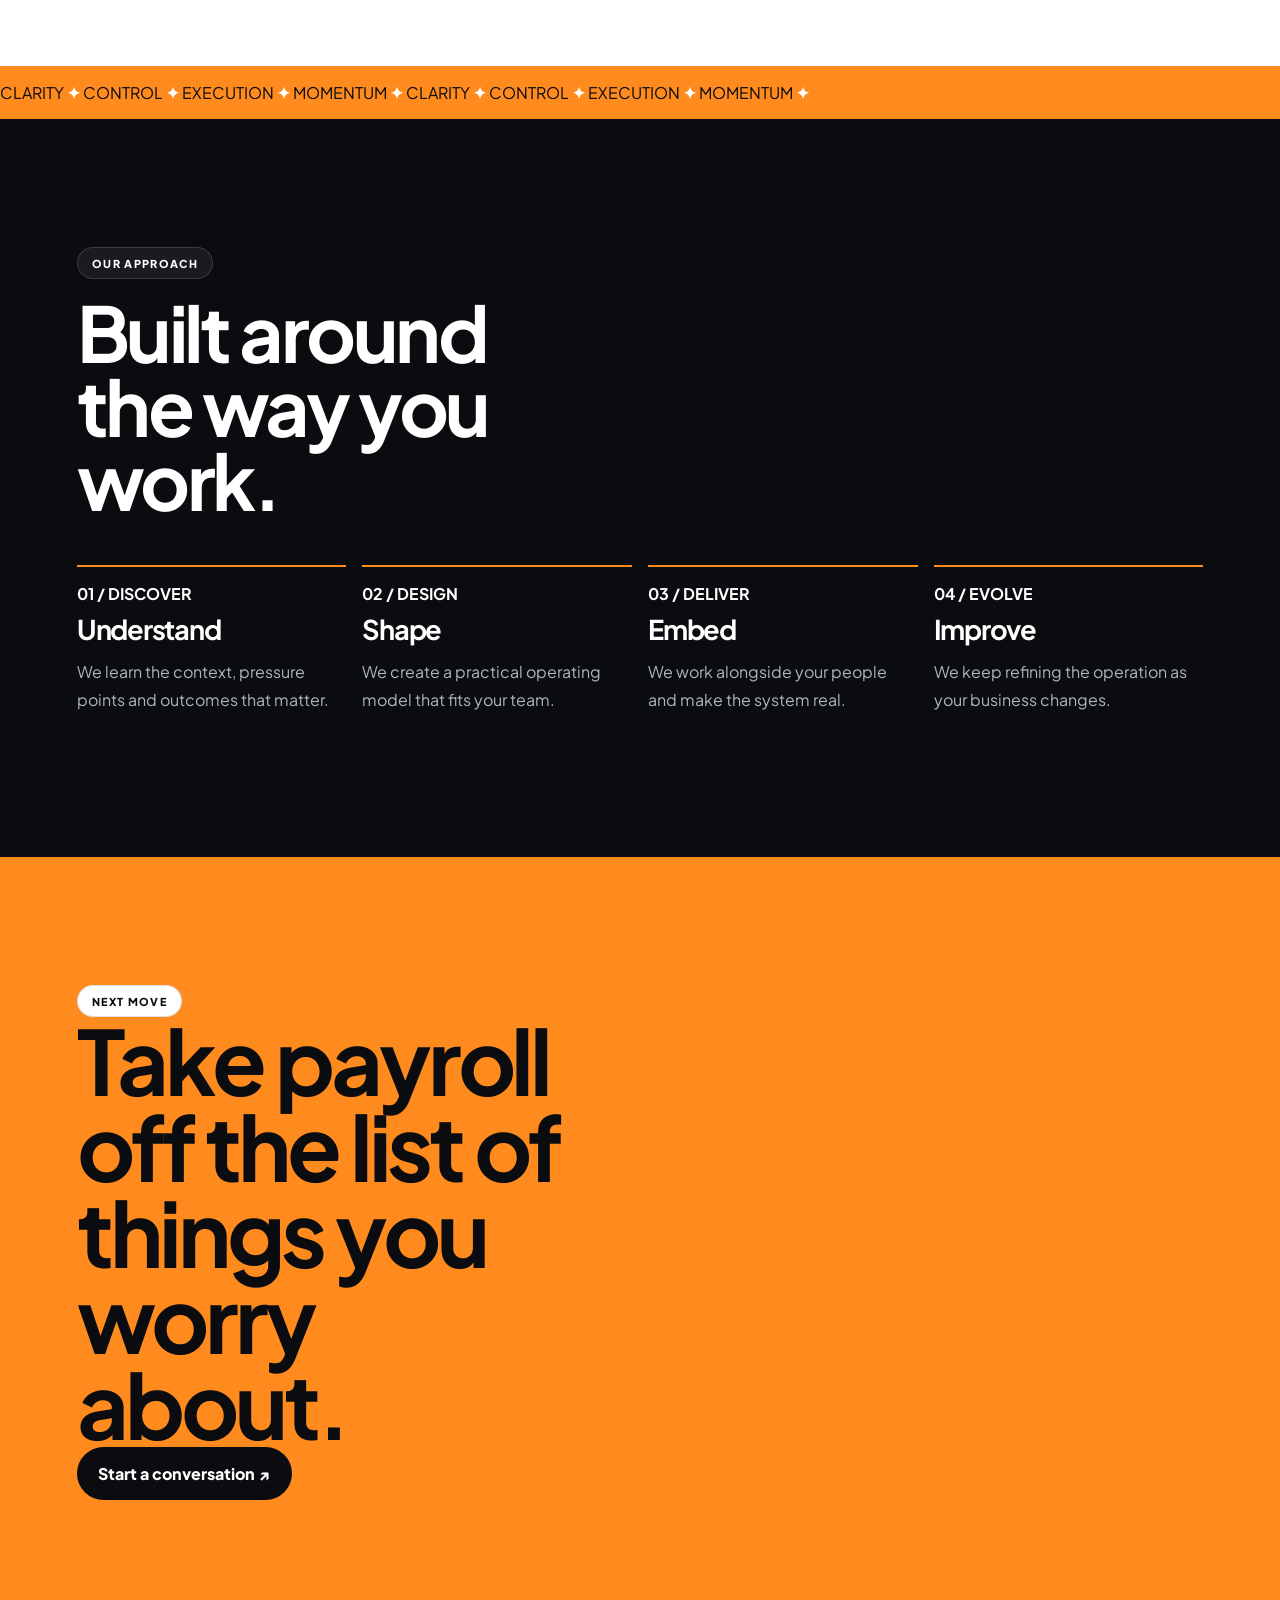
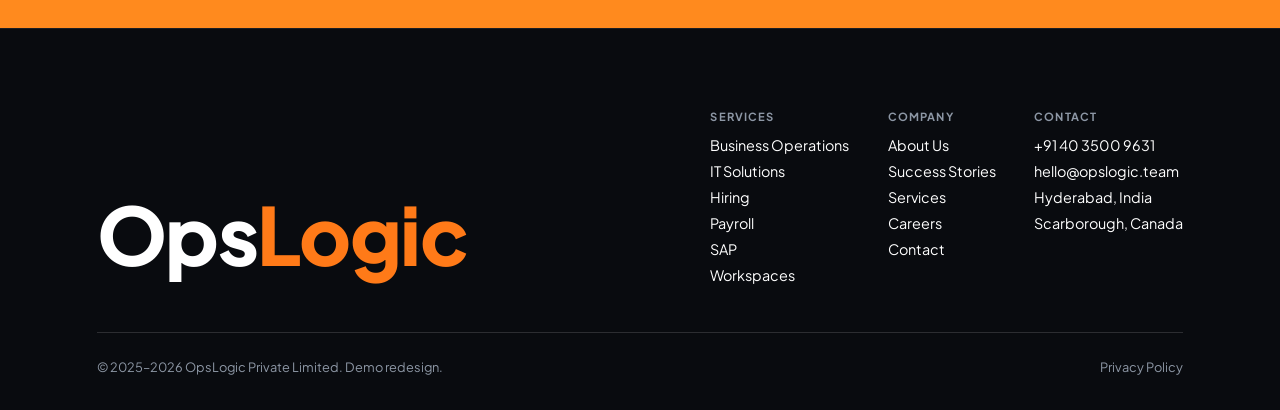
<file: payroll-services.html>
<!doctype html><html lang="en"><head><meta charset="utf-8"><meta name="viewport" content="width=device-width,initial-scale=1"><meta name="description" content="OpsLogic — operational solutions for growing businesses."><title>Payroll Services — OpsLogic</title><link rel="stylesheet" href="site.css"></head><body><header class="site-nav"><div class="nav-shell"><a class="brand" href="index.html"><span class="mark">OL</span>OpsLogic</a><nav class="nav-links"><a href="index.html">Home</a><a href="about-us.html" class="">About Us</a><div class="nav-drop"><button>Services ↘</button><div class="nav-drop-menu"><a href="business-operations.html">Business Operations</a><a href="it-solutions.html">IT Solutions</a><a href="hiring-services.html">Hiring Services</a><a href="payroll-services.html">Payroll Services</a><a href="sap-services.html">SAP Services</a><a href="shared-workspaces.html">Shared Workspaces</a></div></div><a href="careers.html" class="">Careers</a><a href="contact-us.html" class="">Contact</a></nav><a class="nav-cta" href="contact-us.html">Let's talk ↗</a></div></header><main><section class="internal-hero"><video autoplay muted loop playsinline poster="https://assets.mixkit.co/videos/40680/40680-thumb-360-0.jpg"><source src="https://assets.mixkit.co/videos/40680/40680-360.mp4" type="video/mp4"></video><div class="hero-shade"></div><div class="wrap hero-content reveal"><span class="eyebrow orange">Payday should feel predictable.</span><h1>Payroll Services</h1><p>We handle payroll processes with accuracy, structure and visibility so teams can focus on the business instead of chasing numbers.</p><div class="hero-meta"><span>OpsLogic</span><span>Built around your business</span><span>Designed to scale</span></div></div><div class="hero-corner">Scroll to explore ↓</div></section><section class="statement"><div class="wrap service-intro"><div class="reveal"><span class="eyebrow">PAY</span><h2>Reliable payroll operations</h2></div><div class="reveal"><p>A disciplined payroll layer built around your people and requirements.</p></div></div><div class="wrap service-features"><article class="feature reveal"><span class="feature-num">01</span><h3>Payroll processing</h3><p>Keep salary calculations and payroll cycles organized.</p></article><article class="feature reveal"><span class="feature-num">02</span><h3>Compliance support</h3><p>Bring structure to deductions, filings and statutory requirements.</p></article><article class="feature reveal"><span class="feature-num">03</span><h3>Reporting</h3><p>Make payroll information easier to review and understand.</p></article></div></section><div class="marquee"><div class="marquee-track">CLARITY <b>✦</b> CONTROL <b>✦</b> EXECUTION <b>✦</b> MOMENTUM <b>✦</b> CLARITY <b>✦</b> CONTROL <b>✦</b> EXECUTION <b>✦</b> MOMENTUM <b>✦</b></div></div><section class="ink"><div class="wrap"><span class="eyebrow">Our approach</span><h2 style="font-size:clamp(3rem,6vw,6rem);max-width:9ch;margin:1rem 0">Built around the way you work.</h2><div class="service-flow"><div class="flow"><b>01 / DISCOVER</b><h3>Understand</h3><p>We learn the context, pressure points and outcomes that matter.</p></div><div class="flow"><b>02 / DESIGN</b><h3>Shape</h3><p>We create a practical operating model that fits your team.</p></div><div class="flow"><b>03 / DELIVER</b><h3>Embed</h3><p>We work alongside your people and make the system real.</p></div><div class="flow"><b>04 / EVOLVE</b><h3>Improve</h3><p>We keep refining the operation as your business changes.</p></div></div></div></section><section class="service-cta"><div class="wrap"><span class="eyebrow">Next move</span><h2>Take payroll off the list of things you worry about.</h2><a class="button" href="contact-us.html">Start a conversation ↗</a></div></section></main><footer class="ops-footer">
  <div class="wrap">
    <div class="foot-top">
      <div class="flogo">Ops<span class="orange">Logic</span></div>
      <div class="foot-links">
        <div>
          <h4>Services</h4>
          <ul><li><a href="#services">Business Operations</a></li><li><a href="#services">IT Solutions</a></li><li><a href="#services">Hiring</a></li><li><a href="#services">Payroll</a></li><li><a href="#services">SAP</a></li><li><a href="#services">Workspaces</a></li></ul>
        </div>
        <div>
          <h4>Company</h4>
          <ul><li><a href="about-us.html">About Us</a></li><li><a href="success-stories.html">Success Stories</a></li><li><a href="services.html">Services</a></li><li><a href="careers.html">Careers</a></li><li><a href="contact-us.html">Contact</a></li></ul>
        </div>
        <div>
          <h4>Contact</h4>
          <ul><li><a href="tel:+914035009631">+91 40 3500 9631</a></li><li><a href="mailto:hello@opslogic.team">hello@opslogic.team</a></li><li>Hyderabad, India</li><li>Scarborough, Canada</li></ul>
        </div>
      </div>
    </div>
    <div class="foot-bottom">
      <span>© 2025–2026 OpsLogic Private Limited. Demo redesign.</span>
      <span>Privacy Policy</span>
    </div>
  </div>
</footer><script src="shared-pages.js"></script></body></html>
</file>
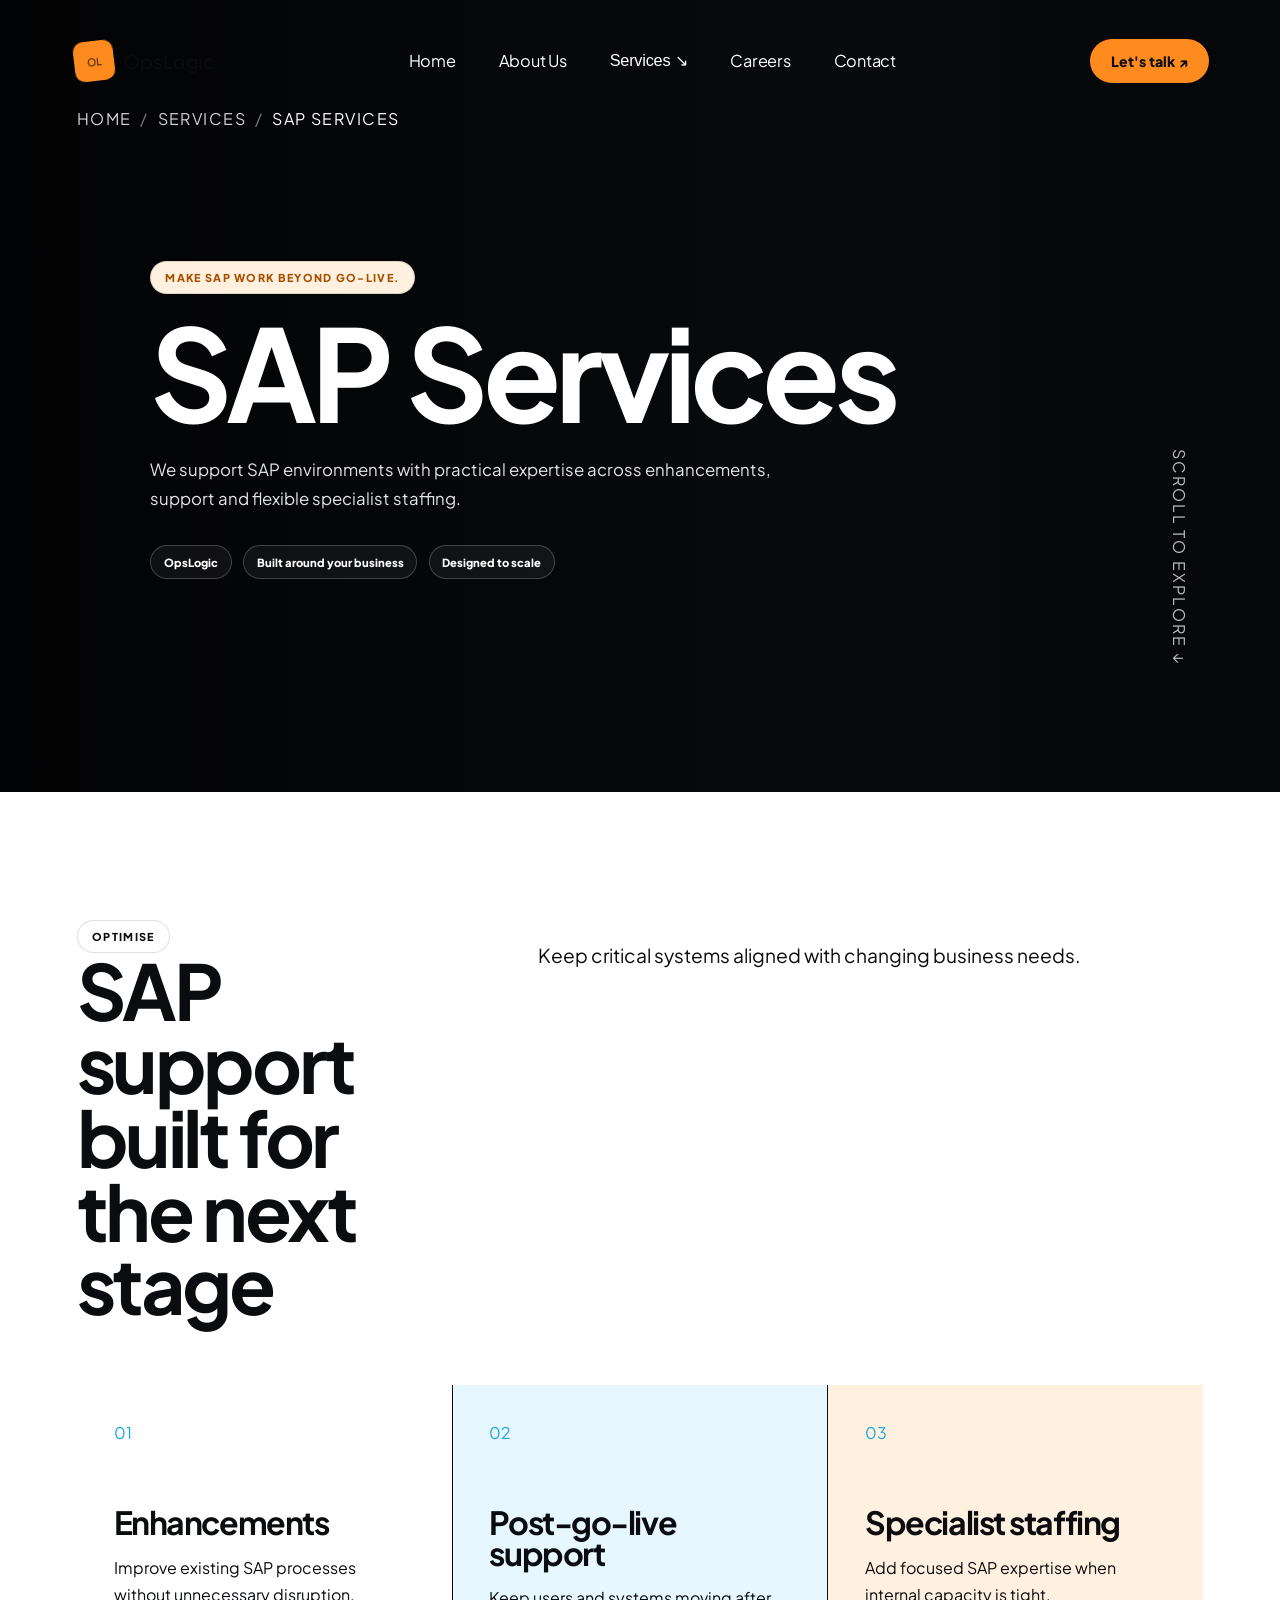
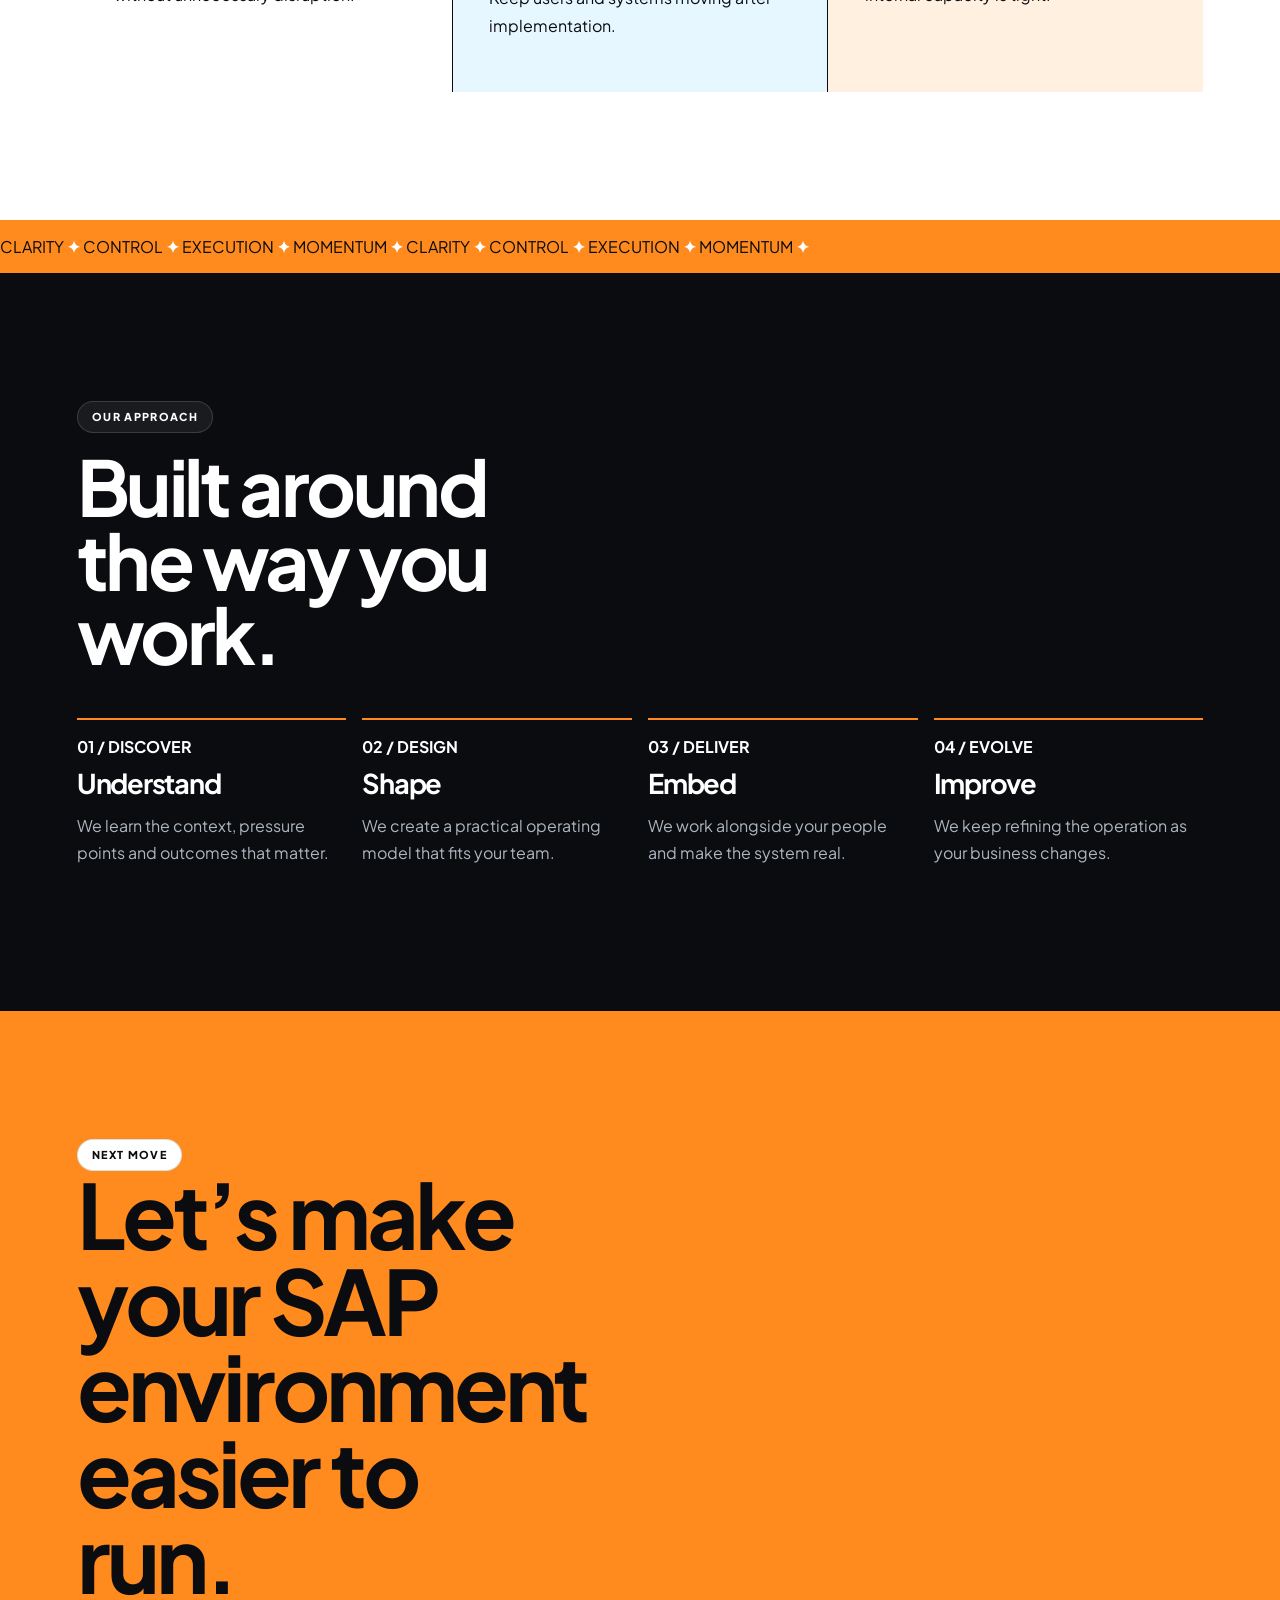
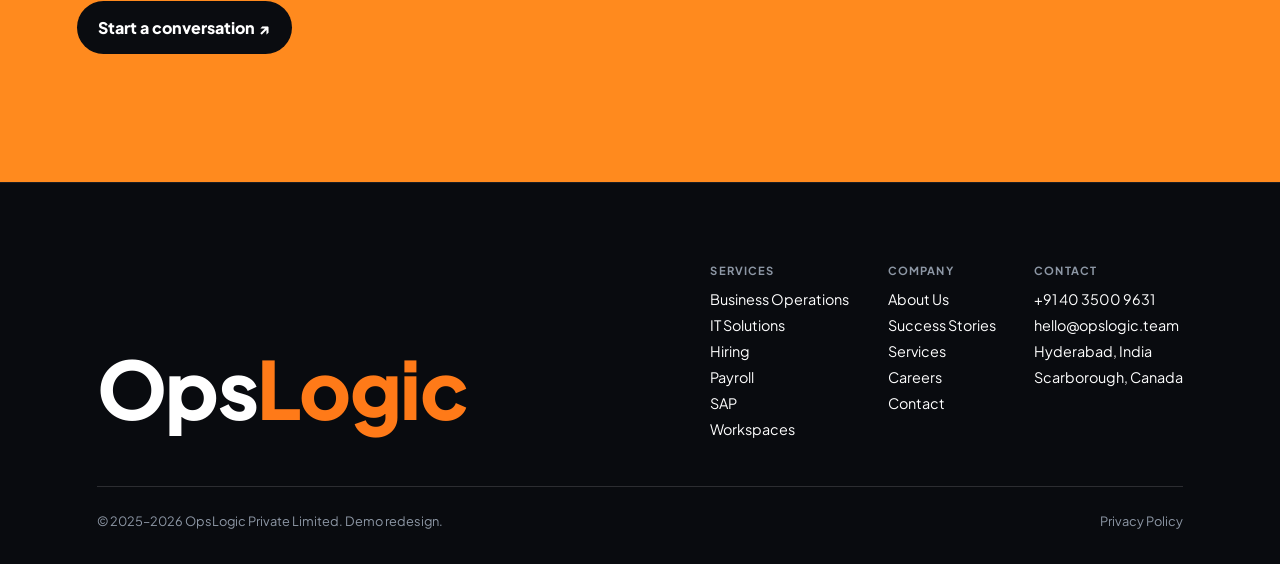
<file: sap-services.html>
<!doctype html><html lang="en"><head><meta charset="utf-8"><meta name="viewport" content="width=device-width,initial-scale=1"><meta name="description" content="OpsLogic — operational solutions for growing businesses."><title>SAP Services — OpsLogic</title><link rel="stylesheet" href="site.css"></head><body><header class="site-nav"><div class="nav-shell"><a class="brand" href="index.html"><span class="mark">OL</span>OpsLogic</a><nav class="nav-links"><a href="index.html">Home</a><a href="about-us.html" class="">About Us</a><div class="nav-drop"><button>Services ↘</button><div class="nav-drop-menu"><a href="business-operations.html">Business Operations</a><a href="it-solutions.html">IT Solutions</a><a href="hiring-services.html">Hiring Services</a><a href="payroll-services.html">Payroll Services</a><a href="sap-services.html">SAP Services</a><a href="shared-workspaces.html">Shared Workspaces</a></div></div><a href="careers.html" class="">Careers</a><a href="contact-us.html" class="">Contact</a></nav><a class="nav-cta" href="contact-us.html">Let's talk ↗</a></div></header><main><section class="internal-hero"><video autoplay muted loop playsinline poster="https://assets.mixkit.co/videos/40680/40680-thumb-360-0.jpg"><source src="https://assets.mixkit.co/videos/40680/40680-360.mp4" type="video/mp4"></video><div class="hero-shade"></div><div class="wrap hero-content reveal"><span class="eyebrow orange">Make SAP work beyond go-live.</span><h1>SAP Services</h1><p>We support SAP environments with practical expertise across enhancements, support and flexible specialist staffing.</p><div class="hero-meta"><span>OpsLogic</span><span>Built around your business</span><span>Designed to scale</span></div></div><div class="hero-corner">Scroll to explore ↓</div></section><section class="statement"><div class="wrap service-intro"><div class="reveal"><span class="eyebrow">OPTIMISE</span><h2>SAP support built for the next stage</h2></div><div class="reveal"><p>Keep critical systems aligned with changing business needs.</p></div></div><div class="wrap service-features"><article class="feature reveal"><span class="feature-num">01</span><h3>Enhancements</h3><p>Improve existing SAP processes without unnecessary disruption.</p></article><article class="feature reveal"><span class="feature-num">02</span><h3>Post-go-live support</h3><p>Keep users and systems moving after implementation.</p></article><article class="feature reveal"><span class="feature-num">03</span><h3>Specialist staffing</h3><p>Add focused SAP expertise when internal capacity is tight.</p></article></div></section><div class="marquee"><div class="marquee-track">CLARITY <b>✦</b> CONTROL <b>✦</b> EXECUTION <b>✦</b> MOMENTUM <b>✦</b> CLARITY <b>✦</b> CONTROL <b>✦</b> EXECUTION <b>✦</b> MOMENTUM <b>✦</b></div></div><section class="ink"><div class="wrap"><span class="eyebrow">Our approach</span><h2 style="font-size:clamp(3rem,6vw,6rem);max-width:9ch;margin:1rem 0">Built around the way you work.</h2><div class="service-flow"><div class="flow"><b>01 / DISCOVER</b><h3>Understand</h3><p>We learn the context, pressure points and outcomes that matter.</p></div><div class="flow"><b>02 / DESIGN</b><h3>Shape</h3><p>We create a practical operating model that fits your team.</p></div><div class="flow"><b>03 / DELIVER</b><h3>Embed</h3><p>We work alongside your people and make the system real.</p></div><div class="flow"><b>04 / EVOLVE</b><h3>Improve</h3><p>We keep refining the operation as your business changes.</p></div></div></div></section><section class="service-cta"><div class="wrap"><span class="eyebrow">Next move</span><h2>Let’s make your SAP environment easier to run.</h2><a class="button" href="contact-us.html">Start a conversation ↗</a></div></section></main><footer class="ops-footer">
  <div class="wrap">
    <div class="foot-top">
      <div class="flogo">Ops<span class="orange">Logic</span></div>
      <div class="foot-links">
        <div>
          <h4>Services</h4>
          <ul><li><a href="#services">Business Operations</a></li><li><a href="#services">IT Solutions</a></li><li><a href="#services">Hiring</a></li><li><a href="#services">Payroll</a></li><li><a href="#services">SAP</a></li><li><a href="#services">Workspaces</a></li></ul>
        </div>
        <div>
          <h4>Company</h4>
          <ul><li><a href="about-us.html">About Us</a></li><li><a href="success-stories.html">Success Stories</a></li><li><a href="services.html">Services</a></li><li><a href="careers.html">Careers</a></li><li><a href="contact-us.html">Contact</a></li></ul>
        </div>
        <div>
          <h4>Contact</h4>
          <ul><li><a href="tel:+914035009631">+91 40 3500 9631</a></li><li><a href="mailto:hello@opslogic.team">hello@opslogic.team</a></li><li>Hyderabad, India</li><li>Scarborough, Canada</li></ul>
        </div>
      </div>
    </div>
    <div class="foot-bottom">
      <span>© 2025–2026 OpsLogic Private Limited. Demo redesign.</span>
      <span>Privacy Policy</span>
    </div>
  </div>
</footer><script src="shared-pages.js"></script></body></html>
</file>
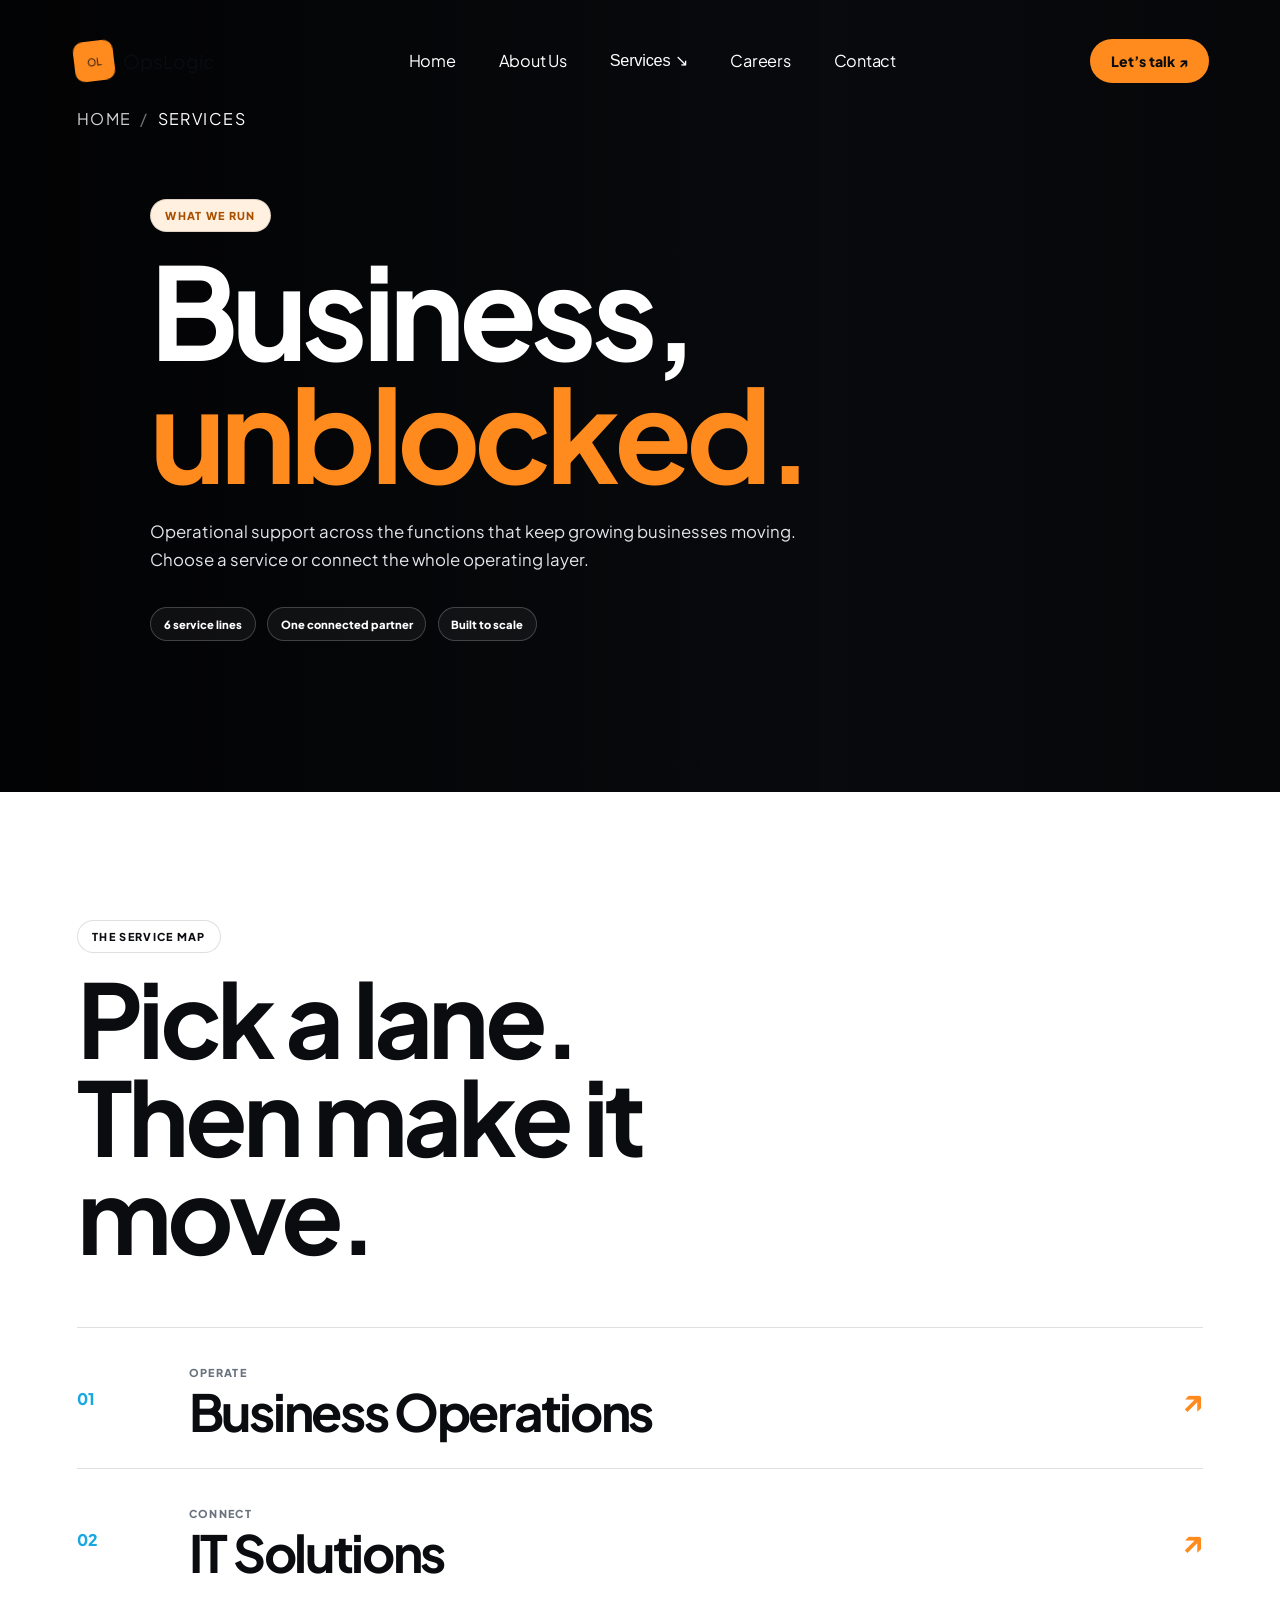
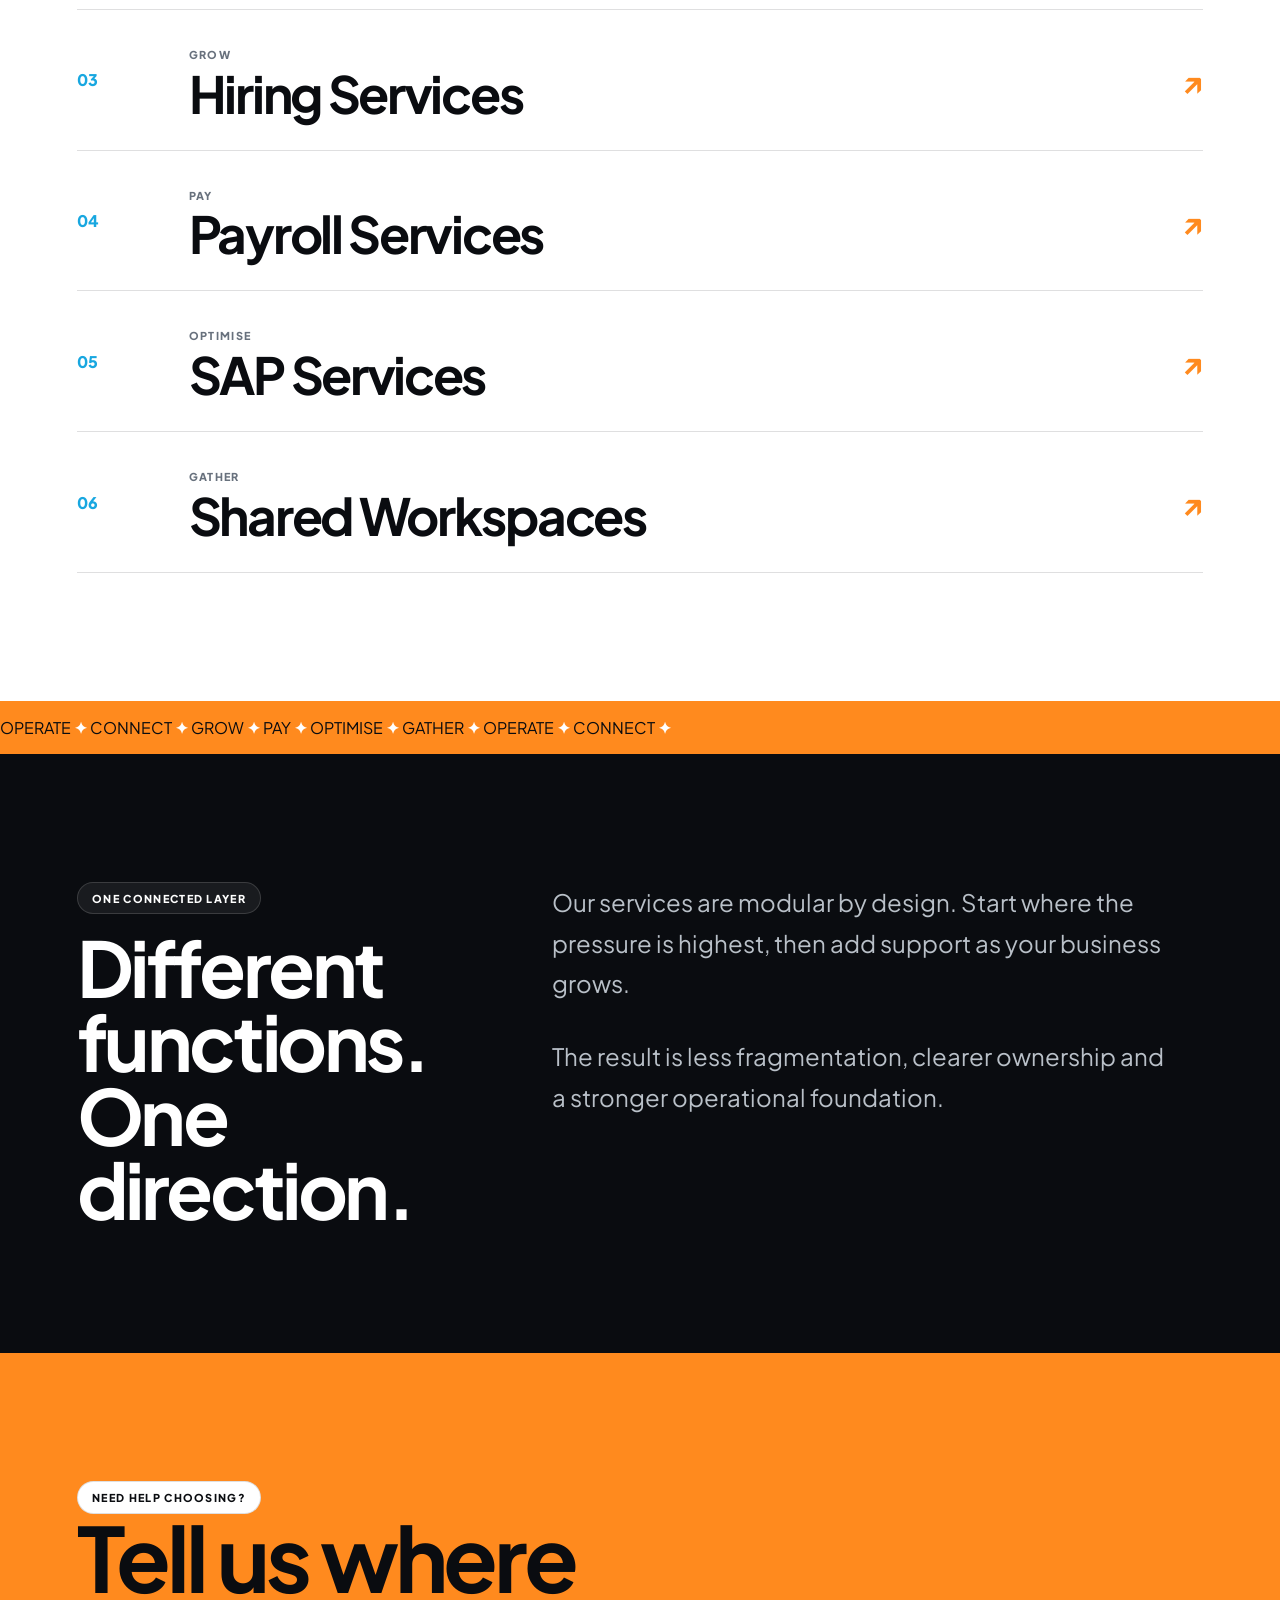
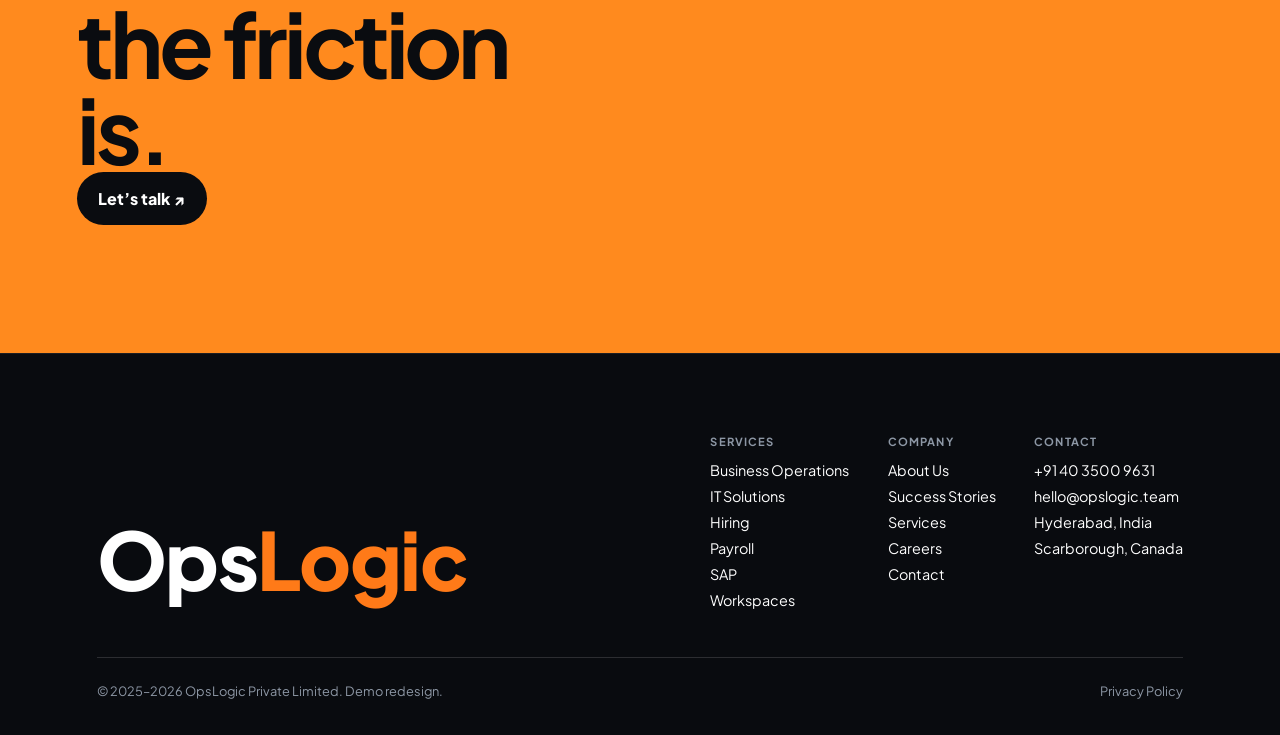
<file: services.html>
<!doctype html><html lang="en"><head><meta charset="utf-8"><meta name="viewport" content="width=device-width,initial-scale=1"><title>Services — OpsLogic</title><link rel="stylesheet" href="site.css"><style>.service-menu-list{margin-top:4rem;border-top:1px solid var(--line)}.service-feature{display:grid;grid-template-columns:80px 1fr auto;align-items:center;gap:2rem;padding:2rem 0;border-bottom:1px solid var(--line);transition:.35s}.service-feature:hover{padding-left:1.2rem;padding-right:1.2rem;background:#fff}.service-feature>span{font:900 1rem "Plus Jakarta Sans";color:var(--blue)}.service-feature small{font:800 .68rem "Plus Jakarta Sans";letter-spacing:.12em;text-transform:uppercase;color:var(--muted)}.service-feature h3{font-size:clamp(2rem,4vw,4.5rem);margin-top:.35rem}.service-feature>b{font-size:2rem;color:var(--orange)}@media(max-width:600px){.service-feature{grid-template-columns:45px 1fr auto;gap:1rem}}</style></head><body><header class="site-nav"><div class="nav-shell"><a class="brand" href="index.html"><span class="mark">OL</span>OpsLogic</a><nav class="nav-links"><a href="index.html">Home</a><a href="about-us.html">About Us</a><div class="nav-drop"><button>Services ↘</button><div class="nav-drop-menu"><a href="business-operations.html">Business Operations</a><a href="it-solutions.html">IT Solutions</a><a href="hiring-services.html">Hiring Services</a><a href="payroll-services.html">Payroll Services</a><a href="sap-services.html">SAP Services</a><a href="shared-workspaces.html">Shared Workspaces</a></div></div><a href="careers.html">Careers</a><a href="contact-us.html">Contact</a></nav><a class="nav-cta" href="contact-us.html">Let’s talk ↗</a></div></header><main><section class="internal-hero"><video autoplay muted loop playsinline poster="https://assets.mixkit.co/videos/40680/40680-thumb-360-0.jpg"><source src="https://assets.mixkit.co/videos/40680/40680-360.mp4" type="video/mp4"></video><div class="hero-shade"></div><div class="wrap hero-content reveal"><span class="eyebrow orange">What we run</span><h1>Business, <em>unblocked.</em></h1><p>Operational support across the functions that keep growing businesses moving. Choose a service or connect the whole operating layer.</p><div class="hero-meta"><span>6 service lines</span><span>One connected partner</span><span>Built to scale</span></div></div></section><section class="statement"><div class="wrap"><span class="eyebrow">The service map</span><h2 class="reveal" style="font-size:clamp(3.5rem,8vw,8rem);max-width:8ch;margin:1rem 0">Pick a lane. Then make it move.</h2><div class="service-menu-list"><a class="service-feature reveal" href="business-operations.html"><span>01</span><div><small>Operate</small><h3>Business Operations</h3></div><b>↗</b></a><a class="service-feature reveal" href="it-solutions.html"><span>02</span><div><small>Connect</small><h3>IT Solutions</h3></div><b>↗</b></a><a class="service-feature reveal" href="hiring-services.html"><span>03</span><div><small>Grow</small><h3>Hiring Services</h3></div><b>↗</b></a><a class="service-feature reveal" href="payroll-services.html"><span>04</span><div><small>Pay</small><h3>Payroll Services</h3></div><b>↗</b></a><a class="service-feature reveal" href="sap-services.html"><span>05</span><div><small>Optimise</small><h3>SAP Services</h3></div><b>↗</b></a><a class="service-feature reveal" href="shared-workspaces.html"><span>06</span><div><small>Gather</small><h3>Shared Workspaces</h3></div><b>↗</b></a></div></div></section><div class="marquee"><div class="marquee-track">OPERATE <b>✦</b> CONNECT <b>✦</b> GROW <b>✦</b> PAY <b>✦</b> OPTIMISE <b>✦</b> GATHER <b>✦</b> OPERATE <b>✦</b> CONNECT <b>✦</b></div></div><section class="ink"><div class="wrap statement-grid"><div><span class="eyebrow">One connected layer</span><h2 style="font-size:clamp(3rem,6vw,6rem);max-width:8ch;margin-top:1rem">Different functions. One direction.</h2></div><div class="statement-copy"><p class="muted">Our services are modular by design. Start where the pressure is highest, then add support as your business grows.</p><p class="muted">The result is less fragmentation, clearer ownership and a stronger operational foundation.</p></div></div></section><section class="service-cta"><div class="wrap"><span class="eyebrow">Need help choosing?</span><h2>Tell us where the friction is.</h2><a class="button" href="contact-us.html">Let’s talk ↗</a></div></section></main><footer class="ops-footer">
  <div class="wrap">
    <div class="foot-top">
      <div class="flogo">Ops<span class="orange">Logic</span></div>
      <div class="foot-links">
        <div>
          <h4>Services</h4>
          <ul><li><a href="#services">Business Operations</a></li><li><a href="#services">IT Solutions</a></li><li><a href="#services">Hiring</a></li><li><a href="#services">Payroll</a></li><li><a href="#services">SAP</a></li><li><a href="#services">Workspaces</a></li></ul>
        </div>
        <div>
          <h4>Company</h4>
          <ul><li><a href="about-us.html">About Us</a></li><li><a href="success-stories.html">Success Stories</a></li><li><a href="services.html">Services</a></li><li><a href="careers.html">Careers</a></li><li><a href="contact-us.html">Contact</a></li></ul>
        </div>
        <div>
          <h4>Contact</h4>
          <ul><li><a href="tel:+914035009631">+91 40 3500 9631</a></li><li><a href="mailto:hello@opslogic.team">hello@opslogic.team</a></li><li>Hyderabad, India</li><li>Scarborough, Canada</li></ul>
        </div>
      </div>
    </div>
    <div class="foot-bottom">
      <span>© 2025–2026 OpsLogic Private Limited. Demo redesign.</span>
      <span>Privacy Policy</span>
    </div>
  </div>
</footer><script src="shared-pages.js"></script></body></html>
</file>
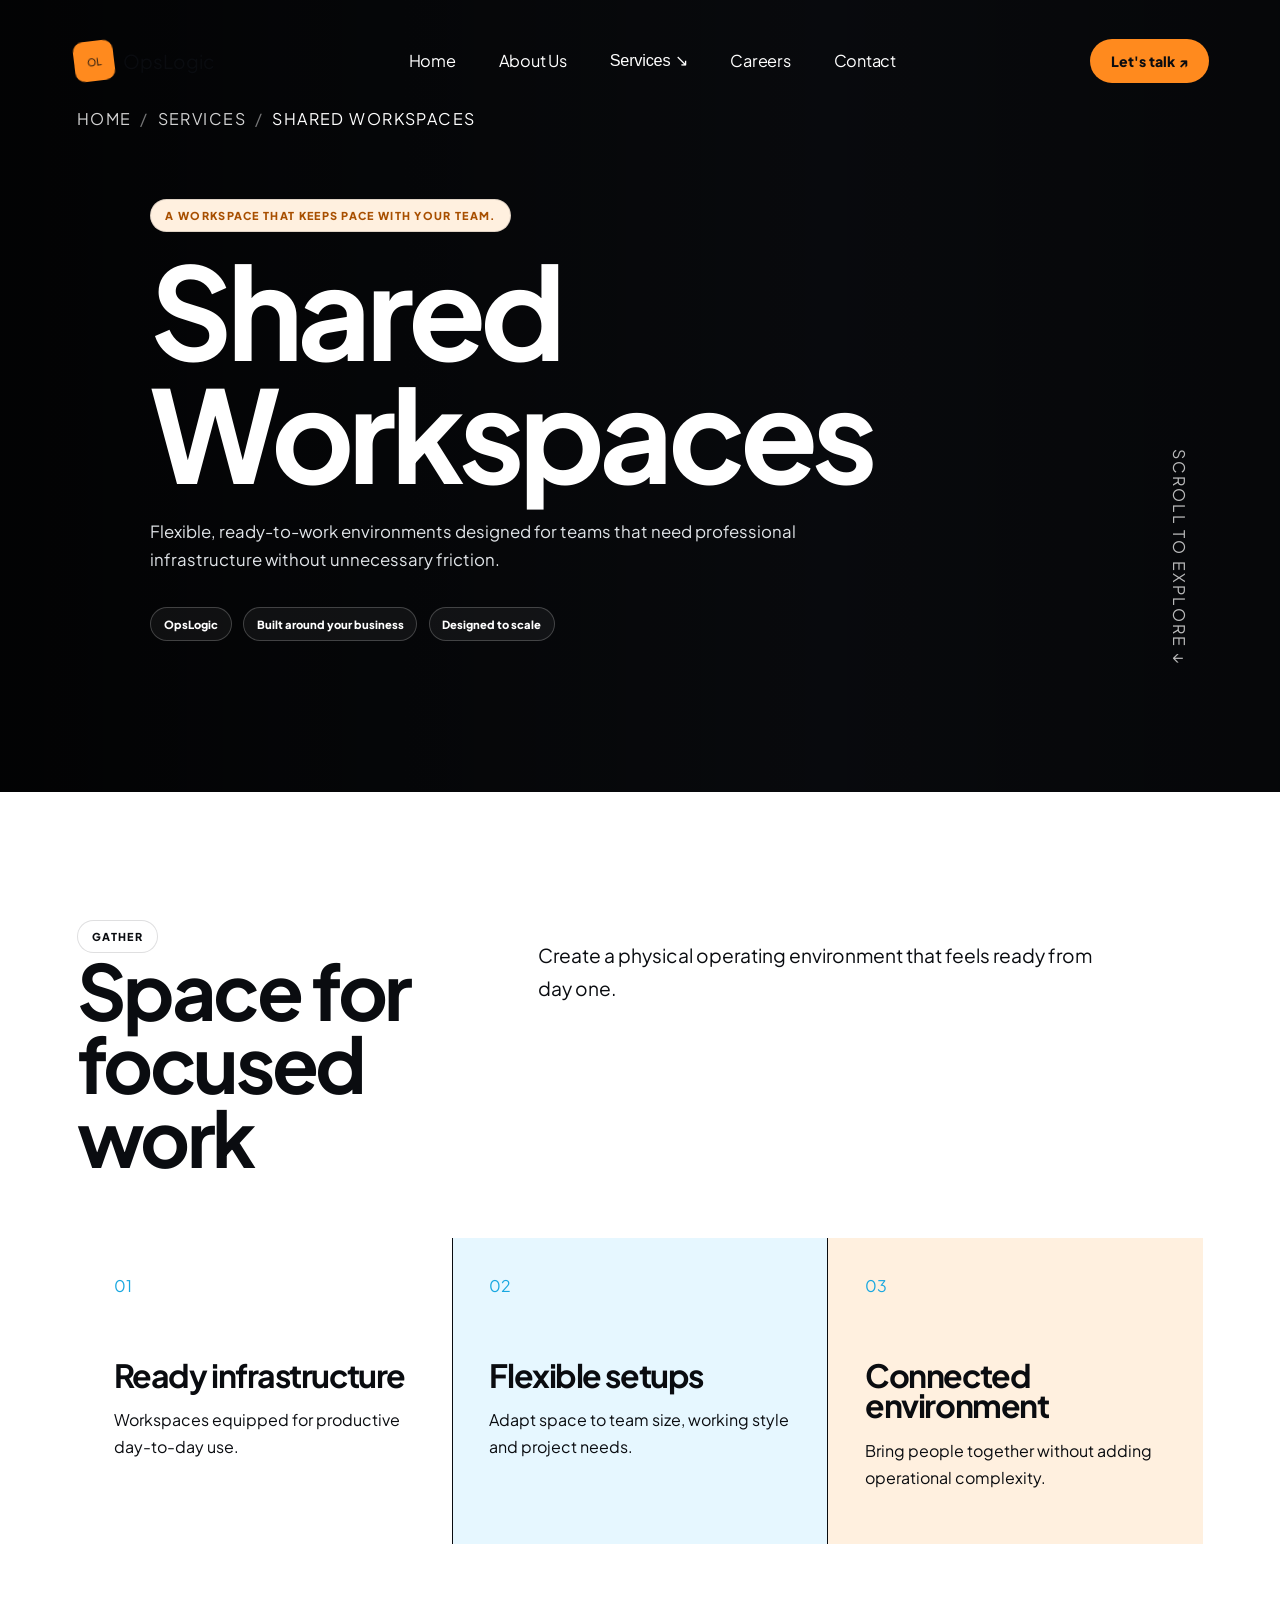
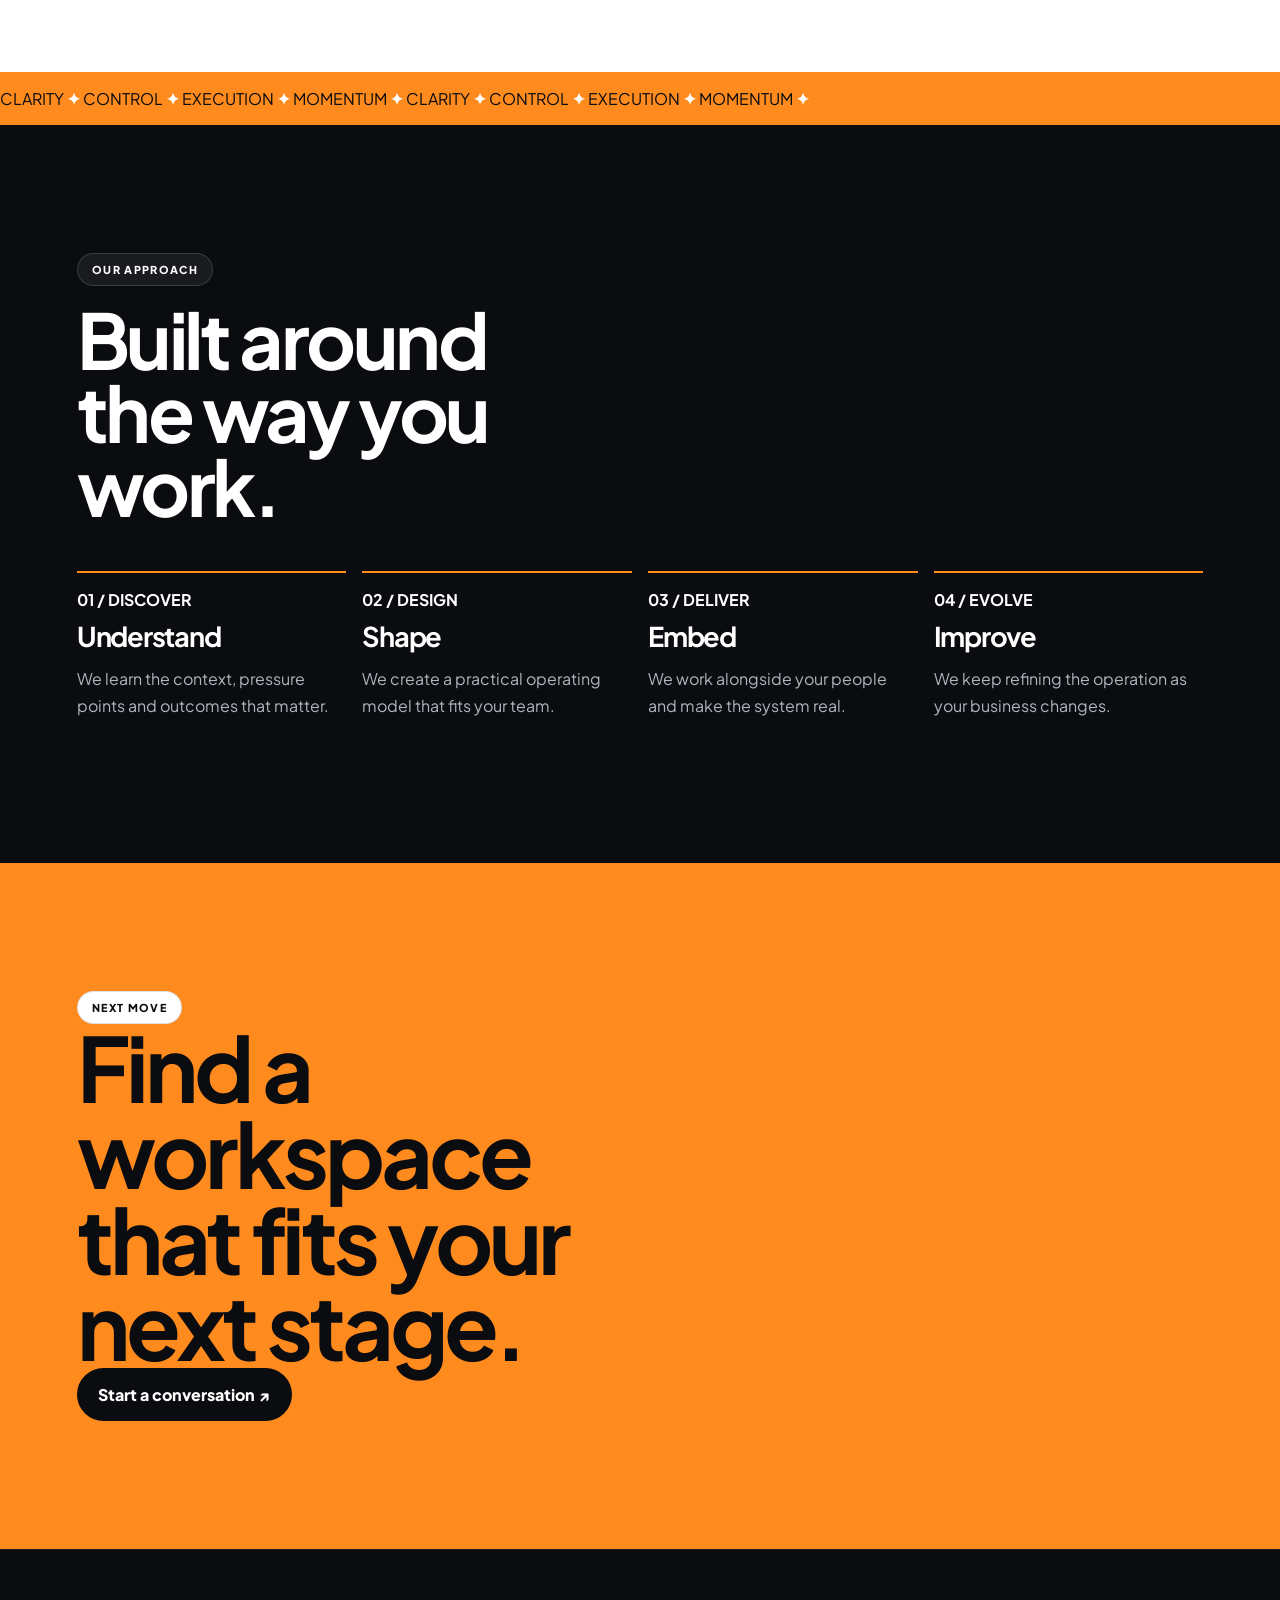
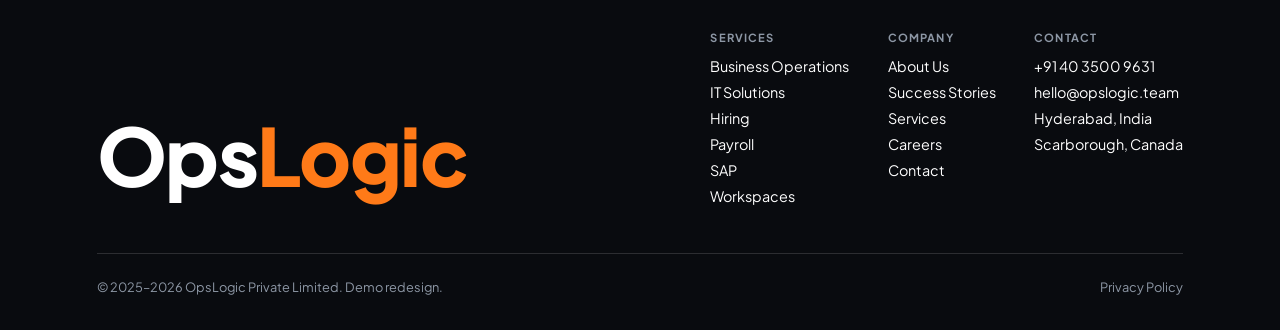
<file: shared-workspaces.html>
<!doctype html><html lang="en"><head><meta charset="utf-8"><meta name="viewport" content="width=device-width,initial-scale=1"><meta name="description" content="OpsLogic — operational solutions for growing businesses."><title>Shared Workspaces — OpsLogic</title><link rel="stylesheet" href="site.css"></head><body><header class="site-nav"><div class="nav-shell"><a class="brand" href="index.html"><span class="mark">OL</span>OpsLogic</a><nav class="nav-links"><a href="index.html">Home</a><a href="about-us.html" class="">About Us</a><div class="nav-drop"><button>Services ↘</button><div class="nav-drop-menu"><a href="business-operations.html">Business Operations</a><a href="it-solutions.html">IT Solutions</a><a href="hiring-services.html">Hiring Services</a><a href="payroll-services.html">Payroll Services</a><a href="sap-services.html">SAP Services</a><a href="shared-workspaces.html">Shared Workspaces</a></div></div><a href="careers.html" class="">Careers</a><a href="contact-us.html" class="">Contact</a></nav><a class="nav-cta" href="contact-us.html">Let's talk ↗</a></div></header><main><section class="internal-hero"><video autoplay muted loop playsinline poster="https://assets.mixkit.co/videos/40680/40680-thumb-360-0.jpg"><source src="https://assets.mixkit.co/videos/40680/40680-360.mp4" type="video/mp4"></video><div class="hero-shade"></div><div class="wrap hero-content reveal"><span class="eyebrow orange">A workspace that keeps pace with your team.</span><h1>Shared Workspaces</h1><p>Flexible, ready-to-work environments designed for teams that need professional infrastructure without unnecessary friction.</p><div class="hero-meta"><span>OpsLogic</span><span>Built around your business</span><span>Designed to scale</span></div></div><div class="hero-corner">Scroll to explore ↓</div></section><section class="statement"><div class="wrap service-intro"><div class="reveal"><span class="eyebrow">GATHER</span><h2>Space for focused work</h2></div><div class="reveal"><p>Create a physical operating environment that feels ready from day one.</p></div></div><div class="wrap service-features"><article class="feature reveal"><span class="feature-num">01</span><h3>Ready infrastructure</h3><p>Workspaces equipped for productive day-to-day use.</p></article><article class="feature reveal"><span class="feature-num">02</span><h3>Flexible setups</h3><p>Adapt space to team size, working style and project needs.</p></article><article class="feature reveal"><span class="feature-num">03</span><h3>Connected environment</h3><p>Bring people together without adding operational complexity.</p></article></div></section><div class="marquee"><div class="marquee-track">CLARITY <b>✦</b> CONTROL <b>✦</b> EXECUTION <b>✦</b> MOMENTUM <b>✦</b> CLARITY <b>✦</b> CONTROL <b>✦</b> EXECUTION <b>✦</b> MOMENTUM <b>✦</b></div></div><section class="ink"><div class="wrap"><span class="eyebrow">Our approach</span><h2 style="font-size:clamp(3rem,6vw,6rem);max-width:9ch;margin:1rem 0">Built around the way you work.</h2><div class="service-flow"><div class="flow"><b>01 / DISCOVER</b><h3>Understand</h3><p>We learn the context, pressure points and outcomes that matter.</p></div><div class="flow"><b>02 / DESIGN</b><h3>Shape</h3><p>We create a practical operating model that fits your team.</p></div><div class="flow"><b>03 / DELIVER</b><h3>Embed</h3><p>We work alongside your people and make the system real.</p></div><div class="flow"><b>04 / EVOLVE</b><h3>Improve</h3><p>We keep refining the operation as your business changes.</p></div></div></div></section><section class="service-cta"><div class="wrap"><span class="eyebrow">Next move</span><h2>Find a workspace that fits your next stage.</h2><a class="button" href="contact-us.html">Start a conversation ↗</a></div></section></main><footer class="ops-footer">
  <div class="wrap">
    <div class="foot-top">
      <div class="flogo">Ops<span class="orange">Logic</span></div>
      <div class="foot-links">
        <div>
          <h4>Services</h4>
          <ul><li><a href="#services">Business Operations</a></li><li><a href="#services">IT Solutions</a></li><li><a href="#services">Hiring</a></li><li><a href="#services">Payroll</a></li><li><a href="#services">SAP</a></li><li><a href="#services">Workspaces</a></li></ul>
        </div>
        <div>
          <h4>Company</h4>
          <ul><li><a href="about-us.html">About Us</a></li><li><a href="success-stories.html">Success Stories</a></li><li><a href="services.html">Services</a></li><li><a href="careers.html">Careers</a></li><li><a href="contact-us.html">Contact</a></li></ul>
        </div>
        <div>
          <h4>Contact</h4>
          <ul><li><a href="tel:+914035009631">+91 40 3500 9631</a></li><li><a href="mailto:hello@opslogic.team">hello@opslogic.team</a></li><li>Hyderabad, India</li><li>Scarborough, Canada</li></ul>
        </div>
      </div>
    </div>
    <div class="foot-bottom">
      <span>© 2025–2026 OpsLogic Private Limited. Demo redesign.</span>
      <span>Privacy Policy</span>
    </div>
  </div>
</footer><script src="shared-pages.js"></script></body></html>
</file>
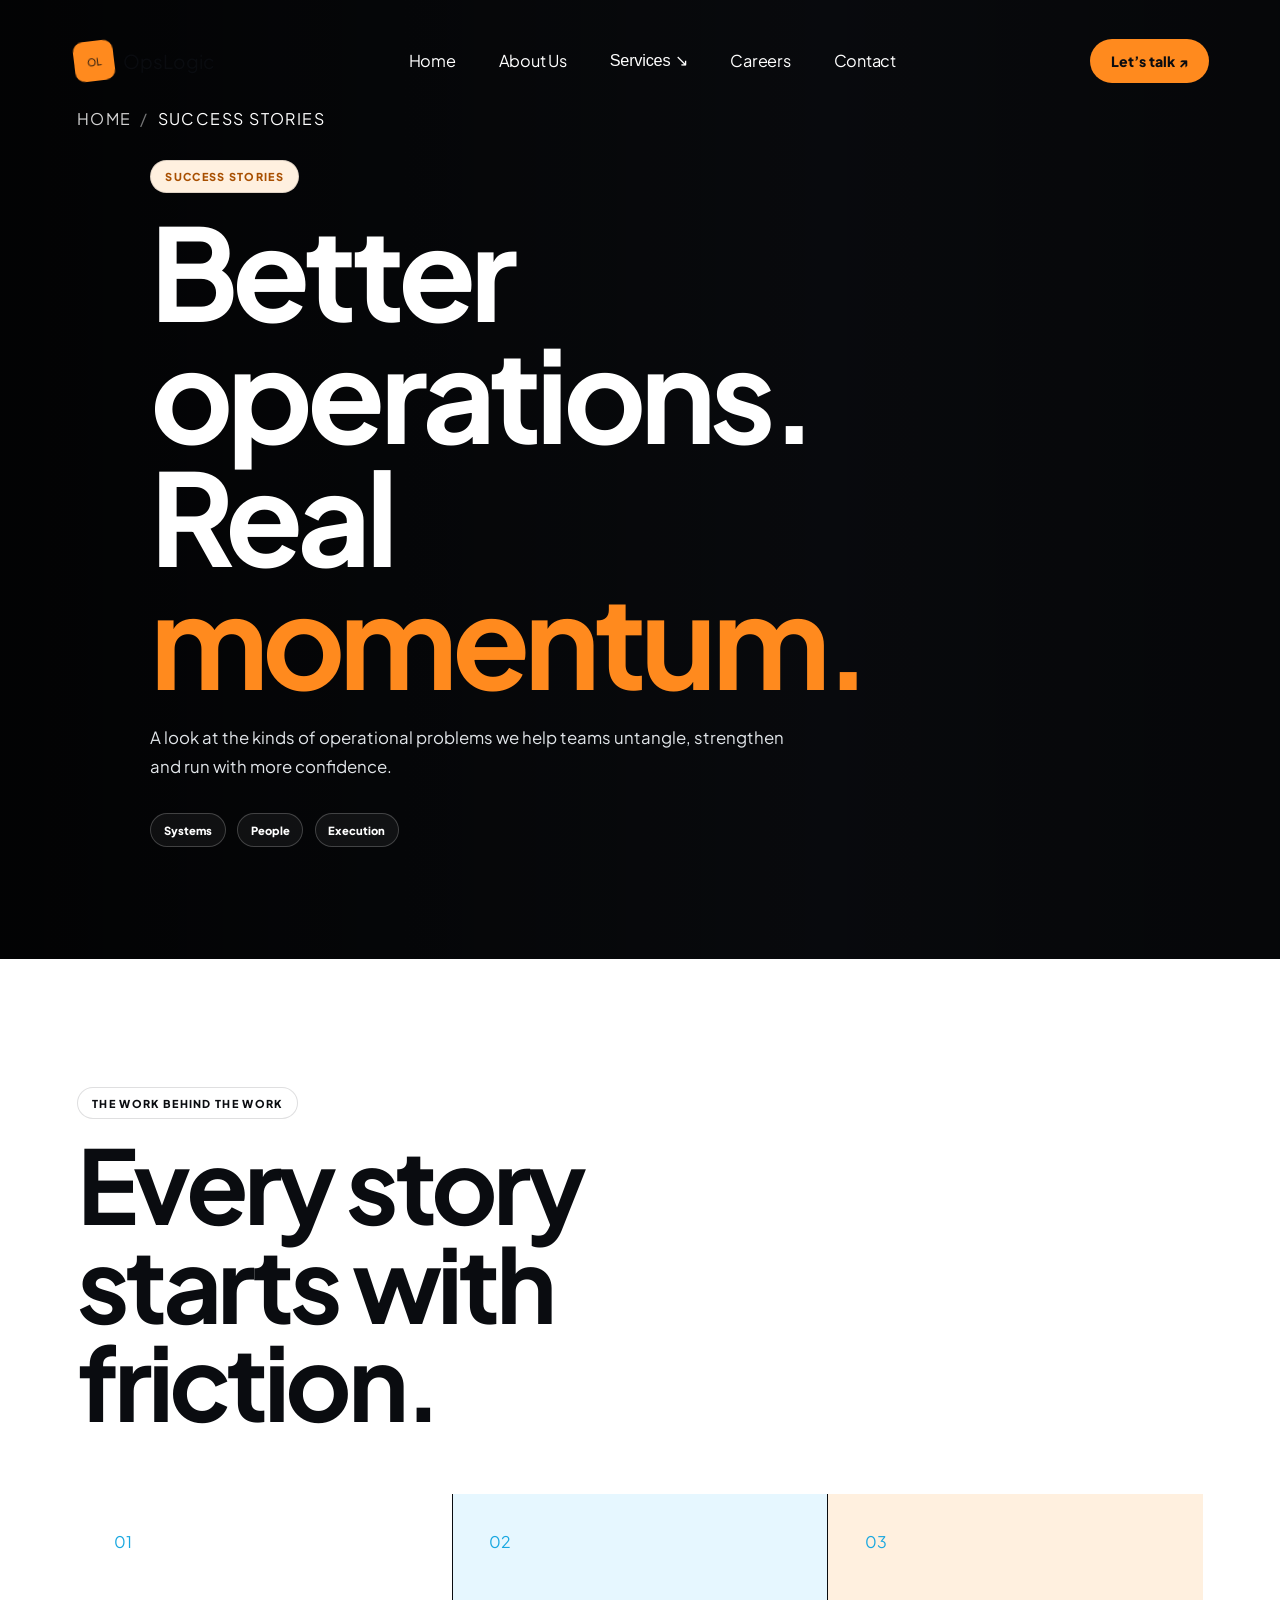
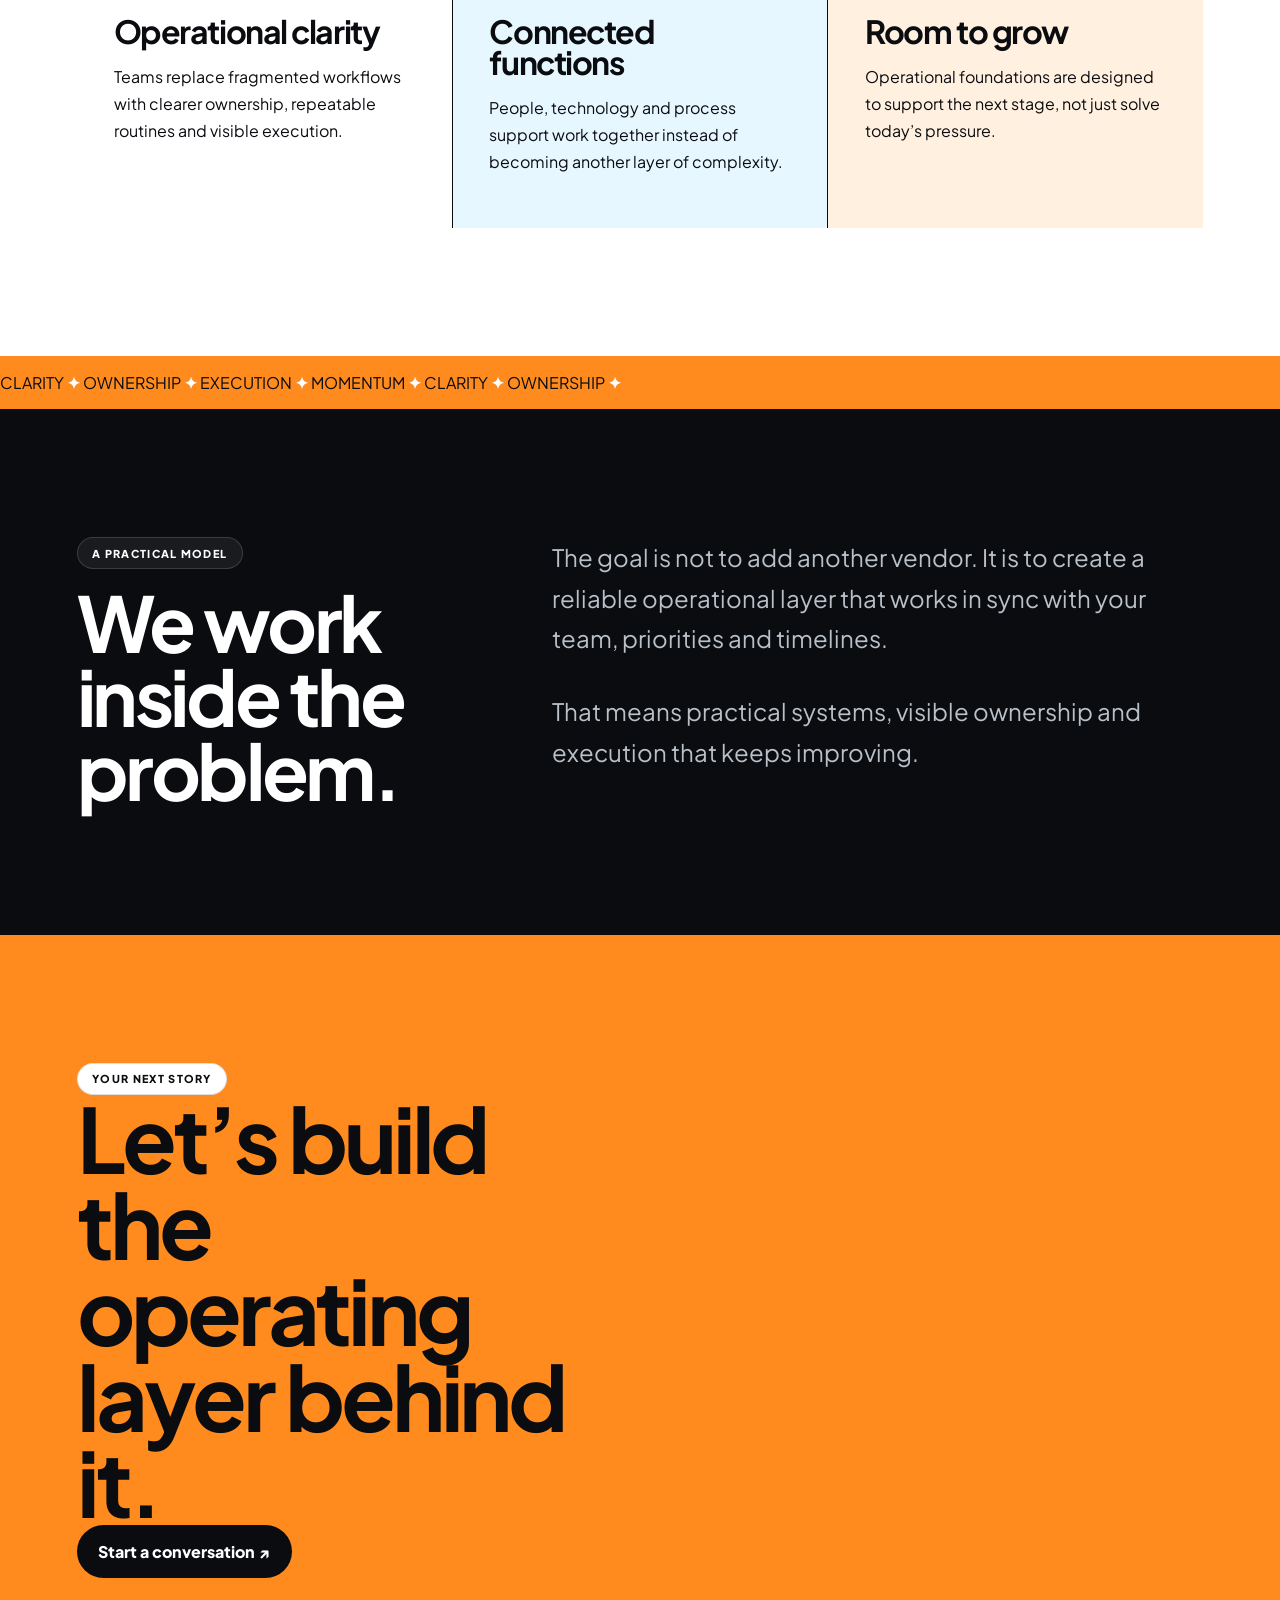
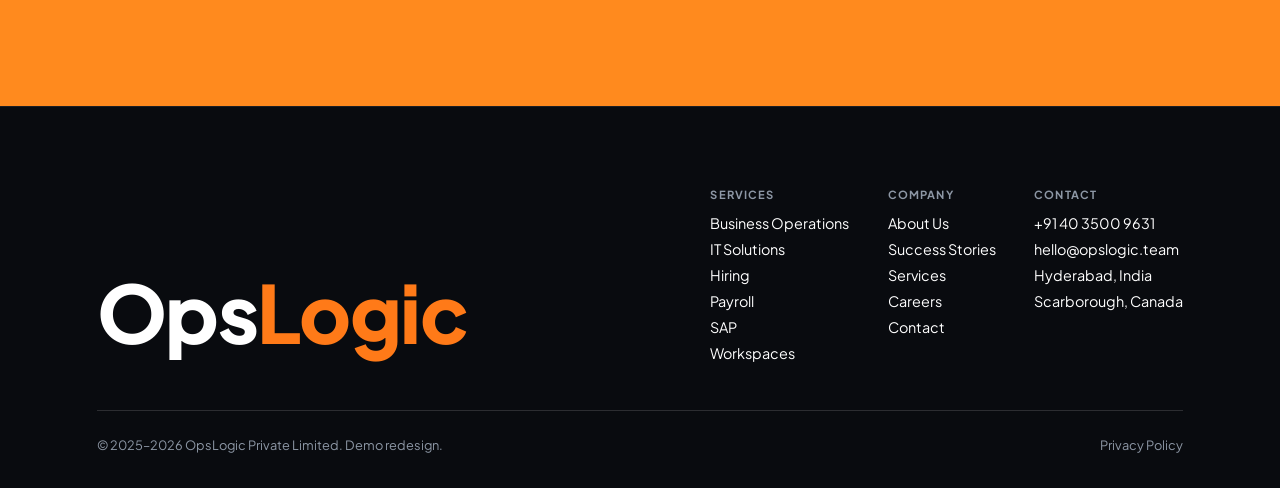
<file: success-stories.html>
<!doctype html><html lang="en"><head><meta charset="utf-8"><meta name="viewport" content="width=device-width,initial-scale=1"><title>Success Stories — OpsLogic</title><link rel="stylesheet" href="site.css"></head><body><header class="site-nav"><div class="nav-shell"><a class="brand" href="index.html"><span class="mark">OL</span>OpsLogic</a><nav class="nav-links"><a href="index.html">Home</a><a href="about-us.html">About Us</a><div class="nav-drop"><button>Services ↘</button><div class="nav-drop-menu"><a href="business-operations.html">Business Operations</a><a href="it-solutions.html">IT Solutions</a><a href="hiring-services.html">Hiring Services</a><a href="payroll-services.html">Payroll Services</a><a href="sap-services.html">SAP Services</a><a href="shared-workspaces.html">Shared Workspaces</a></div></div><a href="careers.html">Careers</a><a href="contact-us.html">Contact</a></nav><a class="nav-cta" href="contact-us.html">Let’s talk ↗</a></div></header><main><section class="internal-hero"><video autoplay muted loop playsinline poster="https://assets.mixkit.co/videos/40680/40680-thumb-360-0.jpg"><source src="https://assets.mixkit.co/videos/40680/40680-360.mp4" type="video/mp4"></video><div class="hero-shade"></div><div class="wrap hero-content reveal"><span class="eyebrow orange">Success stories</span><h1>Better operations. Real <em>momentum.</em></h1><p>A look at the kinds of operational problems we help teams untangle, strengthen and run with more confidence.</p><div class="hero-meta"><span>Systems</span><span>People</span><span>Execution</span></div></div></section><section class="statement"><div class="wrap"><span class="eyebrow">The work behind the work</span><h2 class="reveal" style="font-size:clamp(3.5rem,8vw,8rem);max-width:9ch;margin:1rem 0 3rem">Every story starts with friction.</h2><div class="service-features"><article class="feature reveal"><span class="feature-num">01</span><h3>Operational clarity</h3><p>Teams replace fragmented workflows with clearer ownership, repeatable routines and visible execution.</p></article><article class="feature reveal"><span class="feature-num">02</span><h3>Connected functions</h3><p>People, technology and process support work together instead of becoming another layer of complexity.</p></article><article class="feature reveal"><span class="feature-num">03</span><h3>Room to grow</h3><p>Operational foundations are designed to support the next stage, not just solve today’s pressure.</p></article></div></div></section><div class="marquee"><div class="marquee-track">CLARITY <b>✦</b> OWNERSHIP <b>✦</b> EXECUTION <b>✦</b> MOMENTUM <b>✦</b> CLARITY <b>✦</b> OWNERSHIP <b>✦</b></div></div><section class="ink"><div class="wrap statement-grid"><div><span class="eyebrow">A practical model</span><h2 style="font-size:clamp(3rem,6vw,6rem);max-width:8ch;margin-top:1rem">We work inside the problem.</h2></div><div class="statement-copy"><p class="muted">The goal is not to add another vendor. It is to create a reliable operational layer that works in sync with your team, priorities and timelines.</p><p class="muted">That means practical systems, visible ownership and execution that keeps improving.</p></div></div></section><section class="service-cta"><div class="wrap"><span class="eyebrow">Your next story</span><h2>Let’s build the operating layer behind it.</h2><a class="button" href="contact-us.html">Start a conversation ↗</a></div></section></main><footer class="ops-footer">
  <div class="wrap">
    <div class="foot-top">
      <div class="flogo">Ops<span class="orange">Logic</span></div>
      <div class="foot-links">
        <div>
          <h4>Services</h4>
          <ul><li><a href="#services">Business Operations</a></li><li><a href="#services">IT Solutions</a></li><li><a href="#services">Hiring</a></li><li><a href="#services">Payroll</a></li><li><a href="#services">SAP</a></li><li><a href="#services">Workspaces</a></li></ul>
        </div>
        <div>
          <h4>Company</h4>
          <ul><li><a href="about-us.html">About Us</a></li><li><a href="success-stories.html">Success Stories</a></li><li><a href="services.html">Services</a></li><li><a href="careers.html">Careers</a></li><li><a href="contact-us.html">Contact</a></li></ul>
        </div>
        <div>
          <h4>Contact</h4>
          <ul><li><a href="tel:+914035009631">+91 40 3500 9631</a></li><li><a href="mailto:hello@opslogic.team">hello@opslogic.team</a></li><li>Hyderabad, India</li><li>Scarborough, Canada</li></ul>
        </div>
      </div>
    </div>
    <div class="foot-bottom">
      <span>© 2025–2026 OpsLogic Private Limited. Demo redesign.</span>
      <span>Privacy Policy</span>
    </div>
  </div>
</footer><script src="shared-pages.js"></script></body></html>
</file>
<file: site.css>
@font-face{font-family:"Plus Jakarta Sans";src:url('assets/fonts/PlusJakartaSans-Regular.ttf') format('truetype');font-weight:400;font-style:normal;font-display:swap}
@font-face{font-family:"Plus Jakarta Sans";src:url('assets/fonts/PlusJakartaSans-Medium.ttf') format('truetype');font-weight:500;font-style:normal;font-display:swap}
@font-face{font-family:"Plus Jakarta Sans";src:url('assets/fonts/PlusJakartaSans-SemiBold.ttf') format('truetype');font-weight:600;font-style:normal;font-display:swap}
@font-face{font-family:"Plus Jakarta Sans";src:url('assets/fonts/PlusJakartaSans-Bold.ttf') format('truetype');font-weight:700;font-style:normal;font-display:swap}
@font-face{font-family:"Plus Jakarta Sans";src:url('assets/fonts/PlusJakartaSans-ExtraBold.ttf') format('truetype');font-weight:800 900;font-style:normal;font-display:swap}
:root{--ink:#0a0c10;--paper:#f8f7f3;--blue:#18a7e0;--orange:#ff8a1e;--lime:#e7ff73;--muted:#68717d;--line:rgba(10,12,16,.13);--ease:cubic-bezier(.22,1,.36,1)}*{box-sizing:border-box}html{scroll-behavior:smooth}body{margin:0;background:var(--paper);color:var(--ink);font-family:"Plus Jakarta Sans";overflow-x:hidden}a{text-decoration:none;color:inherit}h1,h2,h3{font-family:"Plus Jakarta Sans";line-height:.96;letter-spacing:-.045em;margin:0}p{line-height:1.7}.wrap{width:min(1240px,88vw);margin:auto}section{position:relative;padding:8rem 0;overflow:hidden}.eyebrow{display:inline-flex;align-items:center;gap:.55rem;border:1px solid var(--line);border-radius:100px;padding:.55rem .9rem;font-size:.68rem;font-weight:800;letter-spacing:.12em;text-transform:uppercase;background:#fff}.eyebrow.orange{background:#fff0df;color:#a84f00}.muted{color:var(--muted)}.button{display:inline-flex;align-items:center;gap:.5rem;border-radius:100px;padding:1rem 1.35rem;background:var(--orange);font-weight:800;transition:.3s var(--ease)}.button:hover{transform:translateY(-4px);box-shadow:0 14px 30px #ff8a1e3d}.button.dark{background:var(--ink);color:#fff}.reveal{opacity:0;transform:translateY(28px);transition:.75s var(--ease)}.reveal.in{opacity:1;transform:none}
.site-nav{position:fixed;top:0;left:0;width:100%;z-index:50;padding:18px 0}.nav-shell{width:min(1240px,92vw);margin:auto;display:flex;align-items:center;justify-content:space-between;padding:.65rem .7rem .65rem 1rem;border:1px solid transparent;border-radius:100px;transition:.3s var(--ease)}.site-nav.scrolled .nav-shell{background:#ffffffed;backdrop-filter:blur(18px);border-color:var(--line);box-shadow:0 12px 34px #00000012}.brand{display:flex;align-items:center;font:800 1.1rem ""Plus Jakarta Sans""}.mark{width:34px;height:34px;display:grid;place-items:center;background:var(--orange);border-radius:10px;margin-right:.55rem;transform:rotate(-7deg);font-size:.65rem}.nav-links{display:flex;gap:.15rem;align-items:center}.nav-links>a,.nav-drop>button{border:0;background:none;font:800 .78rem ""Plus Jakarta Sans"";padding:.7rem .8rem;border-radius:100px}.nav-links>a:hover,.nav-links>a.active,.nav-drop:hover>button{background:#e8f6fc;color:#087daf}.nav-drop{position:relative}.nav-drop-menu{position:absolute;top:calc(100% + 10px);right:0;width:260px;padding:.55rem;background:#fff;border:1px solid var(--line);border-radius:20px;box-shadow:0 20px 45px #0002;opacity:0;pointer-events:none;transform:translateY(8px);transition:.25s var(--ease)}.nav-drop:hover .nav-drop-menu,.nav-drop:focus-within .nav-drop-menu{opacity:1;pointer-events:auto;transform:none}.nav-drop-menu a{display:block;padding:.85rem;border-radius:13px}.nav-drop-menu a:hover{background:#f1f9fc}.nav-cta{background:var(--orange);border-radius:100px;padding:.8rem 1.15rem;font-size:.78rem;font-weight:800}.mobile-toggle{display:none}
.internal-hero{min-height:88vh;padding:10rem 0 7rem;display:flex;align-items:flex-end;background:var(--ink);color:#fff;isolation:isolate}.internal-hero video{position:absolute;inset:0;width:100%;height:100%;object-fit:cover;opacity:.48;filter:saturate(1.1) contrast(1.08)}.hero-shade{position:absolute;inset:0;background:linear-gradient(90deg,rgba(0,0,0,.78),rgba(0,0,0,.2) 65%,rgba(0,0,0,.45));z-index:-1}.hero-content{position:relative;z-index:2;max-width:980px}.hero-content h1{font-size:clamp(4rem,10vw,9.5rem);max-width:10ch;margin:1rem 0 1.5rem}.hero-content h1 em{font-style:normal;color:var(--orange)}.hero-content p{max-width:55ch;color:#e1e5e9;font-size:1.05rem}.hero-meta{display:flex;gap:.7rem;flex-wrap:wrap;margin-top:2rem}.hero-meta span{border:1px solid #ffffff35;border-radius:100px;padding:.55rem .8rem;font-size:.7rem;font-weight:800;background:#ffffff0d}.hero-corner{position:absolute;right:7vw;bottom:8rem;font:800 .7rem ""Plus Jakarta Sans"";letter-spacing:.12em;text-transform:uppercase;writing-mode:vertical-rl;color:#ffffffb8}
.statement{background:#fff}.statement-grid{display:grid;grid-template-columns:.8fr 1.4fr;gap:8vw;align-items:start}.statement h2{font-size:clamp(3rem,6vw,6.5rem);max-width:9ch}.statement-copy{font-size:clamp(1.1rem,2vw,1.5rem);max-width:34ch}.statement-copy p{margin:0 0 2rem}.ink{background:var(--ink);color:#fff}.ink .muted{color:#b9c0c8}.ink .eyebrow{background:#ffffff10;border-color:#ffffff25;color:#fff}.marquee{overflow:hidden;background:var(--orange);padding:1rem 0;white-space:nowrap}.marquee-track{display:inline-block;font:900 clamp(1rem,2vw,1.5rem) ""Plus Jakarta Sans"";animation:marquee 24s linear infinite}.marquee-track span{padding:0 2rem}.marquee-track b{color:#fff}@keyframes marquee{to{transform:translateX(-50%)}}
.value-list{border-top:1px solid #ffffff25;margin-top:3rem}.value{display:grid;grid-template-columns:90px 1fr 1.4fr;gap:2rem;padding:1.7rem 0;border-bottom:1px solid #ffffff25;align-items:center;transition:.3s}.value:hover{padding-left:1rem;background:linear-gradient(90deg,#ffffff08,transparent)}.value-num{font:900 1rem ""Plus Jakarta Sans"";color:var(--orange)}.value h3{font-size:clamp(1.4rem,2.4vw,2.4rem)}.value p{margin:0;color:#b8c0c8}.duo{display:grid;grid-template-columns:1fr 1fr;gap:1px;background:var(--ink)}.duo article{padding:clamp(2rem,6vw,6rem);min-height:480px;display:flex;flex-direction:column;justify-content:space-between}.duo article:first-child{background:#dff5ff}.duo article:last-child{background:#ffe8d0}.duo h2{font-size:clamp(3rem,6vw,6rem);max-width:8ch}.duo p{max-width:38ch;font-size:1.05rem}
.industry-line{display:flex;flex-wrap:wrap;gap:.7rem;margin-top:2.5rem}.industry-line span{font:900 clamp(1.5rem,3vw,3rem) ""Plus Jakarta Sans"";border-bottom:2px solid var(--ink);padding-bottom:.15rem}.industry-line span:nth-child(even){color:var(--blue)}.perks{display:grid;grid-template-columns:1fr 1fr;border-top:1px solid var(--line)}.perk{min-height:260px;padding:2.3rem;border-bottom:1px solid var(--line);border-right:1px solid var(--line)}.perk:nth-child(even){border-right:0}.perk h3{font-size:clamp(1.6rem,3vw,2.5rem);margin-bottom:1rem}.perk p{color:var(--muted);max-width:42ch}.jobs-head{display:flex;justify-content:space-between;align-items:end;gap:2rem;margin-bottom:2rem}.job-row{display:grid;grid-template-columns:1.5fr .7fr .7fr .4fr;gap:1rem;align-items:center;padding:1.35rem 0;border-top:1px solid var(--line)}.job-row:last-child{border-bottom:1px solid var(--line)}.job-row strong{font-size:1.05rem}.job-row small{color:var(--muted)}.job-apply{justify-self:end;border:1px solid var(--ink);border-radius:100px;padding:.7rem 1rem;font-size:.75rem;font-weight:800}.job-apply:hover{background:var(--ink);color:#fff}
.contact-grid{display:grid;grid-template-columns:.8fr 1.2fr;gap:6vw}.contact-form{background:#fff;padding:2rem;border:1px solid var(--line);border-radius:28px}.field{margin-bottom:1.1rem}.field label{display:block;font-size:.75rem;font-weight:800;margin-bottom:.45rem}.field input,.field textarea,.field select{width:100%;border:1px solid var(--line);border-radius:14px;padding:1rem;background:#fafafa;font:inherit}.field textarea{min-height:150px;resize:vertical}.contact-note{font-size:clamp(2rem,4vw,4rem);font-family:"Plus Jakarta Sans";line-height:1}.contact-note em{color:var(--blue);font-style:normal}.steps{display:grid;grid-template-columns:repeat(3,1fr);gap:1px;background:var(--line)}.step{background:var(--ink);color:#fff;padding:2rem;min-height:260px}.step b{color:var(--orange);font-size:.7rem}.step h3{margin:2rem 0 1rem;font-size:1.7rem}.step p{color:#b9c0c8}
.service-hero h1{max-width:8ch}.service-intro{display:grid;grid-template-columns:.7fr 1.3fr;gap:8vw}.service-intro h2{font-size:clamp(3rem,6vw,6rem)}.service-intro p{font-size:1.2rem;max-width:42ch}.service-features{display:grid;grid-template-columns:repeat(3,1fr);gap:1px;background:var(--ink);margin-top:4rem}.feature{background:#fff;padding:2.3rem;min-height:300px}.feature:nth-child(3n+2){background:#e6f7ff}.feature:nth-child(3n+3){background:#fff0df}.feature-num{font:900 .75rem ""Plus Jakarta Sans"";color:var(--blue)}.feature h3{font-size:2rem;margin:4rem 0 1rem}.service-flow{display:grid;grid-template-columns:repeat(4,1fr);gap:1rem;margin-top:3rem}.flow{border-top:2px solid var(--orange);padding-top:1rem}.flow b{font:900 .75rem ""Plus Jakarta Sans""}.flow h3{font-size:1.7rem;margin:.8rem 0}.flow p{color:#aeb6bf}.service-cta{background:var(--orange);color:var(--ink)}.service-cta h2{font-size:clamp(3rem,7vw,7rem);max-width:8ch}.service-cta .button{background:var(--ink);color:#fff}

/* Shared OpsLogic footer — homepage structure, dark treatment */
.ops-footer{background:#090b0f;color:#fff;padding:5rem 0 2.2rem;border-top:1px solid rgba(255,255,255,.08)}
.ops-footer .wrap{max-width:1200px;margin:0 auto;padding:0 1.25rem}
.ops-footer .foot-top{display:flex;justify-content:space-between;align-items:flex-end;flex-wrap:wrap;gap:2rem;margin-bottom:3rem}
.ops-footer .flogo{font-family:"Plus Jakarta Sans",sans-serif;font-weight:800;font-size:clamp(2.4rem,7vw,5rem);letter-spacing:-.02em;color:#fff}
.ops-footer .flogo .orange{color:#ff7a18}
.ops-footer .foot-links{display:flex;gap:2.4rem;flex-wrap:wrap}
.ops-footer .foot-links h4{font-family:"Plus Jakarta Sans",sans-serif;font-size:.7rem;letter-spacing:.1em;text-transform:uppercase;color:#8d97a5;margin:0 0 .8rem}
.ops-footer .foot-links ul{list-style:none;margin:0;padding:0;display:flex;flex-direction:column;gap:.5rem}
.ops-footer .foot-links a,.ops-footer .foot-links li{font-family:"Plus Jakarta Sans",sans-serif;font-size:.9rem;color:#fff;text-decoration:none}
.ops-footer .foot-links a:hover{color:#ff7a18}
.ops-footer .foot-bottom{display:flex;justify-content:space-between;flex-wrap:wrap;gap:1rem;padding-top:1.6rem;border-top:1px solid rgba(255,255,255,.14);font-family:"Plus Jakarta Sans",sans-serif;font-size:.8rem;color:#8d97a5}

@media(max-width:850px){.ops-footer .foot-top{align-items:flex-start}.ops-footer .foot-links{gap:2rem}.ops-footer .foot-bottom{align-items:flex-start}}

@media(max-width:850px){.nav-links{display:none}.mobile-toggle{display:block;border:0;background:none;font-size:1.2rem}.nav-cta{padding:.7rem .9rem}.nav-shell{width:94vw}.internal-hero{min-height:78vh}.hero-corner{display:none}.statement-grid,.service-intro,.contact-grid{grid-template-columns:1fr;gap:2rem}.duo,.perks{grid-template-columns:1fr}.perk,.perk:nth-child(even){border-right:0}.value{grid-template-columns:45px 1fr}.value p{grid-column:2}.service-features{grid-template-columns:1fr}.service-flow{grid-template-columns:1fr 1fr}.job-row{grid-template-columns:1fr 1fr}.job-apply{justify-self:start}.footer-grid{grid-template-columns:1fr}}
@media(max-width:520px){section{padding:5rem 0}.hero-content h1{font-size:clamp(3.4rem,17vw,5rem)}.hero-content p{font-size:.95rem}.service-flow{grid-template-columns:1fr}.job-row{grid-template-columns:1fr}.duo article{min-height:380px}}


/* ===== 2026 polish: larger navigation, breadcrumbs + creative service cards ===== */
.nav-shell{padding:.85rem 1rem .85rem 1.2rem;min-height:68px}
.brand{font-size:1.2rem}.mark{width:40px;height:40px}
.nav-links{gap:.3rem}.nav-links>a,.nav-drop>button{font-size:.9rem;padding:.82rem 1rem;letter-spacing:-.01em}.nav-cta{padding:.9rem 1.3rem;font-size:.88rem}
.breadcrumbs{position:absolute;left:6vw;bottom:2.2rem;z-index:4;display:flex;align-items:center;gap:.55rem;color:#fff9;font:700 .72rem ""Plus Jakarta Sans"";text-transform:uppercase;letter-spacing:.09em}.breadcrumbs a{color:#fff9;transition:.2s}.breadcrumbs a:hover{color:#fff}.breadcrumbs .current{color:#fff}.breadcrumbs .sep{opacity:.45}.hero-content.has-breadcrumb{padding-bottom:3.8rem}

/* Home: core services become a tactile animated card gallery */
#services{background:linear-gradient(180deg,#f8f7f3 0%,#eef8fc 100%);padding-top:7rem;padding-bottom:8rem}
#services .services-head h2{font-size:clamp(2.6rem,5vw,5rem);max-width:11ch}
#services .gallery-track{display:grid!important;grid-template-columns:repeat(3,minmax(0,1fr));gap:1.25rem;width:min(1240px,88vw);margin:2rem auto 0;padding:0;overflow:visible}
#services .service-slide{position:relative!important;display:flex!important;flex-direction:column!important;justify-content:space-between!important;min-height:350px;width:auto!important;margin:0!important;padding:1.7rem!important;border:1px solid rgba(10,12,16,.11)!important;border-radius:28px!important;background:#fff!important;overflow:hidden;box-shadow:0 10px 0 rgba(10,12,16,.04);opacity:0;transform:translateY(35px) rotate(var(--card-rot,0deg));transition:opacity .7s var(--ease),transform .7s var(--ease),box-shadow .35s var(--ease),background .35s var(--ease)!important}
#services .service-slide:nth-child(1){--card-rot:-1.2deg;background:#e7f7fd!important}.service-slide:nth-child(2){--card-rot:1deg;background:#fff0df!important}.service-slide:nth-child(3){--card-rot:-.5deg;background:#eef0ff!important}.service-slide:nth-child(4){--card-rot:.8deg;background:#fff!important}.service-slide:nth-child(5){--card-rot:-1deg;background:#e7f7fd!important}.service-slide:nth-child(6){--card-rot:.7deg;background:#fff0df!important}
#services .service-slide.in{opacity:1;transform:translateY(0) rotate(var(--card-rot))}.service-slide::before{content:"";position:absolute;width:180px;height:180px;border-radius:50%;right:-65px;top:-65px;background:rgba(24,167,224,.18);transition:transform .5s var(--ease)}.service-slide:nth-child(even)::before{background:rgba(255,138,30,.18)}.service-slide:hover{transform:translateY(-10px) rotate(0)!important;box-shadow:0 24px 45px rgba(10,12,16,.14)!important}.service-slide:hover::before{transform:scale(1.35)}
#services .service-slide .icon-badge{position:relative;z-index:1;margin:0!important}.service-slide .idx{position:relative;z-index:1;margin-top:1.2rem}.service-slide h3{position:relative;z-index:1;font-size:clamp(1.7rem,2.8vw,2.8rem)!important;margin:1rem 0 .6rem!important}.service-slide p{position:relative;z-index:1;max-width:34ch;font-size:.92rem!important;color:#58616d!important}.gallery-nav{display:none!important}
@media(max-width:900px){#services .gallery-track{grid-template-columns:repeat(2,minmax(0,1fr))}}@media(max-width:620px){.nav-shell{min-height:60px}.nav-links>a,.nav-drop>button{font-size:.82rem}.nav-cta{font-size:.78rem;padding:.75rem 1rem}#services .gallery-track{grid-template-columns:1fr;width:88vw}.breadcrumbs{bottom:1.3rem;font-size:.62rem}.hero-content.has-breadcrumb{padding-bottom:3.2rem}}

/* ===== Final navigation + hero breadcrumb polish ===== */
@media (min-width: 851px){
  .nav-shell{min-height:78px;padding:1rem 1.2rem 1rem 1.35rem}
  .nav-links{gap:.45rem}
  .nav-links>a,.nav-drop>button{font-size:1.02rem;padding:.95rem 1.12rem;letter-spacing:-.015em}
  .nav-cta{font-size:.98rem;padding:1rem 1.45rem}
}

/* Inner-page navigation sits over the video hero, so links remain clearly white. */
.internal-hero ~ *{}
body:has(.internal-hero) .site-nav:not(.scrolled) .nav-links>a,
body:has(.internal-hero) .site-nav:not(.scrolled) .nav-drop>button{color:#fff}
body:has(.internal-hero) .site-nav:not(.scrolled) .nav-links>a:hover,
body:has(.internal-hero) .site-nav:not(.scrolled) .nav-links>a.active,
body:has(.internal-hero) .site-nav:not(.scrolled) .nav-drop:hover>button{color:#fff;background:#ffffff18}

/* Breadcrumbs belong to the top-left of the video hero, directly under the nav. */
.breadcrumbs{left:6vw;right:auto;top:108px;bottom:auto;margin:0;z-index:6;color:#fff;}
.breadcrumbs a{color:#fff;opacity:.82}
.breadcrumbs .current{color:#fff;opacity:1}
.breadcrumbs .sep{color:#fff;opacity:.45}
.hero-content.has-breadcrumb{padding-bottom:0}

@media(max-width:850px){
  .breadcrumbs{top:88px;left:5vw;font-size:.62rem}
}

/* Final nav dropdown readability */
.nav-drop-menu a{color:var(--ink)!important;font-weight:700!important;}
.nav-drop-menu a:hover{color:#087daf!important;background:#eef8fc!important;}

/* Final fixes: Plus "Plus Jakarta Sans" only + visible home Services on scroll */
header.scrolled .home-service-drop>button{color:var(--ink)!important;background:transparent}
header.scrolled .home-service-drop>button:hover{color:#087daf!important;background:#e8f6fc}
.home-service-drop>button{font-family:"Plus Jakarta Sans"!important}
.home-service-menu,.home-service-menu a{font-family:"Plus Jakarta Sans"!important}

/* Final fixes: Plus "Plus Jakarta Sans" only + visible home Services on scroll */
header.scrolled .home-service-drop>button{color:var(--ink)!important;background:transparent}
header.scrolled .home-service-drop>button:hover{color:#087daf!important;background:#e8f6fc}
.home-service-drop>button,.home-service-menu,.home-service-menu a{font-family:"Plus Jakarta Sans"!important}
.breadcrumbs{pointer-events:auto}.breadcrumbs a{pointer-events:auto;cursor:pointer}

/* NAVBAR STABILITY PATCH */
header .nav-inner{min-height:58px;gap:1.25rem}
header .logo{flex:0 0 auto;white-space:nowrap}
header nav.links{display:flex;align-items:center;justify-content:center;gap:.3rem;flex:1;min-width:0}
header nav.links>a,
header .home-service-drop>button{font-family:"Plus Jakarta Sans",sans-serif!important;font-size:1.05rem!important;font-weight:700!important;line-height:1!important;white-space:nowrap;padding:.72rem .9rem!important;color:rgba(255,255,255,.94);border-radius:999px}
header.scrolled nav.links>a,
header.scrolled .home-service-drop>button{color:var(--ink)!important}
header nav.links>a:hover,
header .home-service-drop>button:hover{background:rgba(255,255,255,.14);color:#fff}
header.scrolled nav.links>a:hover,
header.scrolled .home-service-drop>button:hover{background:var(--blue-wash);color:var(--blue-deep)!important}
.home-service-drop{position:relative;display:flex;align-items:center;flex:0 0 auto}
.home-service-drop>button{appearance:none;border:0;cursor:pointer;margin:0}
.home-service-menu{position:absolute;top:calc(100% + 12px);left:50%;transform:translate(-50%,8px);width:280px;padding:.55rem;background:#fff;border:1px solid var(--line);border-radius:20px;box-shadow:0 20px 45px rgba(11,12,16,.16);opacity:0;visibility:hidden;pointer-events:none;transition:opacity .22s var(--ease),transform .22s var(--ease),visibility .22s;z-index:800}
.home-service-menu a{display:block!important;padding:.72rem .85rem!important;border-radius:12px;color:var(--ink)!important;font-size:.9rem!important;font-weight:700!important;line-height:1.2!important;white-space:nowrap;background:transparent!important}
.home-service-menu a:hover{background:var(--blue-wash)!important;color:var(--blue-deep)!important}
.home-service-drop:hover .home-service-menu,
.home-service-drop:focus-within .home-service-menu{opacity:1;visibility:visible;pointer-events:auto;transform:translate(-50%,0)}
header .nav-cta{flex:0 0 auto;white-space:nowrap;font-size:.88rem!important;padding:.82rem 1.3rem!important}
@media(max-width:980px){header nav.links{display:none}header .nav-inner{gap:.5rem}}
</file>
